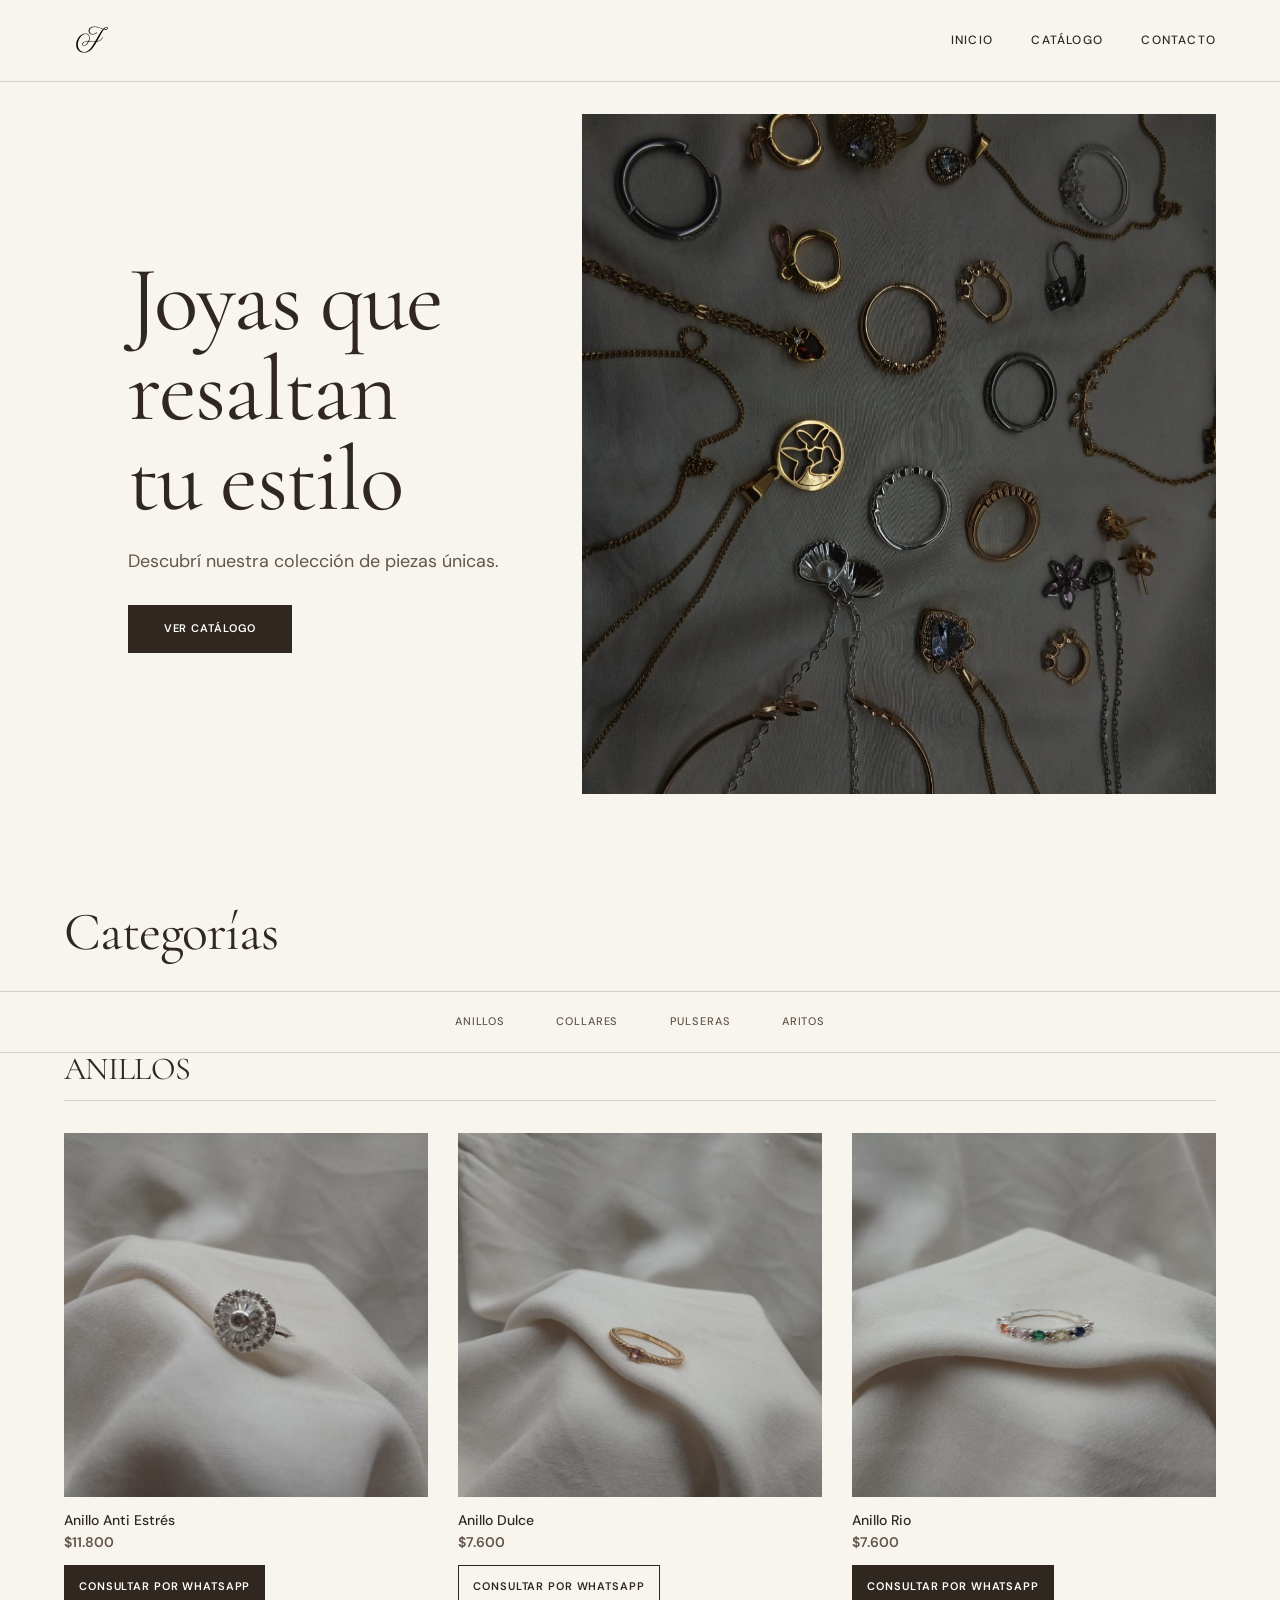
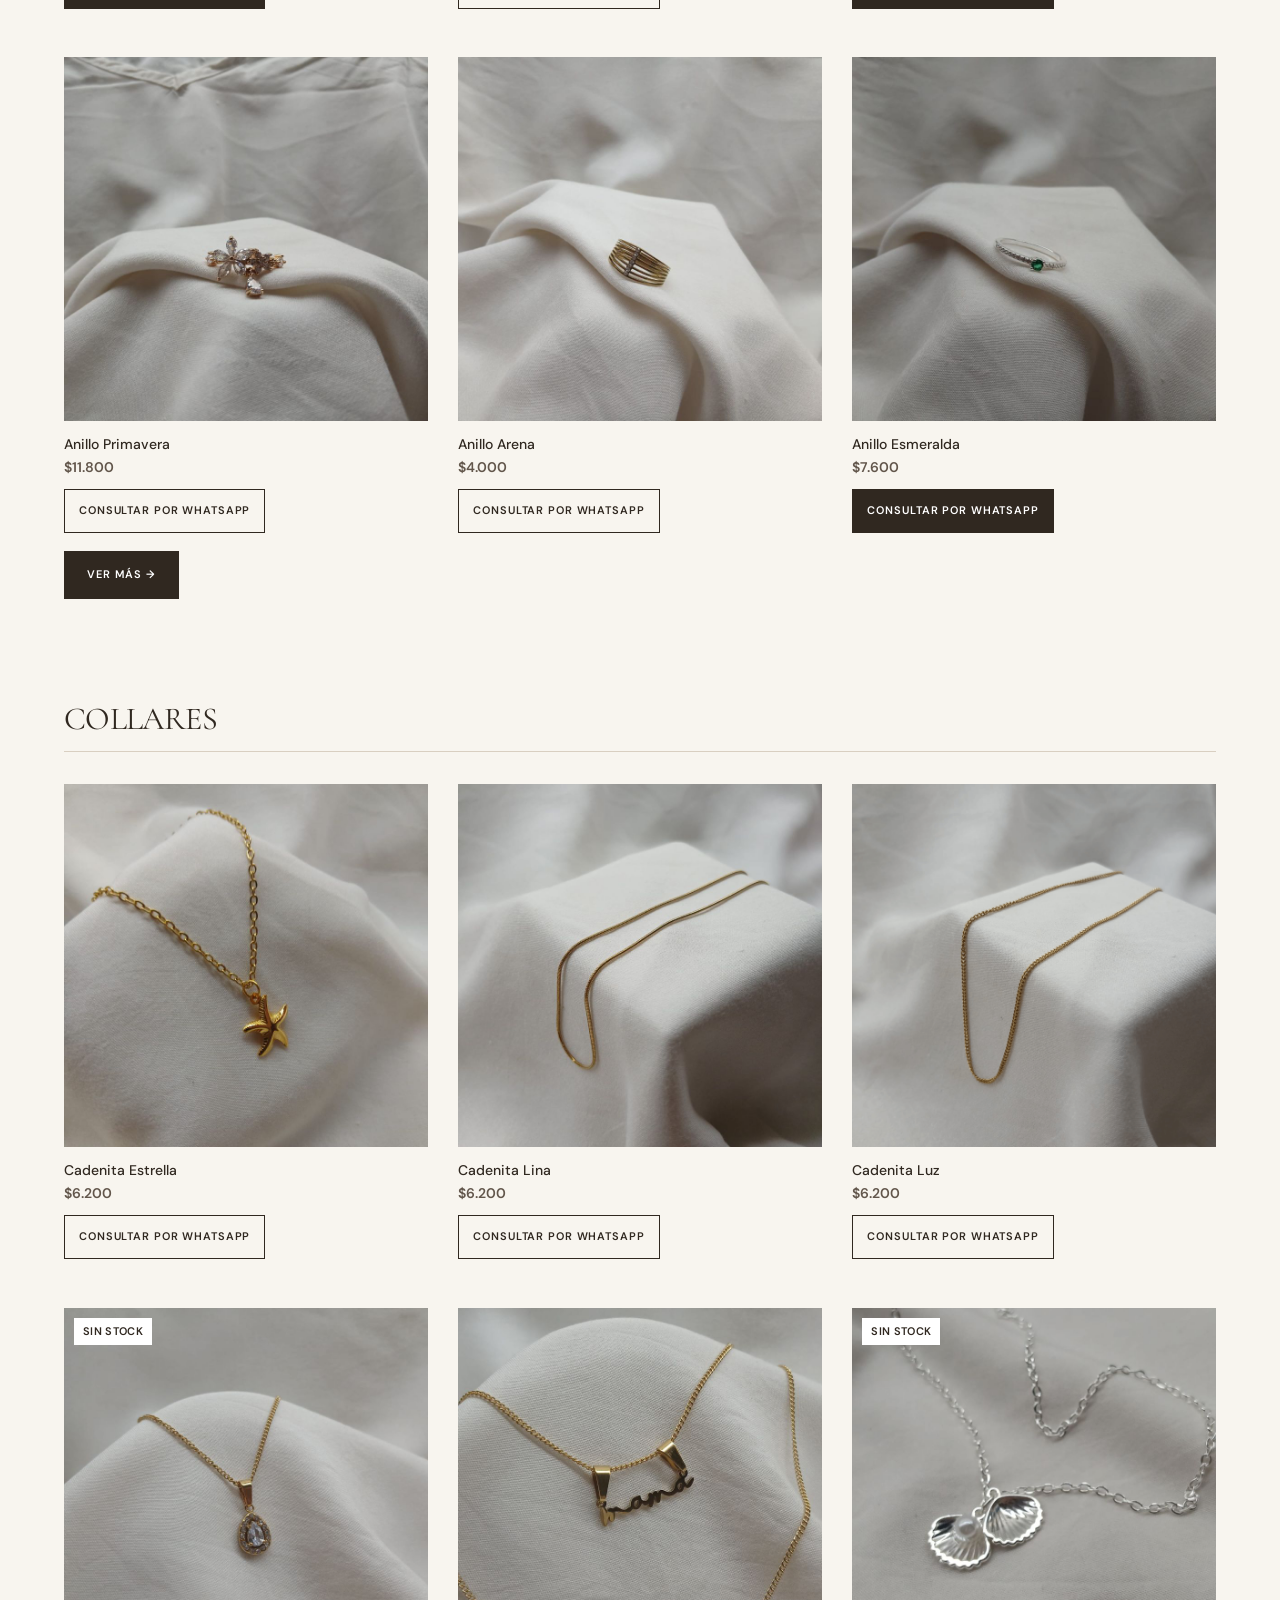
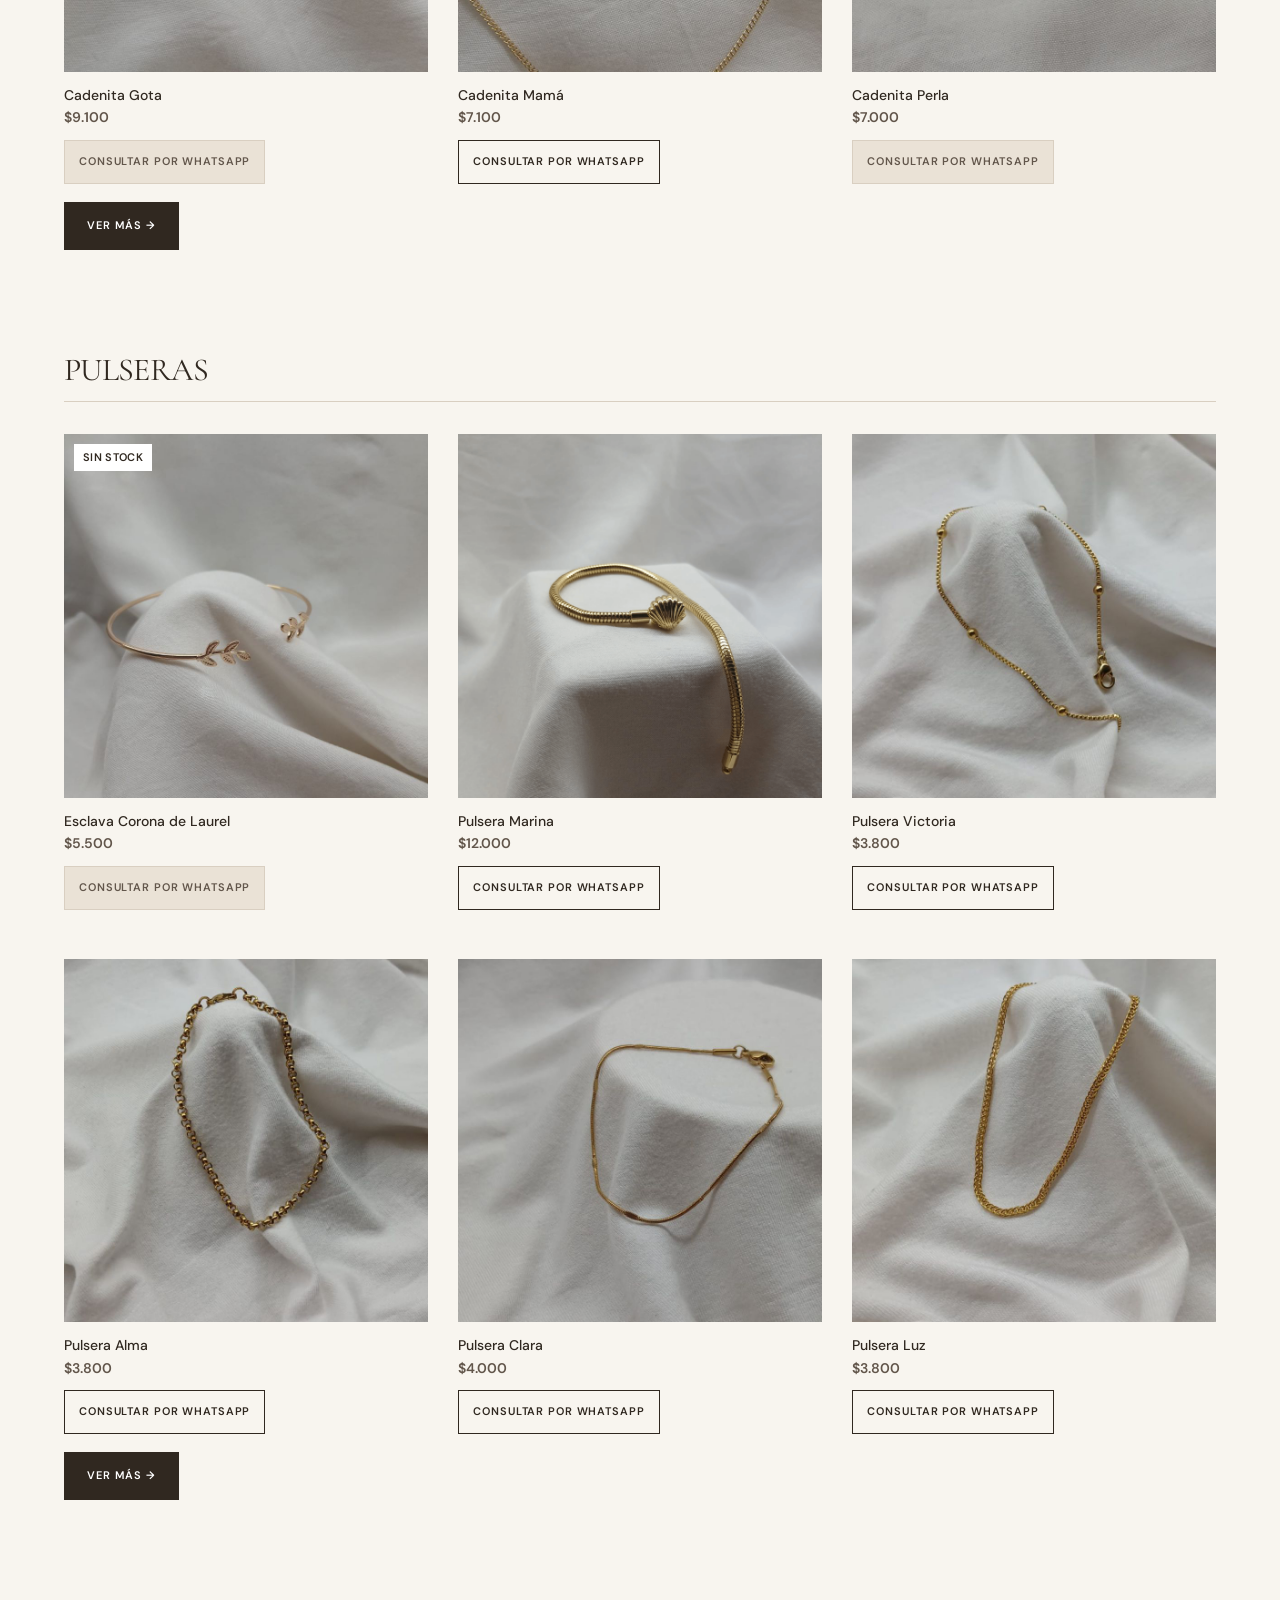
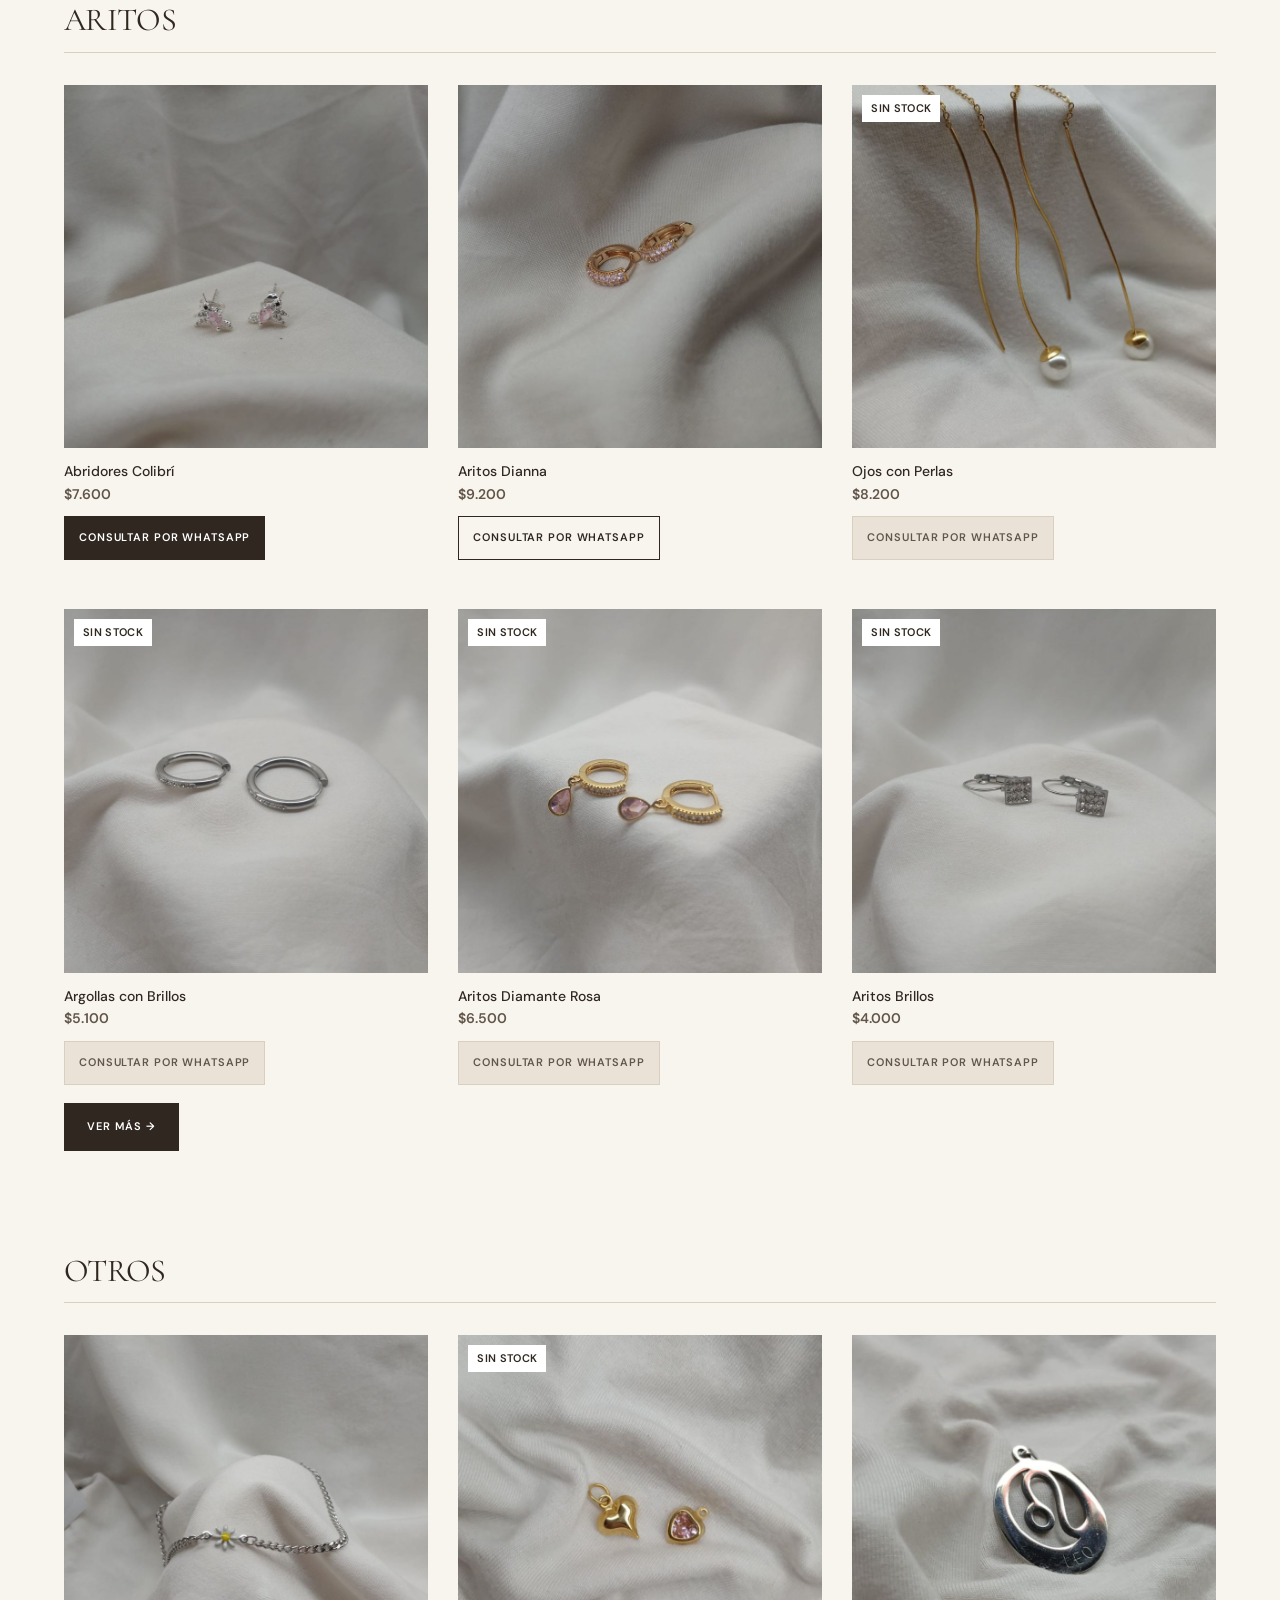
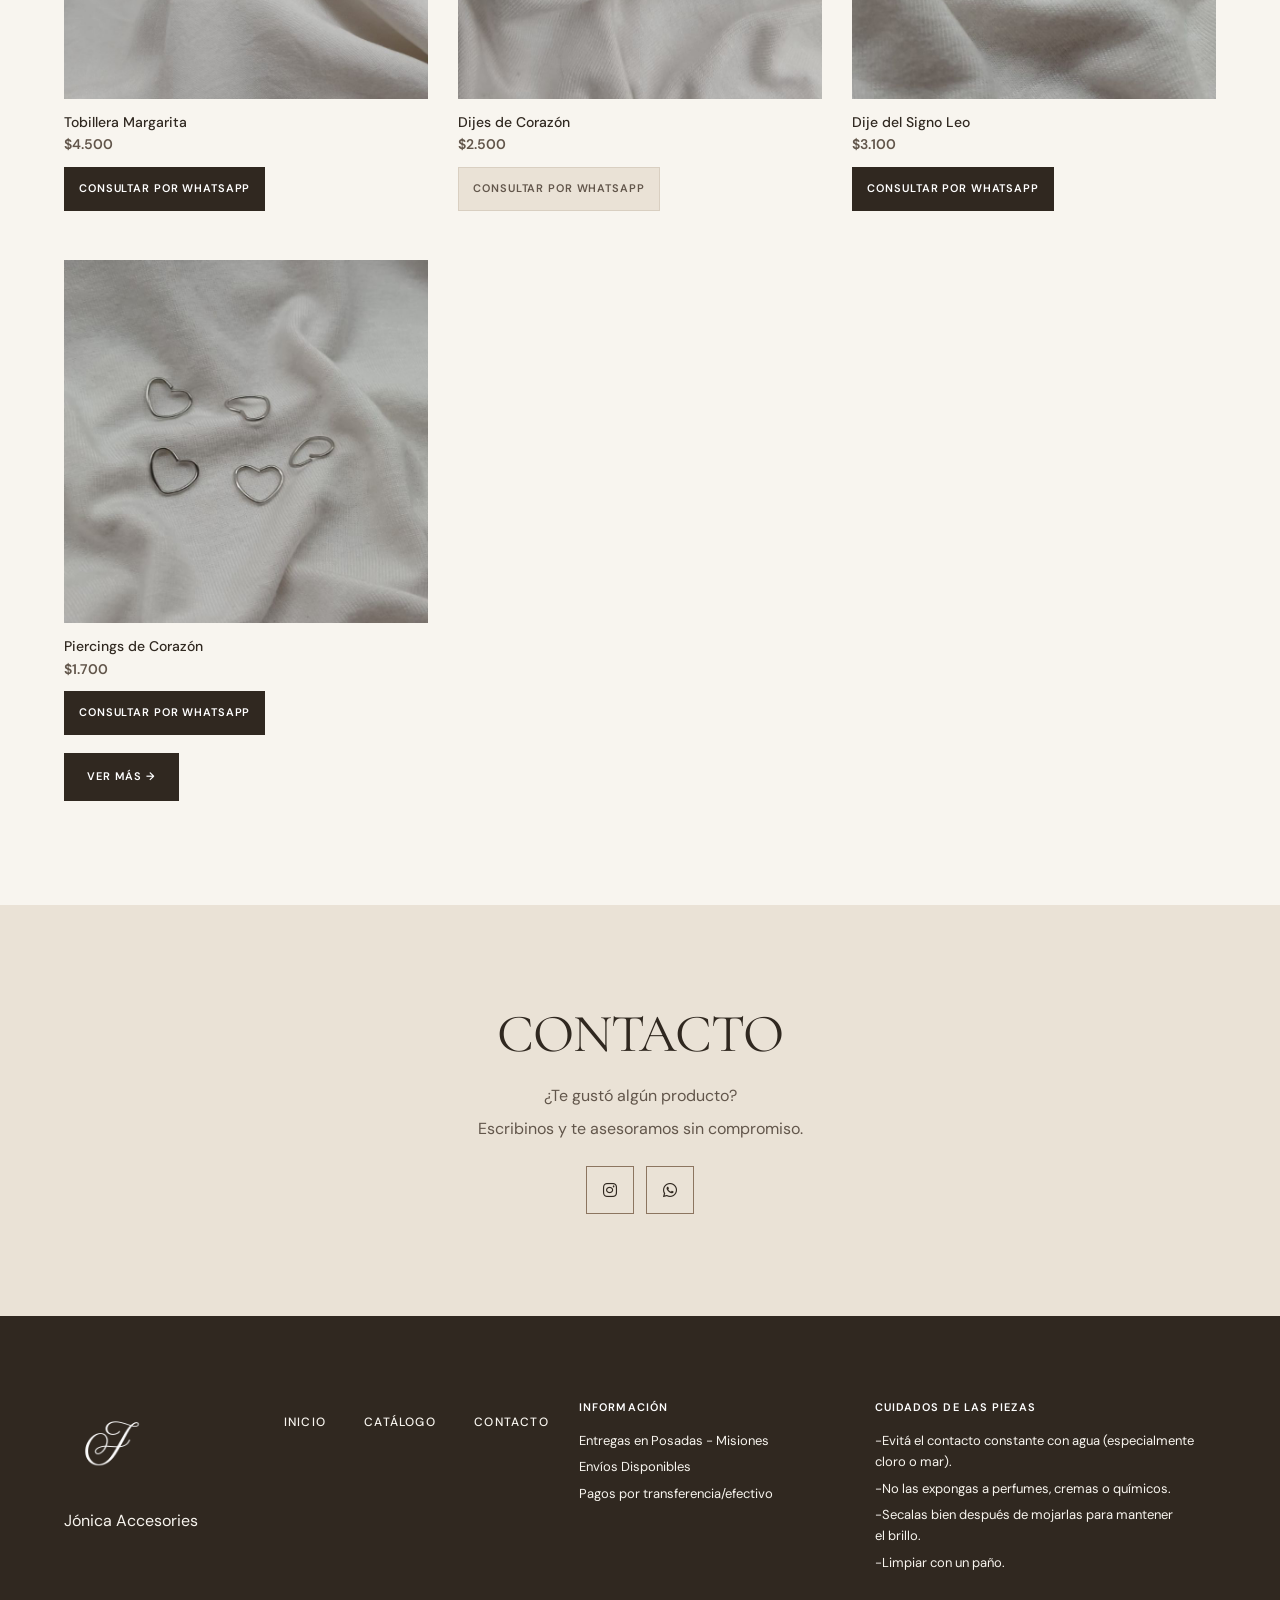
<file: index.html>
<!DOCTYPE html>
<html lang="es" data-type="product">

<head>
    <meta charset="UTF-8">
    <meta name="viewport" content="width=device-width, initial-scale=1.0, viewport-fit=cover">
    <meta name="description" content="Jónica Accesories: joyas y accesorios únicos para resaltar tu estilo. Anillos, collares, pulseras y aritos. Consultá precios y disponibilidad por WhatsApp.">
    <meta name="page-type" content="product">
    <meta name="site-kind" content="other">
    <meta property="og:type" content="website">
    <meta property="og:site_name" content="Jónica Accesories">
    <meta property="og:title" content="Jónica Accesories | Joyas que resaltan tu estilo">
    <meta property="og:description" content="Jónica Accesories: joyas y accesorios únicos para resaltar tu estilo. Anillos, collares, pulseras y aritos. Consultá precios y disponibilidad por WhatsApp.">
    <meta property="og:locale" content="es_AR">
    <link rel="stylesheet" href="style.css">
    <script src="animaciones.js" defer></script>
    <link rel="stylesheet" href="https://cdnjs.cloudflare.com/ajax/libs/font-awesome/6.5.0/css/all.min.css">
    <link rel="shortcut icon" href="media/Letra caligráfica _J_ elegante 400.png" type="image/x-icon">
    <script src="script.js" defer></script>
    <link rel="preconnect" href="https://fonts.googleapis.com">
    <link rel="preconnect" href="https://fonts.gstatic.com" crossorigin>
    <link href="https://fonts.googleapis.com/css2?family=Cormorant+Garamond:wght@400;500;600&family=DM+Sans:wght@400;500;600;700&display=swap" rel="stylesheet">
    <title>Jónica Accesories</title>
</head>


<body>
    <a class="skip-link" href="#top">Saltar al contenido</a>
    <!-- Taste: producto físico, fotografía real, composición editorial y paleta/tipografías definidas por el brief. -->
    <header class="site-header">
        <a class="brand-mark" href="#top" aria-label="Jónica, inicio"><img src="media/Letra caligráfica _J_ elegante 400.png" alt="Jónica" width="56" height="56"></a>
        <nav id="navbar" aria-label="Navegación principal">
            <button type="button" class="menu-toggle" aria-label="Abrir menú" aria-expanded="false" aria-controls="menu-principal">
                <span></span>
                <span></span>
                <span></span>
            </button>
            <ul id="menu-principal">
                <li><a href="#top">Inicio</a></li>
                <li><a href="catalogo.html">Catálogo</a></li>
                <li><a href="#contacto">Contacto</a></li>
            </ul>
        </nav>
    </header>
    <main id="top">
        <section class="hero editorial-hero" aria-labelledby="home-title">
            <div class="hero-copy">
                <h1 id="home-title">Joyas que resaltan tu estilo</h1>
                <p>Descubrí nuestra colección de piezas únicas.</p>
                <a href="catalogo.html" class="btn">Ver catálogo</a>
            </div>
            <div class="hero-image">
                <img src="media/hero4.jpeg" alt="Collares dispuestos sobre una tela clara" width="1200" height="1600" fetchpriority="high" decoding="async">
            </div>
        </section>

    <h2 id="categorias-title" class="section-title">Categorías</h2>



    <nav class="categorias-nav" aria-label="Categorías de productos">
        <a href="#anillos-section">Anillos</a>
        <a href="#collares-section">Collares</a>
        <a href="#pulseras-section">Pulseras</a>
        <a href="#aros-section">Aritos</a>
    </nav>



    <section id="categorias" aria-labelledby="categorias-title">
        <article id="anillos-section" class="categoria">

            <h3>ANILLOS</h3>

            <div class="productos-grid">

                <div class="productos-card">
                    <img src="media/anillo anti estres.jpg" alt="Anillo Anti Estrés" loading="lazy" decoding="async">
                    <div class="producto-info">
                        <p>Anillo Anti Estrés</p>
                        <p>$11.800</p>
                    </div>
                    <a
                        href="https://wa.me/5493764586278?text=Hola%21%20Me%20encantó%20el%20anillo%20Anti%20Estrés%20¿c%C3%B3mo%20puedo%20hacer?">
                        Consultar por WhatsApp
                    </a>
                    <span class="badge">Sin stock</span>
                    <span class="badge2">Oferta</span>
                </div>

                <div class="productos-card">
                    <img src="media/anillo dulce.jpg" alt="Anillo Dulce" loading="lazy" decoding="async">
                    <div class="producto-info">
                        <p>Anillo Dulce</p>
                        <p>$7.600</p>
                    </div>
                    <a href="https://wa.me/5493764586278?text=Hola%21%20Me%20encantó%20el%20anillo%20Dulce%20¿c%C3%B3mo%20puedo%20hacer?"
                        class="gold">
                        Consultar por WhatsApp
                    </a>
                    <span class="badge">Sin stock</span>
                    <span class="badge2">Oferta</span>
                </div>

                <div class="productos-card">
                    <img src="media/anillo rio.jpg" alt="Anillo Rio" loading="lazy" decoding="async">
                    <div class="producto-info">
                        <p>Anillo Rio</p>
                        <p>$7.600</p>
                    </div>
                    <a
                        href="https://wa.me/5493764586278?text=Hola%21%20Me%20encantó%20el%20anillo%20Rio%20¿c%C3%B3mo%20puedo%20hacer?">
                        Consultar por WhatsApp
                    </a>
                    <span class="badge">Sin stock</span>
                    <span class="badge2">Oferta</span>
                </div>

                <div class="productos-card">
                    <img loading="lazy" decoding="async" src="media/anillo primavera.jpg" alt="Anillo Primavera">
                    <div class="producto-info">
                        <p>Anillo Primavera</p>
                        <p>$11.800</p>
                    </div>
                    <a href="https://wa.me/5493764586278?text=Hola%21%20Me%20encantó%20el%20anillo%20Primavera%20¿c%C3%B3mo%20puedo%20hacer?"
                        class="gold">
                        Consultar por WhatsApp
                    </a>
                    <span class="badge">Sin stock</span>
                    <span class="badge2">Oferta</span>
                </div>

                <div class="productos-card">
                    <img loading="lazy" decoding="async" src="media/anillo arena.jpg" alt="Anillo Arena">
                    <div class="producto-info">
                        <p>Anillo Arena</p>
                        <p>$4.000</p>
                    </div>
                    <a href="https://wa.me/5493764586278?text=Hola%21%20Me%20encantó%20el%20anillo%20Arena%20¿c%C3%B3mo%20puedo%20hacer?"
                        class="gold">
                        Consultar por WhatsApp
                    </a>
                    <span class="badge">Sin stock</span>
                    <span class="badge2">Oferta</span>
                </div>

                <div class="productos-card">
                    <img loading="lazy" decoding="async" src="media/anillo esmeralda.jpg" alt="Anillo Esmeralda">
                    <div class="producto-info">
                        <p>Anillo Esmeralda</p>
                        <p>$7.600</p>
                    </div>
                    <a
                        href="https://wa.me/5493764586278?text=Hola%21%20Me%20encantó%20el%20anillo%20Esmeralda%20¿c%C3%B3mo%20puedo%20hacer?">
                        Consultar por WhatsApp
                    </a>
                    <span class="badge">Sin stock</span>
                    <span class="badge2">Oferta</span>
                </div>
            </div>
            <a href="catalogo.html" class="btn-ver-mas">Ver más →</a>
        </article>


        <article id="collares-section" class="categoria">

            <h3>COLLARES</h3>

            <div class="productos-grid">


                <div class="productos-card">
                    <img loading="lazy" decoding="async" src="media/cadenita estrella.jpg" alt="Cadenita Estrella">
                    <div class="producto-info">
                        <p>Cadenita Estrella</p>
                        <p>$6.200</p>
                    </div>
                    <a href="https://wa.me/5493764586278?text=Hola%21%20Me%20encantó%20la%20Cadenita%20Estrella%20¿c%C3%B3mo%20puedo%20hacer?"
                        class="gold">
                        Consultar por WhatsApp
                    </a>
                    <span class="badge">Sin stock</span>
                    <span class="badge2">Oferta</span>
                </div>

                <div class="productos-card">
                    <img loading="lazy" decoding="async" src="media/cadenita lina.jpg" alt="Cadenita Lina">
                    <div class="producto-info">
                        <p>Cadenita Lina</p>
                        <p>$6.200</p>
                    </div>
                    <a href="https://wa.me/5493764586278?text=Hola%21%20Me%20encantó%20la%20Cadenita%20Lina%20¿c%C3%B3mo%20puedo%20hacer?"
                        class="gold">
                        Consultar por WhatsApp
                    </a>
                    <span class="badge">Sin stock</span>
                    <span class="badge2">Oferta</span>
                </div>

                <div class="productos-card">
                    <img loading="lazy" decoding="async" src="media/cadenita luz.png" alt="Cadenita Luz">
                    <div class="producto-info">
                        <p>Cadenita Luz</p>
                        <p>$6.200</p>
                    </div>
                    <a href="https://wa.me/5493764586278?text=Hola%21%20Me%20encantó%20la%20Cadenita%20Luz%20¿c%C3%B3mo%20puedo%20hacer?"
                        class="gold">
                        Consultar por WhatsApp
                    </a>
                    <span class="badge">Sin stock</span>
                    <span class="badge2">Oferta</span>
                </div>

                <div class="productos-card sin-stock">
                    <img loading="lazy" decoding="async" src="media/cadenita gota.jpg" alt="Cadenita Gota">
                    <div class="producto-info">
                        <p>Cadenita Gota</p>
                        <p>$9.100</p>
                    </div>
                    <a tabindex="-1" aria-disabled="true" href="https://wa.me/5493764586278?text=Hola%21%20Me%20encantó%20la%20Cadenita%20Gota%20¿c%C3%B3mo%20puedo%20hacer?"
                        class="gold">
                        Consultar por WhatsApp
                    </a>
                    <span class="badge">Sin stock</span>
                    <span class="badge2">Oferta</span>
                </div>

                <div class="productos-card">
                    <img loading="lazy" decoding="async" src="media/cadenita mama.jpg" alt="Cadenita Mamá">
                    <div class="producto-info">
                        <p>Cadenita Mamá</p>
                        <p>$7.100</p>
                    </div>
                    <a href="https://wa.me/5493764586278?text=Hola%21%20Me%20encantó%20la%20Cadenita%20Mamá%20¿c%C3%B3mo%20puedo%20hacer?"
                        class="gold">
                        Consultar por WhatsApp
                    </a>
                    <span class="badge">Sin stock</span>
                    <span class="badge2">Oferta</span>
                </div>

                <div class="productos-card sin-stock">
                    <img loading="lazy" decoding="async" src="media/cadenita perla.jpg" alt="Cadenita Perla">
                    <div class="producto-info">
                        <p>Cadenita Perla</p>
                        <p>$7.000</p>
                    </div>
                    <a tabindex="-1" aria-disabled="true"
                        href="https://wa.me/5493764586278?text=Hola%21%20Me%20encantó%20la%20Cadenita%20Perla%20¿c%C3%B3mo%20puedo%20hacer?">
                        Consultar por WhatsApp
                    </a>
                    <span class="badge">Sin stock</span>
                    <span class="badge2">Oferta</span>
                </div>

            </div>
            <a href="catalogo.html" class="btn-ver-mas">Ver más →</a>
        </article>


        <article id="pulseras-section" class="categoria">

            <h3>PULSERAS</h3>

            <div class="productos-grid">


                <div class="productos-card sin-stock">
                    <img loading="lazy" decoding="async" src="media/Esclava Corona de Laurel.jpg" alt="Esclava Corona de Laurel">
                    <div class="producto-info">
                        <p>Esclava Corona de Laurel</p>
                        <p>$5.500</p>
                    </div>
                    <a tabindex="-1" aria-disabled="true" href="https://wa.me/5493764586278?text=Hola%21%20Me%20encantó%20la%20Esclava%20Corona%20de%20Laurel%20¿c%C3%B3mo%20puedo%20hacer?"
                        class="gold">
                        Consultar por WhatsApp
                    </a>
                    <span class="badge">Sin stock</span>
                    <span class="badge2">Oferta</span>
                </div>

                <div class="productos-card">
                    <img loading="lazy" decoding="async" src="media/pulsera marina.png" alt="Pulsera Marina">
                    <div class="producto-info">
                        <p>Pulsera Marina</p>
                        <p>$12.000</p>
                    </div>
                    <a href="https://wa.me/5493764586278?text=Hola%21%20Me%20encantó%20la%20Pulsera%20Marina%20¿c%C3%B3mo%20puedo%20hacer?"
                        class="gold">
                        Consultar por WhatsApp
                    </a>
                    <span class="badge">Sin stock</span>
                    <span class="badge2">Oferta</span>
                </div>

                <div class="productos-card">
                    <img loading="lazy" decoding="async" src="media/pulsera-victoria-dorada.jpg" alt="Pulsera Victoria">
                    <div class="producto-info">
                        <p>Pulsera Victoria</p>
                        <p>$3.800</p>
                    </div>
                    <a href="https://wa.me/5493764586278?text=Hola%21%20Me%20encantó%20la%20Pulsera%20Victoria%20¿c%C3%B3mo%20puedo%20hacer?"
                        class="gold">
                        Consultar por WhatsApp
                    </a>
                    <span class="badge">Sin stock</span>
                    <span class="badge2">Oferta</span>
                </div>

                <div class="productos-card">
                    <img loading="lazy" decoding="async" src="media/pulsera-alma-dorada.jpg" alt="Pulsera Alma">
                    <div class="producto-info">
                        <p>Pulsera Alma</p>
                        <p>$3.800</p>
                    </div>
                    <a href="https://wa.me/5493764586278?text=Hola%21%20Me%20encantó%20la%20Pulsera%20Alma%20¿c%C3%B3mo%20puedo%20hacer?"
                        class="gold">
                        Consultar por WhatsApp
                    </a>
                    <span class="badge">Sin stock</span>
                    <span class="badge2">Oferta</span>
                </div>

                <div class="productos-card">
                    <img loading="lazy" decoding="async" src="media/pulsera-clara-dorada.jpg" alt="Pulsera Clara">
                    <div class="producto-info">
                        <p>Pulsera Clara</p>
                        <p>$4.000</p>
                    </div>
                    <a href="https://wa.me/5493764586278?text=Hola%21%20Me%20encantó%20la%20Pulsera%20Clara%20¿c%C3%B3mo%20puedo%20hacer?"
                        class="gold">
                        Consultar por WhatsApp
                    </a>
                    <span class="badge">Sin stock</span>
                    <span class="badge2">Oferta</span>
                </div>

                <div class="productos-card">
                    <img loading="lazy" decoding="async" src="media/pulsera-luz-dorada.jpg" alt="Pulsera Luz">
                    <div class="producto-info">
                        <p>Pulsera Luz</p>
                        <p>$3.800</p>
                    </div>
                    <a href="https://wa.me/5493764586278?text=Hola%21%20Me%20encantó%20la%20Pulsera%20Luz%20¿c%C3%B3mo%20puedo%20hacer?"
                        class="gold">
                        Consultar por WhatsApp
                    </a>
                    <span class="badge">Sin stock</span>
                    <span class="badge2">Oferta</span>
                </div>


            </div>
            <a href="catalogo.html" class="btn-ver-mas">Ver más →</a>
        </article>

        <article id="aros-section" class="categoria">

            <h3>ARITOS</h3>

            <div class="productos-grid">

                <div class="productos-card">
                    <img loading="lazy" decoding="async" src="media/abridores colibri.jpg" alt="Abridores Colibrí">
                    <div class="producto-info">
                        <p>Abridores Colibrí</p>
                        <p>$7.600</p>
                    </div>
                    <a
                        href="https://wa.me/5493764586278?text=Hola%21%20Me%20encantaron%20los%20Abridores%20Colibrí%20¿c%C3%B3mo%20puedo%20hacer?">
                        Consultar por WhatsApp
                    </a>
                    <span class="badge">Sin stock</span>
                    <span class="badge2">Oferta</span>
                </div>



                <div class="productos-card">
                    <img loading="lazy" decoding="async" src="media/aros dianna.jpg" alt="Aritos Dianna">
                    <div class="producto-info">
                        <p>Aritos Dianna</p>
                        <p>$9.200</p>
                    </div>
                    <a href="https://wa.me/5493764586278?text=Hola%21%20Me%20encantaron%20los%20Aritos%20Dianna%20¿c%C3%B3mo%20puedo%20hacer?"
                        class="gold">
                        Consultar por WhatsApp
                    </a>
                    <span class="badge">Sin stock</span>
                    <span class="badge2">Oferta</span>
                </div>

                <div class="productos-card sin-stock">
                    <img loading="lazy" decoding="async" src="media/aros-perlas-dorados.jpg" alt="Aros con Perlas Dorados">
                    <div class="producto-info">
                        <p>Ojos con Perlas</p>
                        <p>$8.200</p>
                    </div>
                    <a tabindex="-1" aria-disabled="true" href="https://wa.me/5493764586278?text=Hola%21%20Me%20encantaron%20los%20Ojos%20con%20Perlas%20¿c%C3%B3mo%20puedo%20hacer?"
                        class="gold">
                        Consultar por WhatsApp
                    </a>
                    <span class="badge">Sin stock</span>
                    <span class="badge2">Oferta</span>
                </div>

                <div class="productos-card sin-stock">
                    <img loading="lazy" decoding="async" src="media/argolla con brillos.jpg" alt="Argollas con Brillos">
                    <div class="producto-info">
                        <p>Argollas con Brillos</p>
                        <p>$5.100</p>
                    </div>
                    <a tabindex="-1" aria-disabled="true"
                        href="https://wa.me/5493764586278?text=Hola%21%20Me%20encantaron%20las%20Argollas%20con%20Brillos%20¿c%C3%B3mo%20puedo%20hacer?">
                        Consultar por WhatsApp
                    </a>
                    <span class="badge">Sin stock</span>
                    <span class="badge2">Oferta</span>
                </div>

                <div class="productos-card sin-stock">
                    <img loading="lazy" decoding="async" src="media/Aritos Diamante Rosa.jpg" alt="Aritos Diamante Rosa">
                    <div class="producto-info">
                        <p>Aritos Diamante Rosa</p>
                        <p>$6.500</p>
                    </div>
                    <a tabindex="-1" aria-disabled="true" href="https://wa.me/5493764586278?text=Hola%21%20Me%20encantaron%20los%20Aritos%20Diamante%20Rosa%20¿c%C3%B3mo%20puedo%20hacer?"
                        class="gold">
                        Consultar por WhatsApp
                    </a>
                    <span class="badge">Sin stock</span>
                    <span class="badge2">Oferta</span>
                </div>

                <div class="productos-card sin-stock">
                    <img loading="lazy" decoding="async" src="media/aros cuadrados con brillos.jpg" alt="Aritos Brillos">
                    <div class="producto-info">
                        <p>Aritos Brillos</p>
                        <p>$4.000</p>
                    </div>
                    <a tabindex="-1" aria-disabled="true"
                        href="https://wa.me/5493764586278?text=Hola%21%20Me%20encantaron%20los%20Aritos%20Brillos%20¿c%C3%B3mo%20puedo%20hacer?">
                        Consultar por WhatsApp
                    </a>
                    <span class="badge">Sin stock</span>
                    <span class="badge2">Oferta</span>
                </div>
            </div>
            <a href="catalogo.html" class="btn-ver-mas">Ver más →</a>
        </article>



        <article class="categoria">

            <h3>OTROS</h3>

            <div class="productos-grid">

                <div class="productos-card">
                    <img loading="lazy" decoding="async" src="media/Tobillera Margarita.jpg" alt="Tobillera Margarita">
                    <div class="producto-info">
                        <p>Tobillera Margarita</p>
                        <p>$4.500</p>
                    </div>
                    <a
                        href="https://wa.me/5493764586278?text=Hola%21%20Me%20encantó%20la%20Tobillera%20Margarita%20Dorados%20¿c%C3%B3mo%20puedo%20hacer?">
                        Consultar por WhatsApp
                    </a>
                    <span class="badge">Sin stock</span>
                    <span class="badge2">Oferta</span>
                </div>


                <div class="productos-card sin-stock">
                    <img loading="lazy" decoding="async" src="media/dijes corazon.jpg" alt="Dijes de Corazón">
                    <div class="producto-info">
                        <p>Dijes de Corazón</p>
                        <p>$2.500</p>
                    </div>
                    <a tabindex="-1" aria-disabled="true" href="https://wa.me/5493764586278?text=Hola%21%20Me%20encantaron%20los%20Dijes%20de%20Corazón%20Dorados%20¿c%C3%B3mo%20puedo%20hacer?"
                        class="gold">
                        Consultar por WhatsApp
                    </a>
                    <span class="badge">Sin stock</span>
                    <span class="badge2">Oferta</span>
                </div>



                <div class="productos-card">
                    <img loading="lazy" decoding="async" src="media/dije-signo-leo.jpg" alt="Dije del Signo Leo">
                    <div class="producto-info">
                        <p>Dije del Signo Leo</p>
                        <p>$3.100</p>
                    </div>
                    <a
                        href="https://wa.me/5493764586278?text=Hola%21%20Me%20encantó%20el%20Dije%20del%20Signo%20Leo%20¿c%C3%B3mo%20puedo%20hacer?">
                        Consultar por WhatsApp
                    </a>
                    <span class="badge">Sin stock</span>
                    <span class="badge2">Oferta</span>
                </div>

                <div class="productos-card">
                    <img loading="lazy" decoding="async" src="media/piercings-corazon.jpg" alt="Piercings de Corazón">
                    <div class="producto-info">
                        <p>Piercings de Corazón</p>
                        <p>$1.700</p>
                    </div>
                    <a
                        href="https://wa.me/5493764586278?text=Hola%21%20Me%20encantaron%20los%20Piercings%20de%20Corazón%20¿c%C3%B3mo%20puedo%20hacer?">
                        Consultar por WhatsApp
                    </a>
                    <span class="badge">Sin stock</span>
                    <span class="badge2">Oferta</span>
                </div>

            </div>
            <a href="catalogo.html" class="btn-ver-mas">Ver más →</a>
        </article>

    </section>

    <section id="contacto" class="contact-section" aria-labelledby="contact-title">
        <div class="contact-inner">
        <h2 id="contact-title">CONTACTO</h2>
        <p>
            ¿Te gustó algún producto?
        </p>
        <p>
            Escribinos y te asesoramos sin compromiso.
        </p>
        <div class="botones-contacto">
            <a href="https://www.instagram.com/_jonica.accesories?utm_source=ig_web_button_share_sheet&igsh=ZDNlZDc0MzIxNw=="
                aria-label="Instagram" class="social-btn">
                <i class="fa-brands fa-instagram"></i>
            </a>

            <a href="https://wa.me/5493764586278" class="social-btn" aria-label="WhatsApp">
                <i class="fa-brands fa-whatsapp"></i>
            </a>


        </div>



        </div>
    </section>
    </main>

<footer id="site-footer">
    <div id="footer-container">

        <div id="footer-marca">
            <img loading="lazy" decoding="async" src="media/Letra _F_ caligráfica elegante 400.png" alt="" role="presentation" width="120px">
            <p><span class="footer-brand-name--desktop">Jónica Accesories</span><span class="footer-brand-name--mobile" hidden>Jónica Accesorios</span></p>
        </div>

        <nav id="footer-navbar" aria-label="Navegación del pie">
            <ul>
                <li><a href="#top">Inicio</a></li>
                <li><a href="catalogo.html">Catálogo</a></li>
                <li><a href="#contacto">Contacto</a></li>
            </ul>
        </nav>

        <div class="footer-info">
            <h3>INFORMACIÓN</h3>
            <div>
                <p>Entregas en Posadas - Misiones</p>
                <p>Envíos Disponibles</p>
                <p>Pagos por transferencia/efectivo</p>
            </div>
        </div>

        <div class="footer-info">
            <h3>CUIDADOS DE LAS PIEZAS</h3>
            <div>
                <p><span class="care-marker" aria-hidden="true">-</span>Evitá el contacto constante con agua (especialmente cloro o mar).</p>
                <p><span class="care-marker" aria-hidden="true">-</span>No las expongas a perfumes, cremas o químicos.</p>
                <p><span class="care-marker" aria-hidden="true">-</span>Secalas bien después de mojarlas para mantener el brillo.</p>
                <p><span class="care-marker" aria-hidden="true">-</span>Limpiar con un paño.</p>
            </div>

        </div>
    </div>


    <div class="footer-bottom">
        <P>
            © 2026 Jónica Accesories - Todos los derechos reservados
        </P>
        <P>
            Diseñado y Desarrollado por <a class="footer-credit-link" href="https://santiagogimenezweb.vercel.app" target="_blank" rel="noopener noreferrer"><strong>Santiago Gimenez</strong></a>.
        </P>
    </div>




</footer>
</body>
</html>
</file>
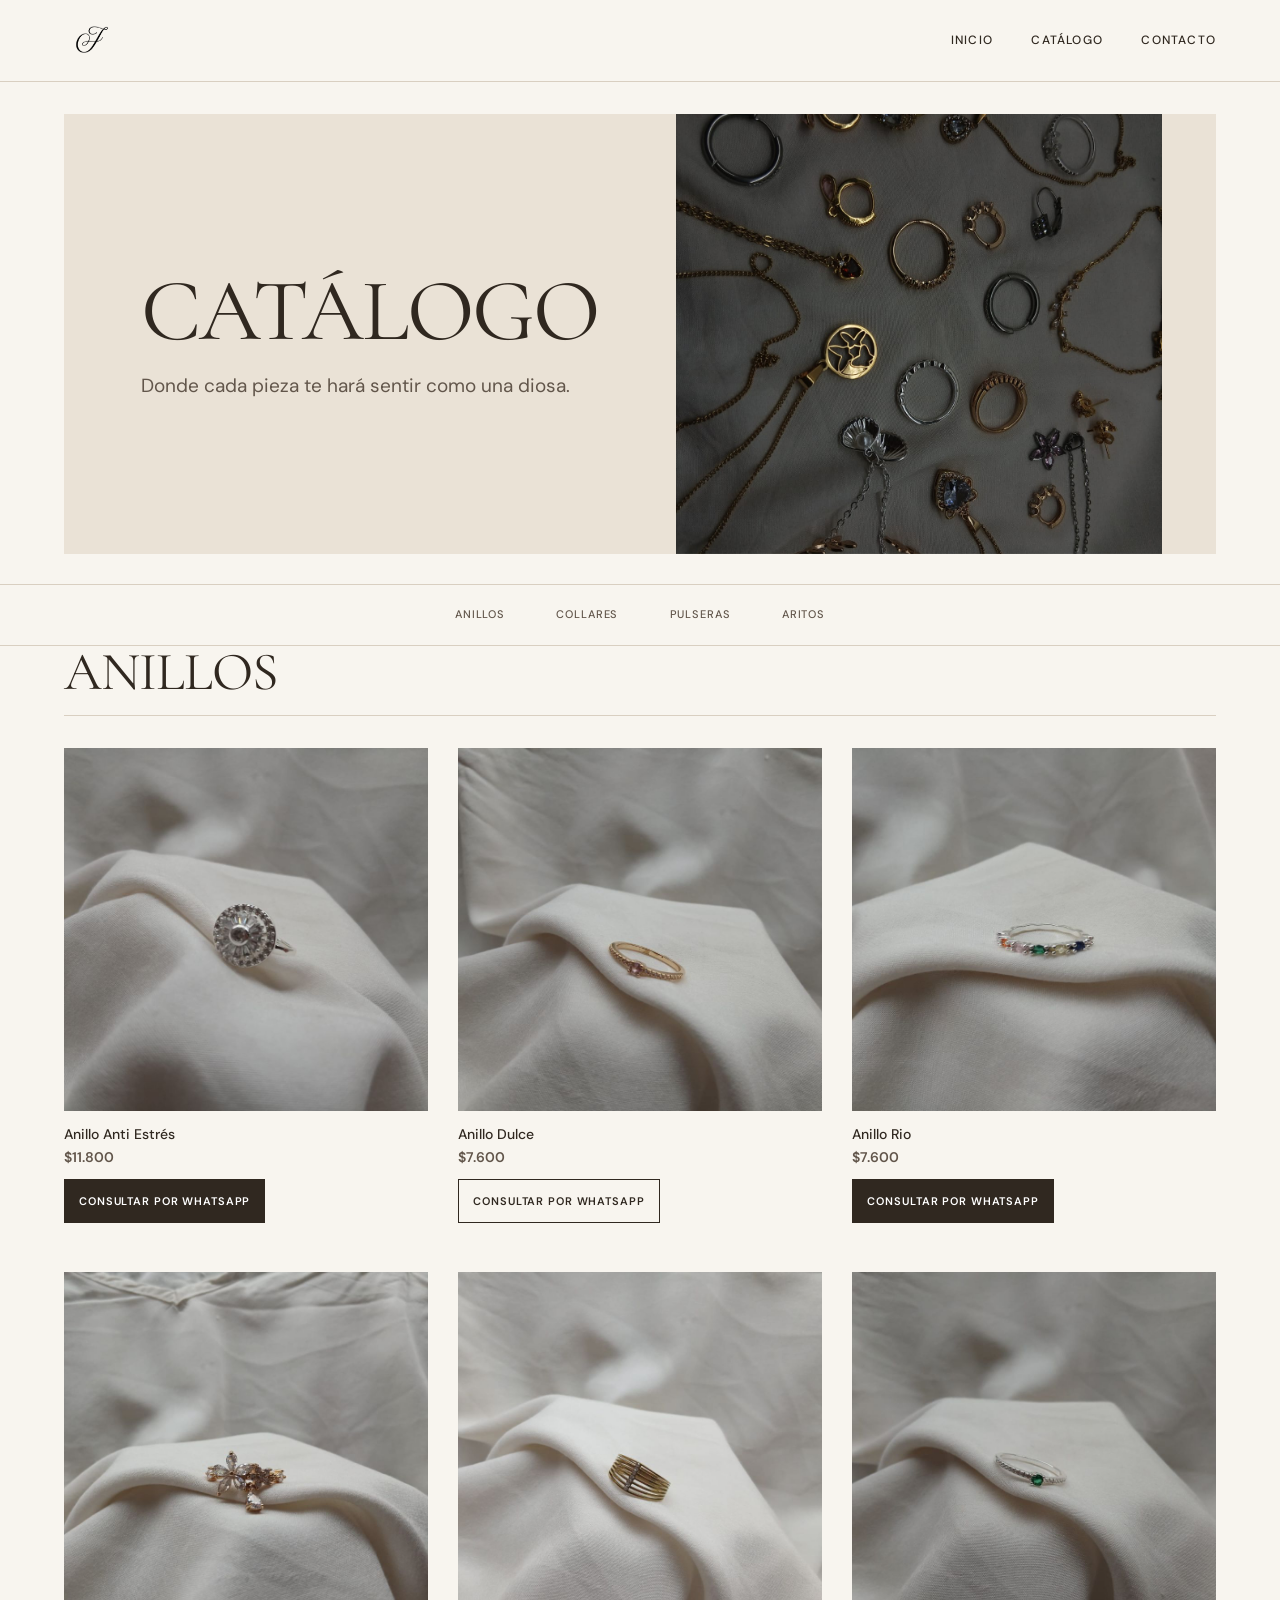
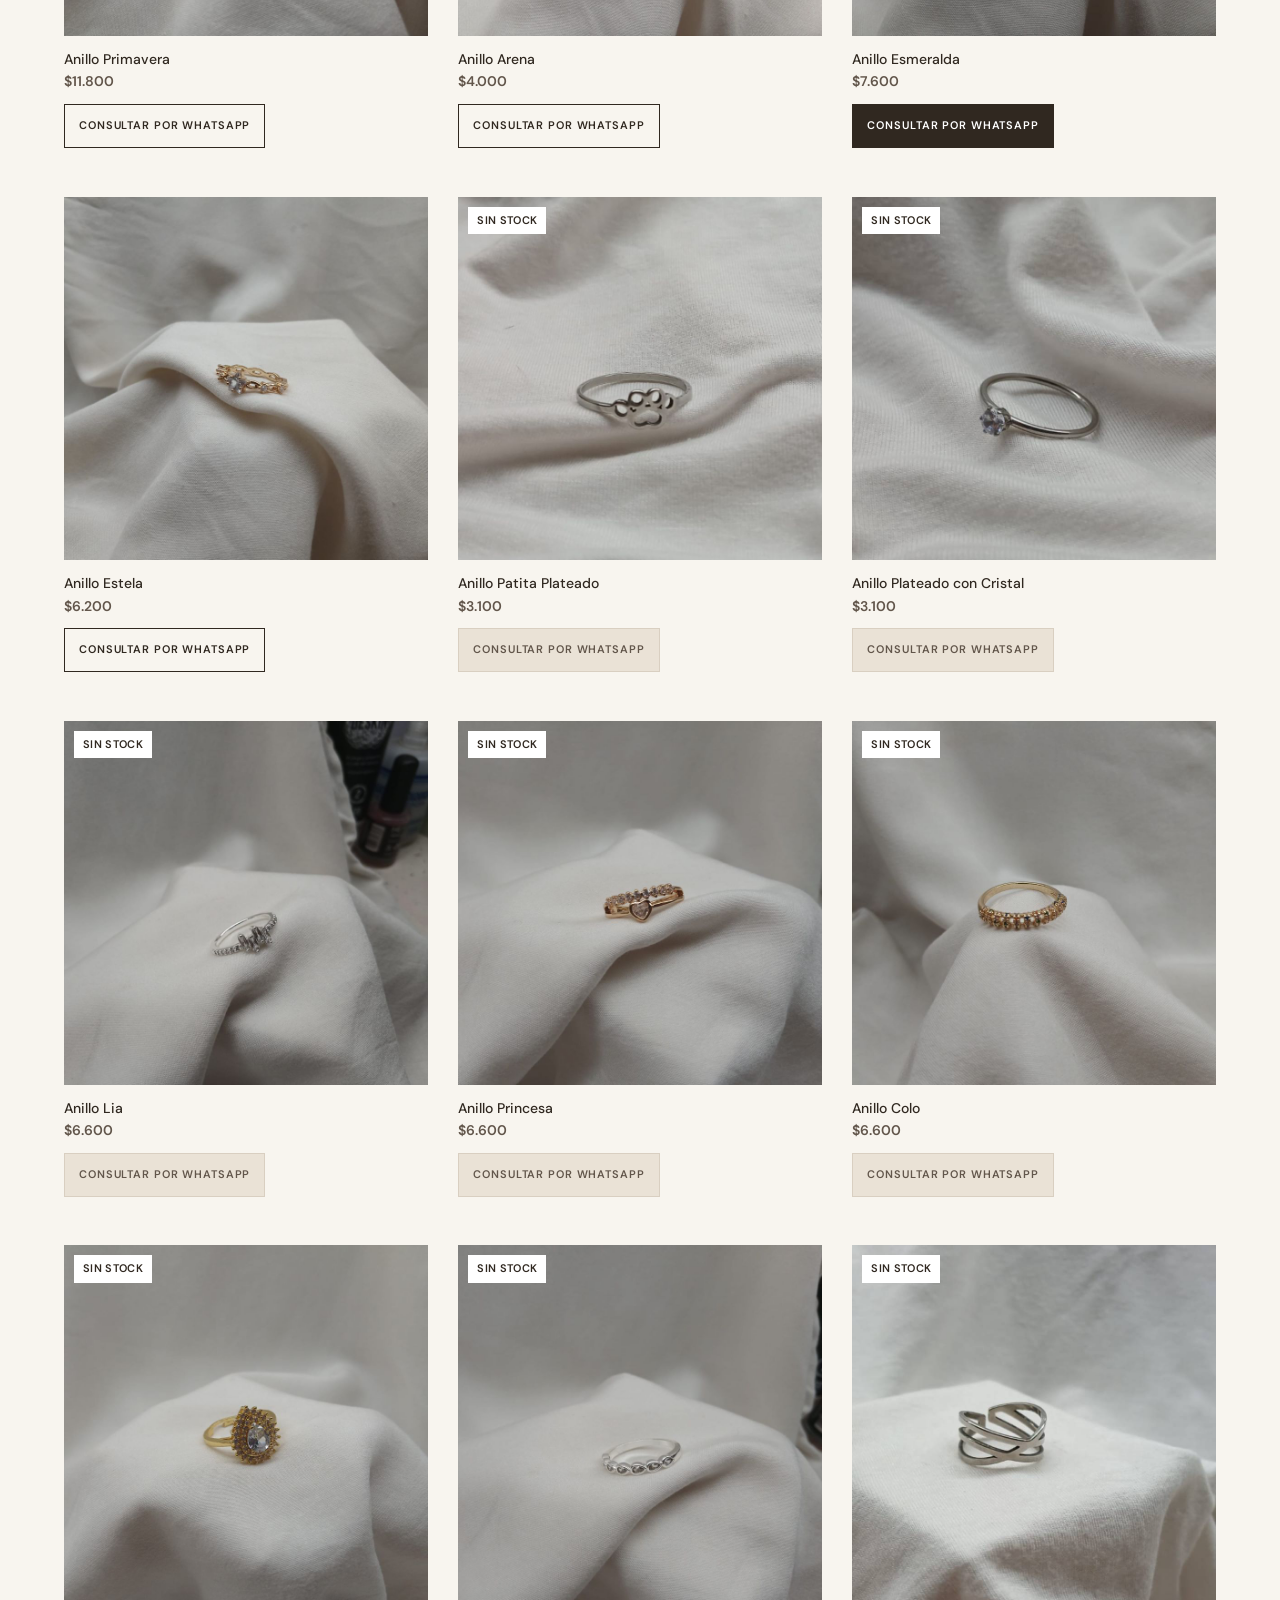
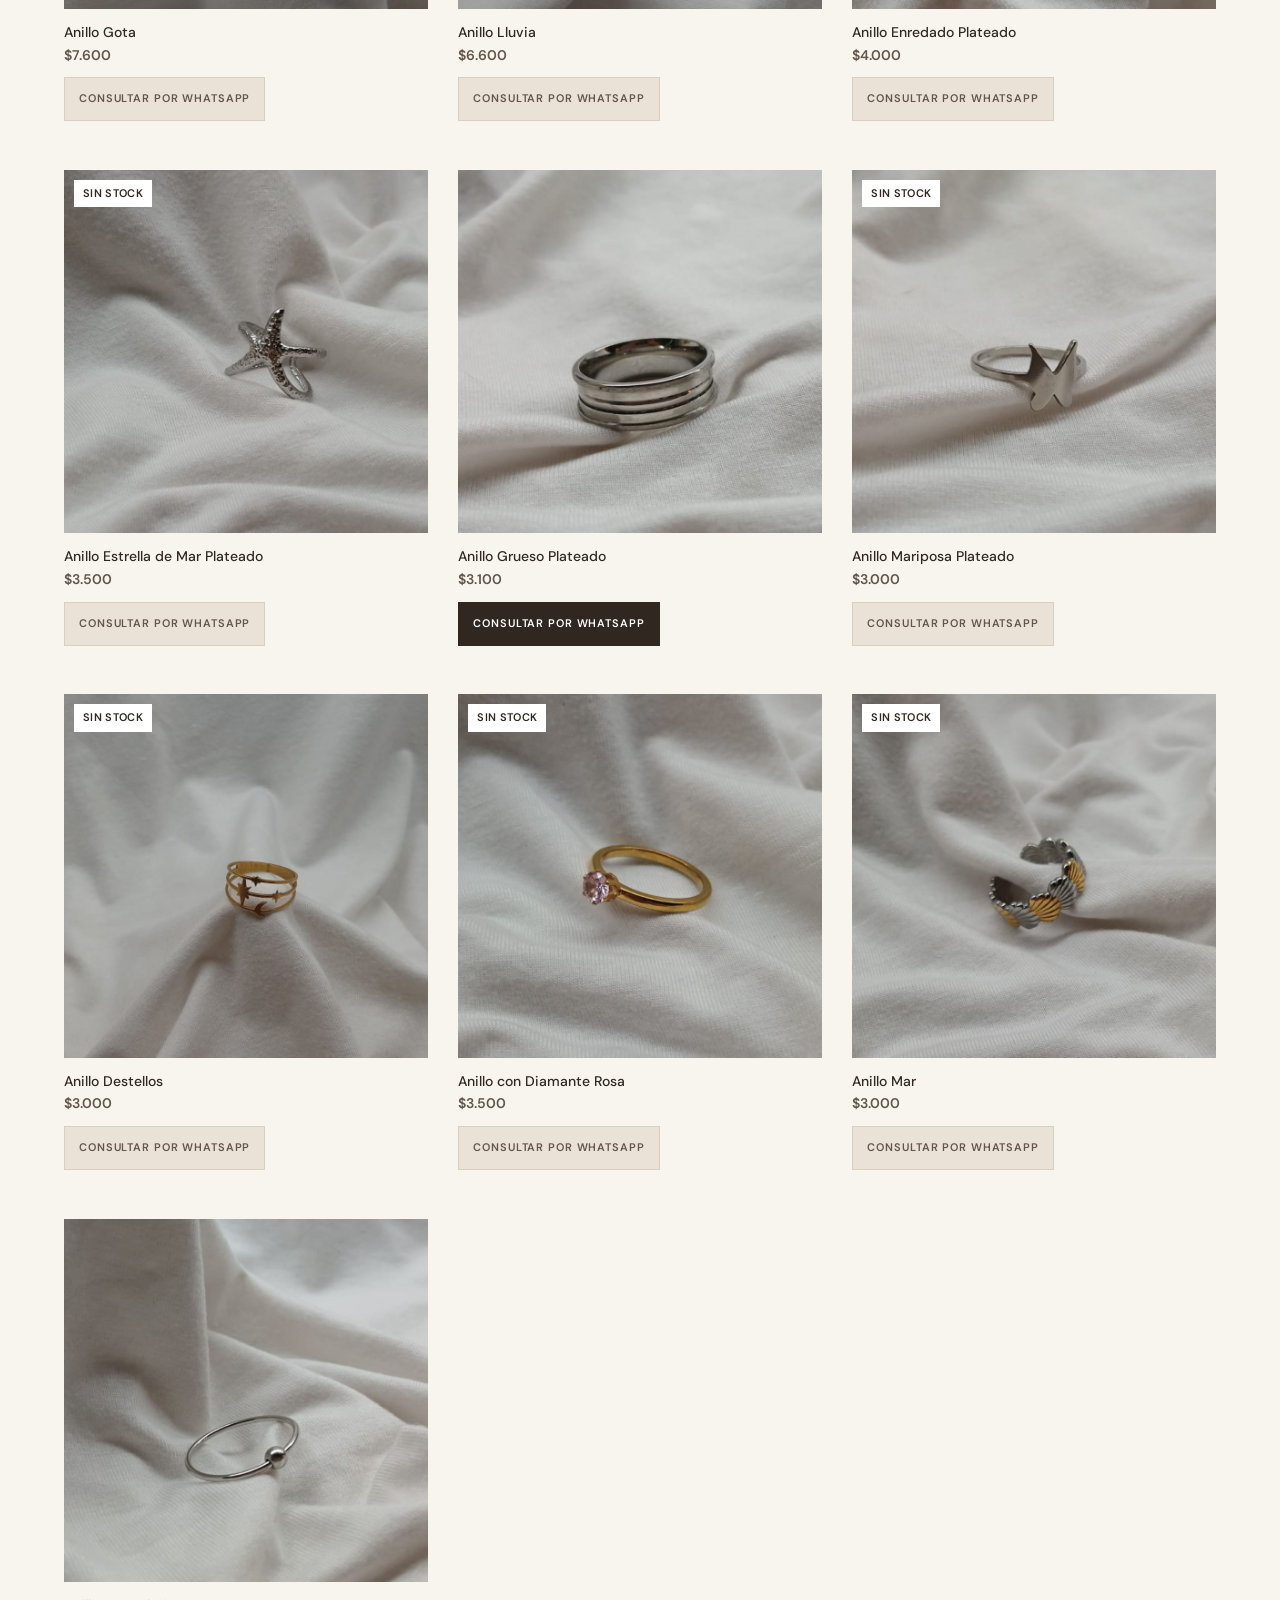
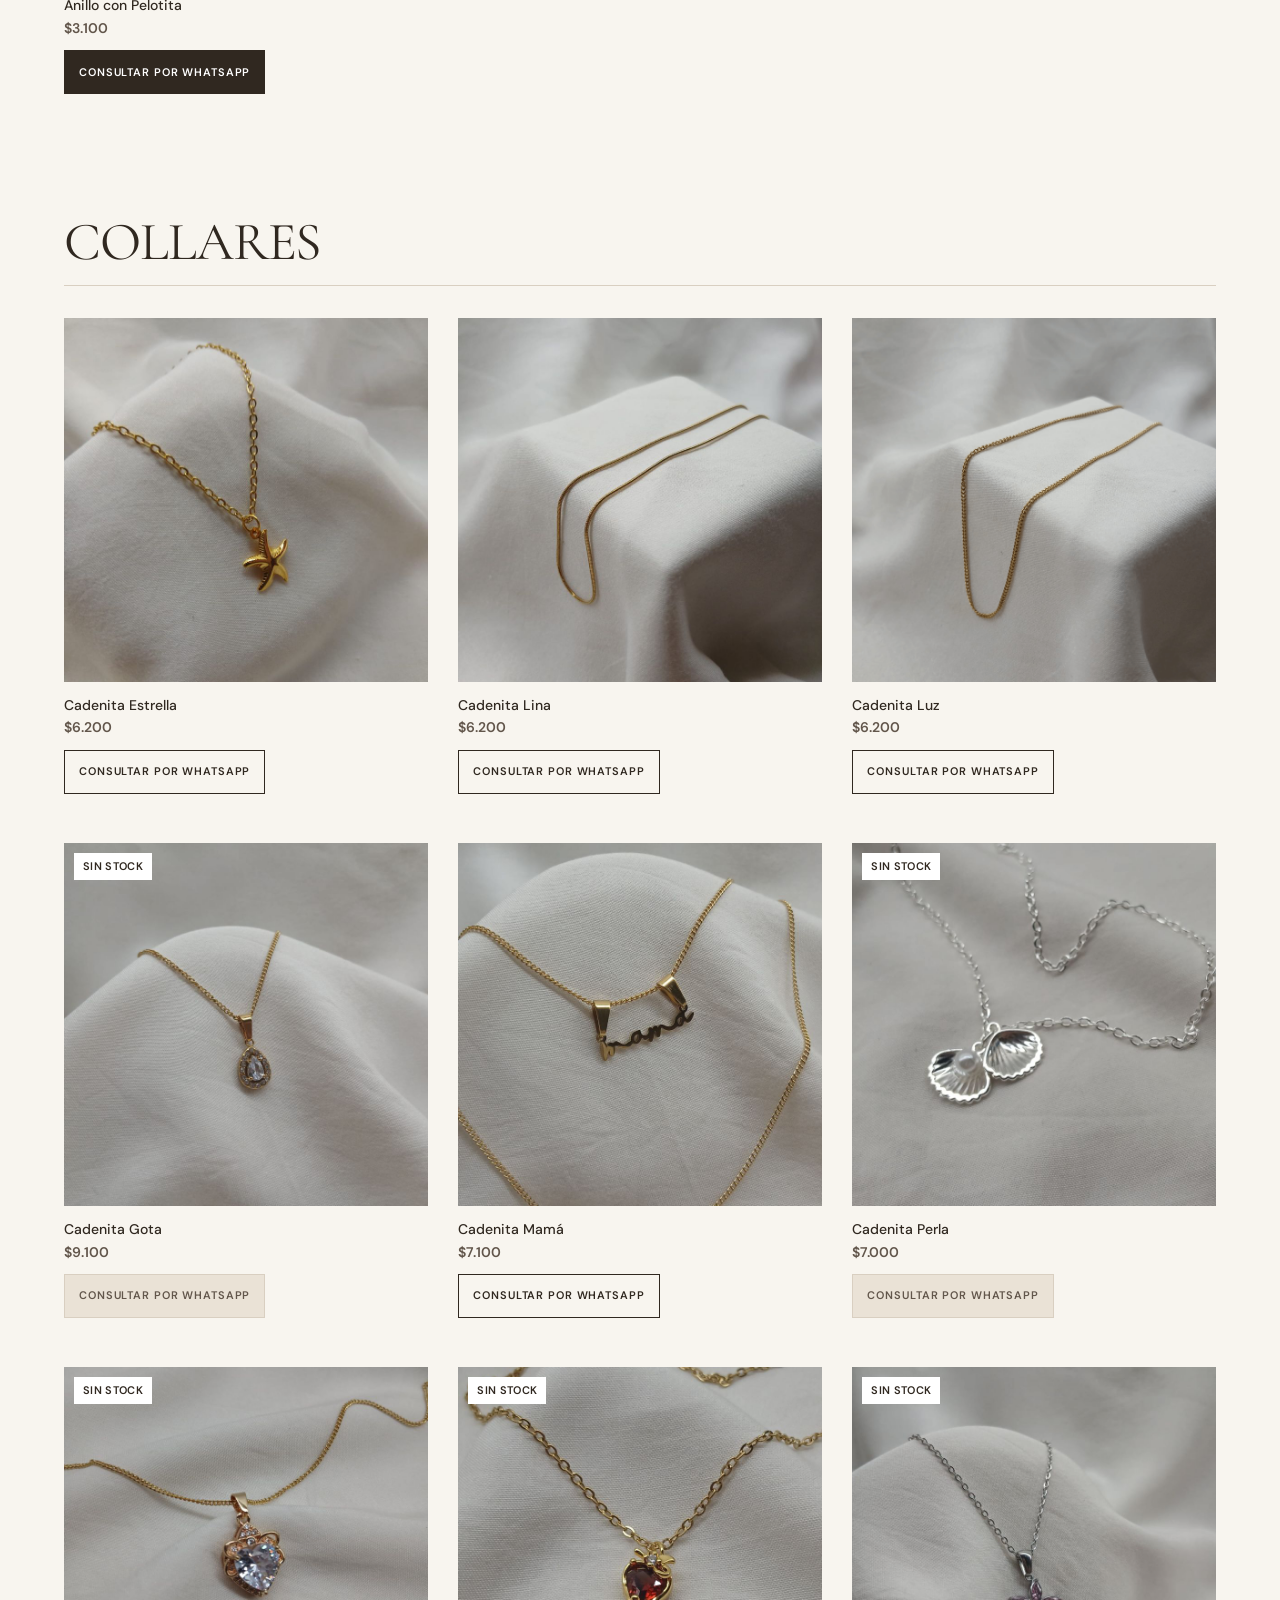
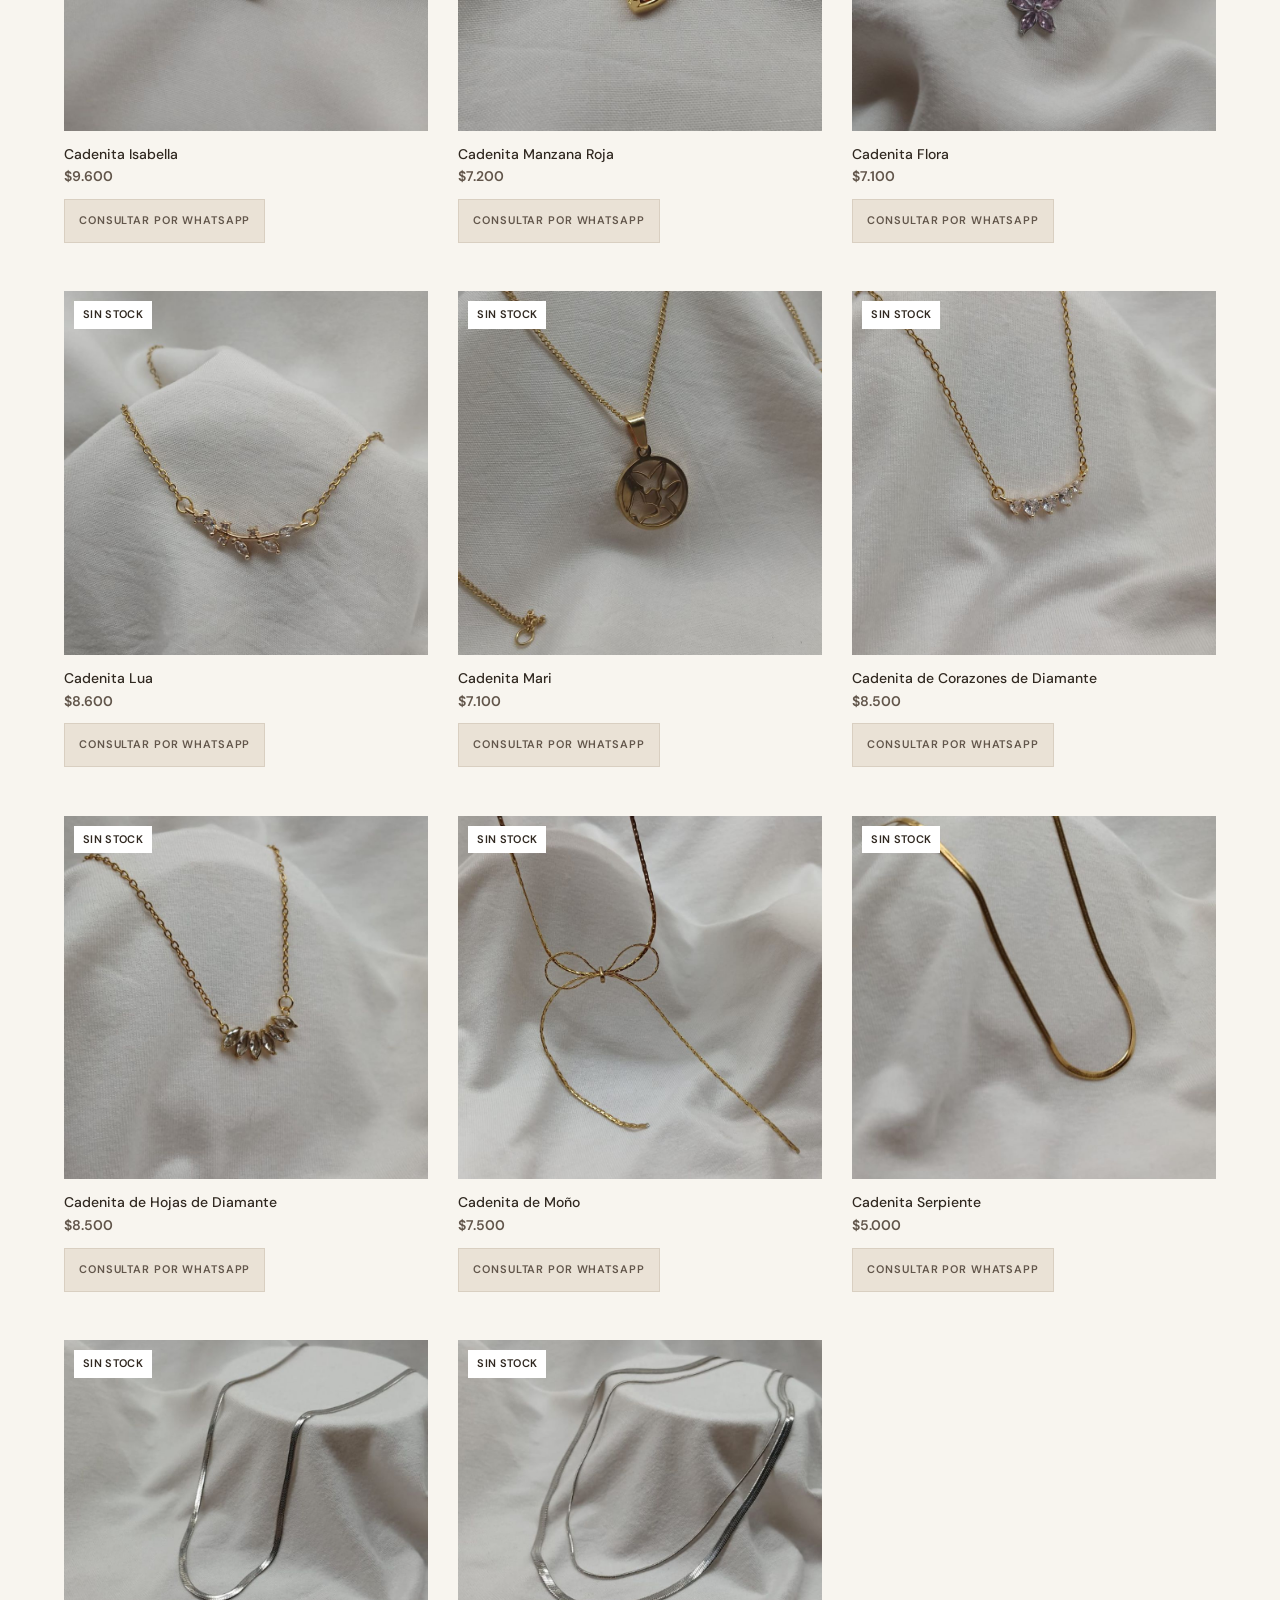
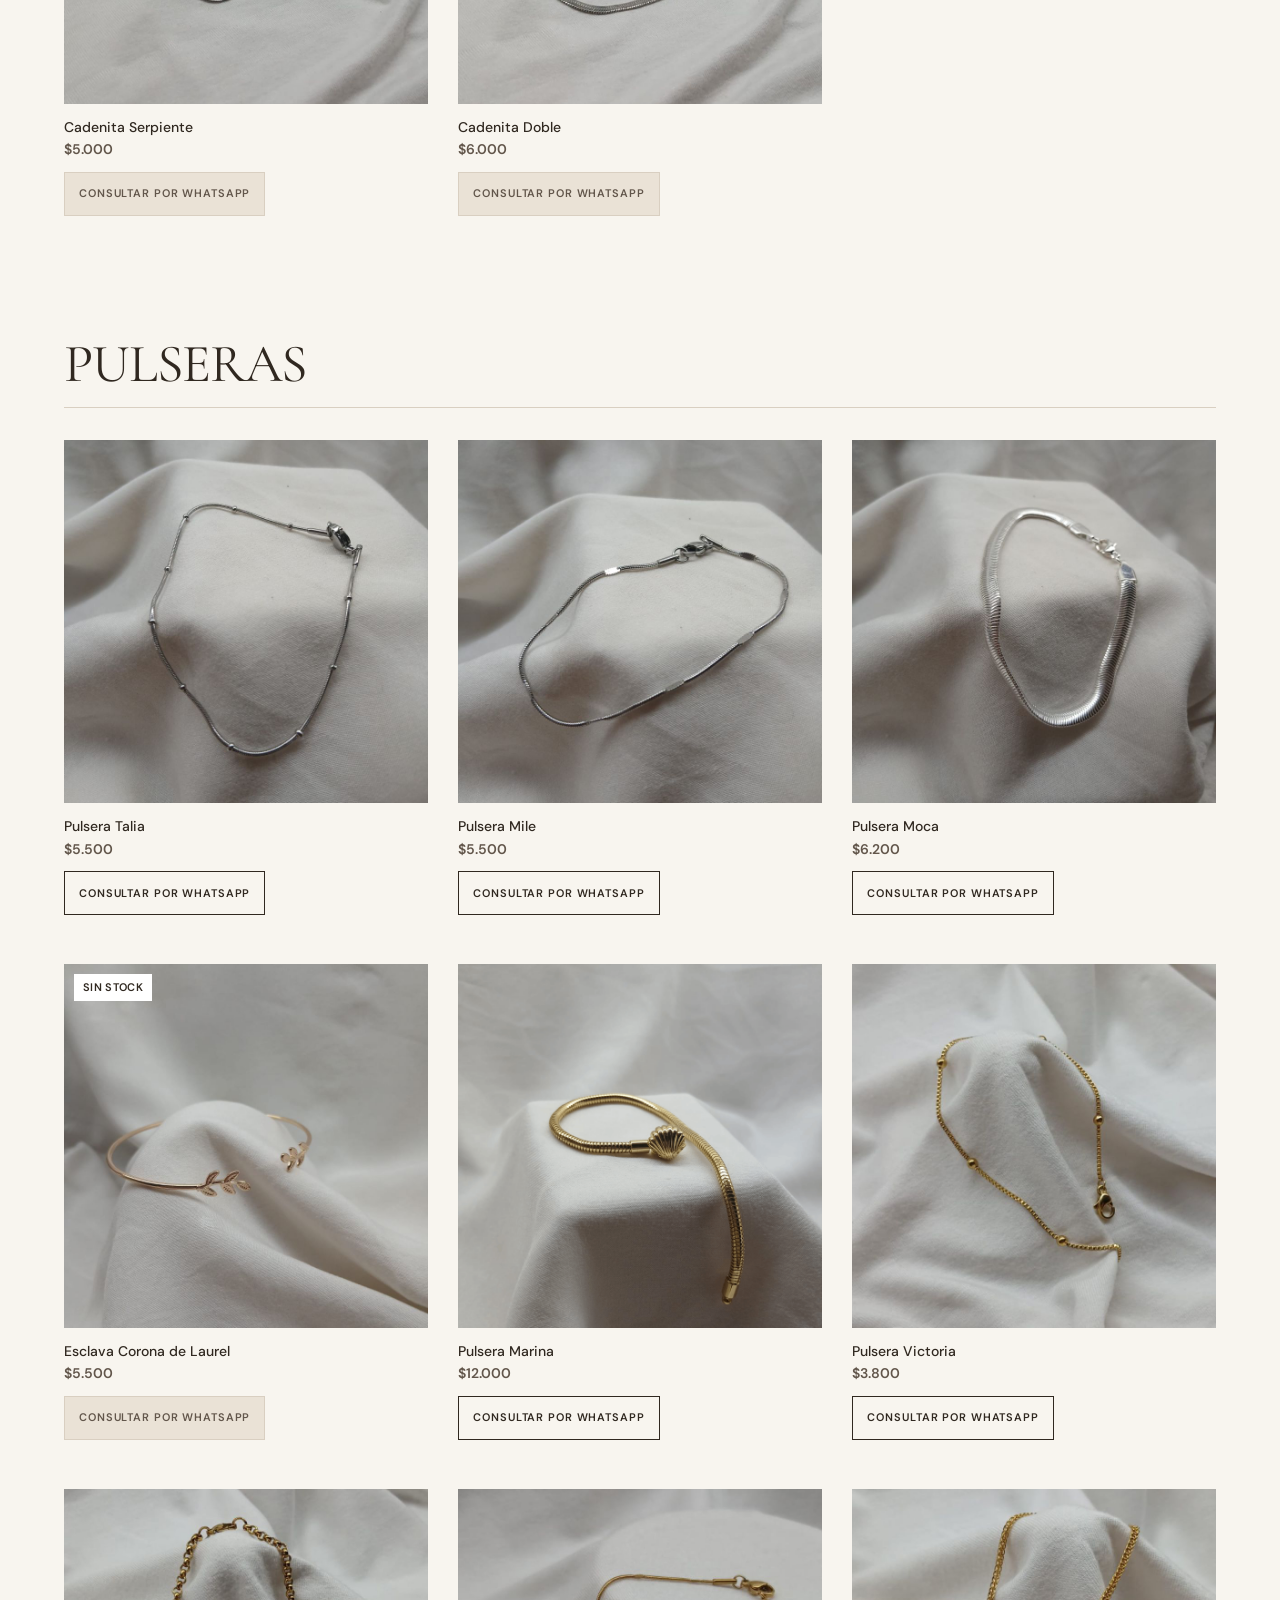
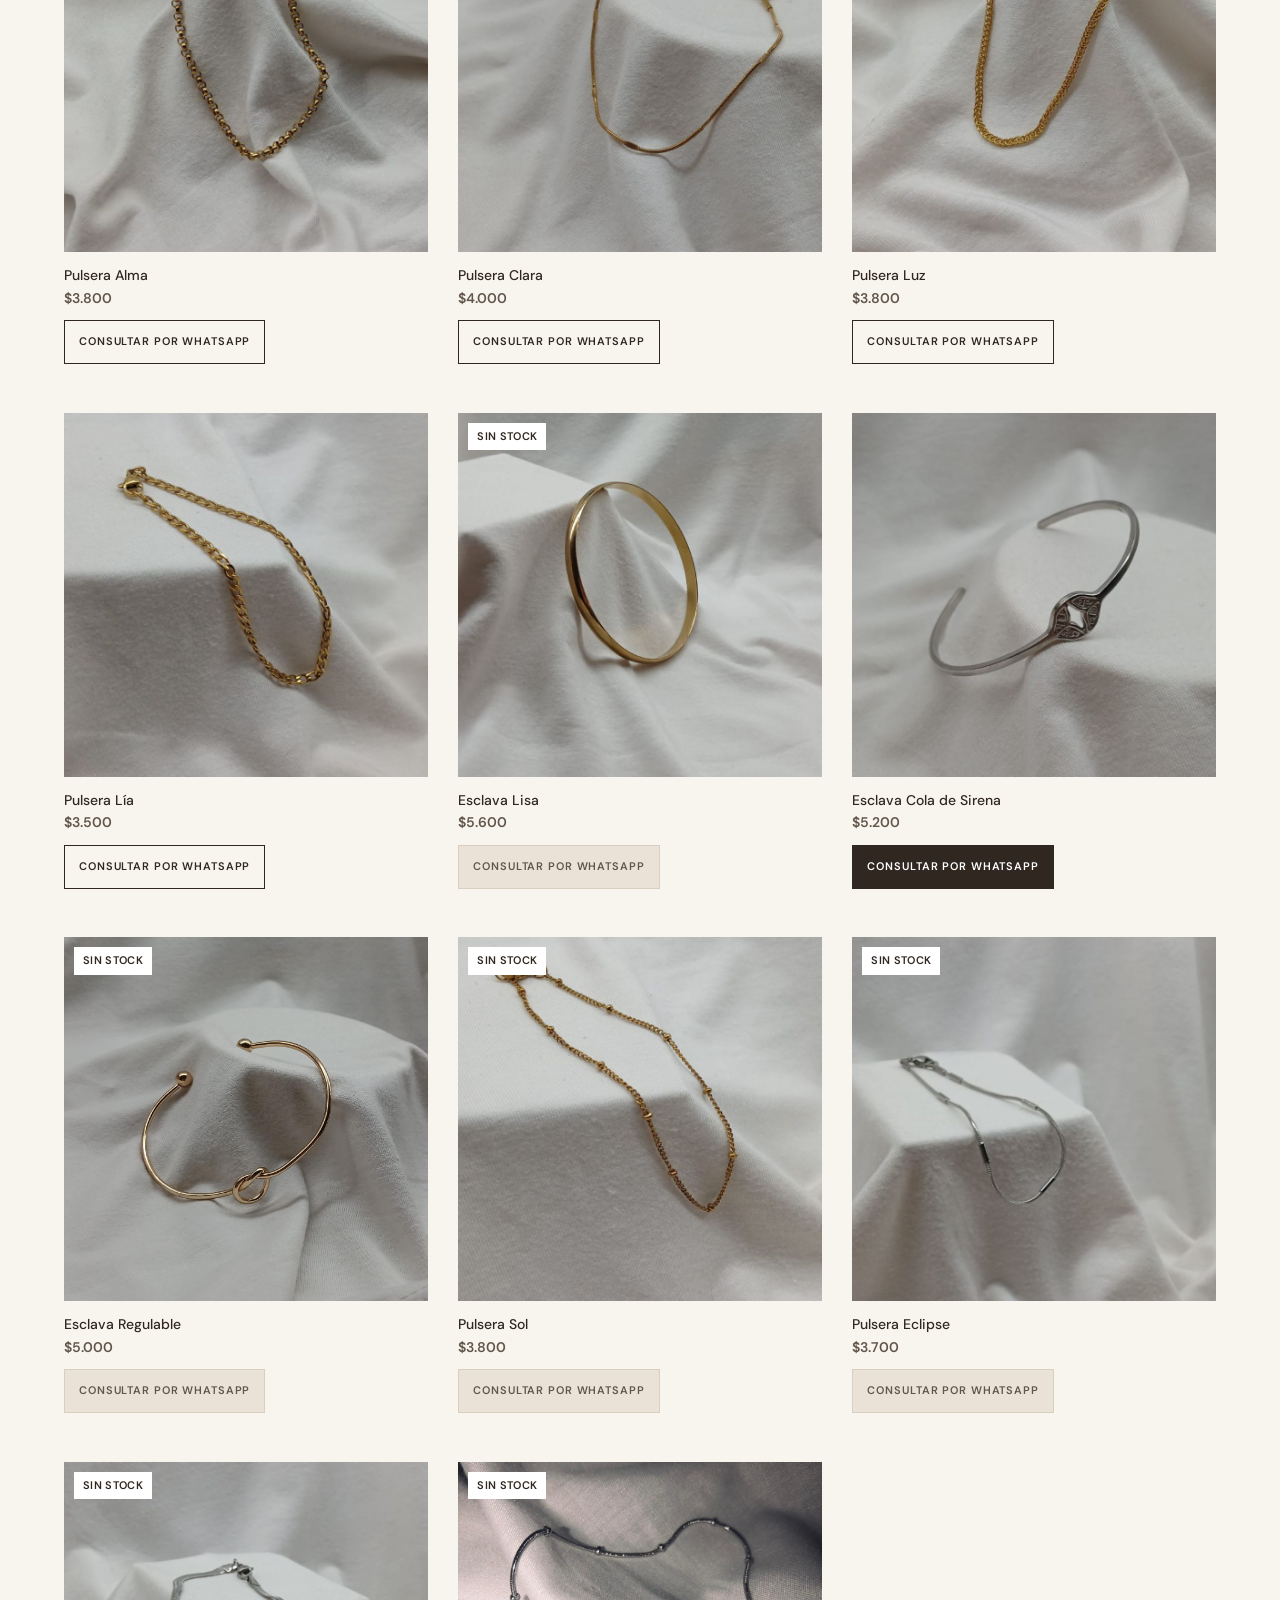
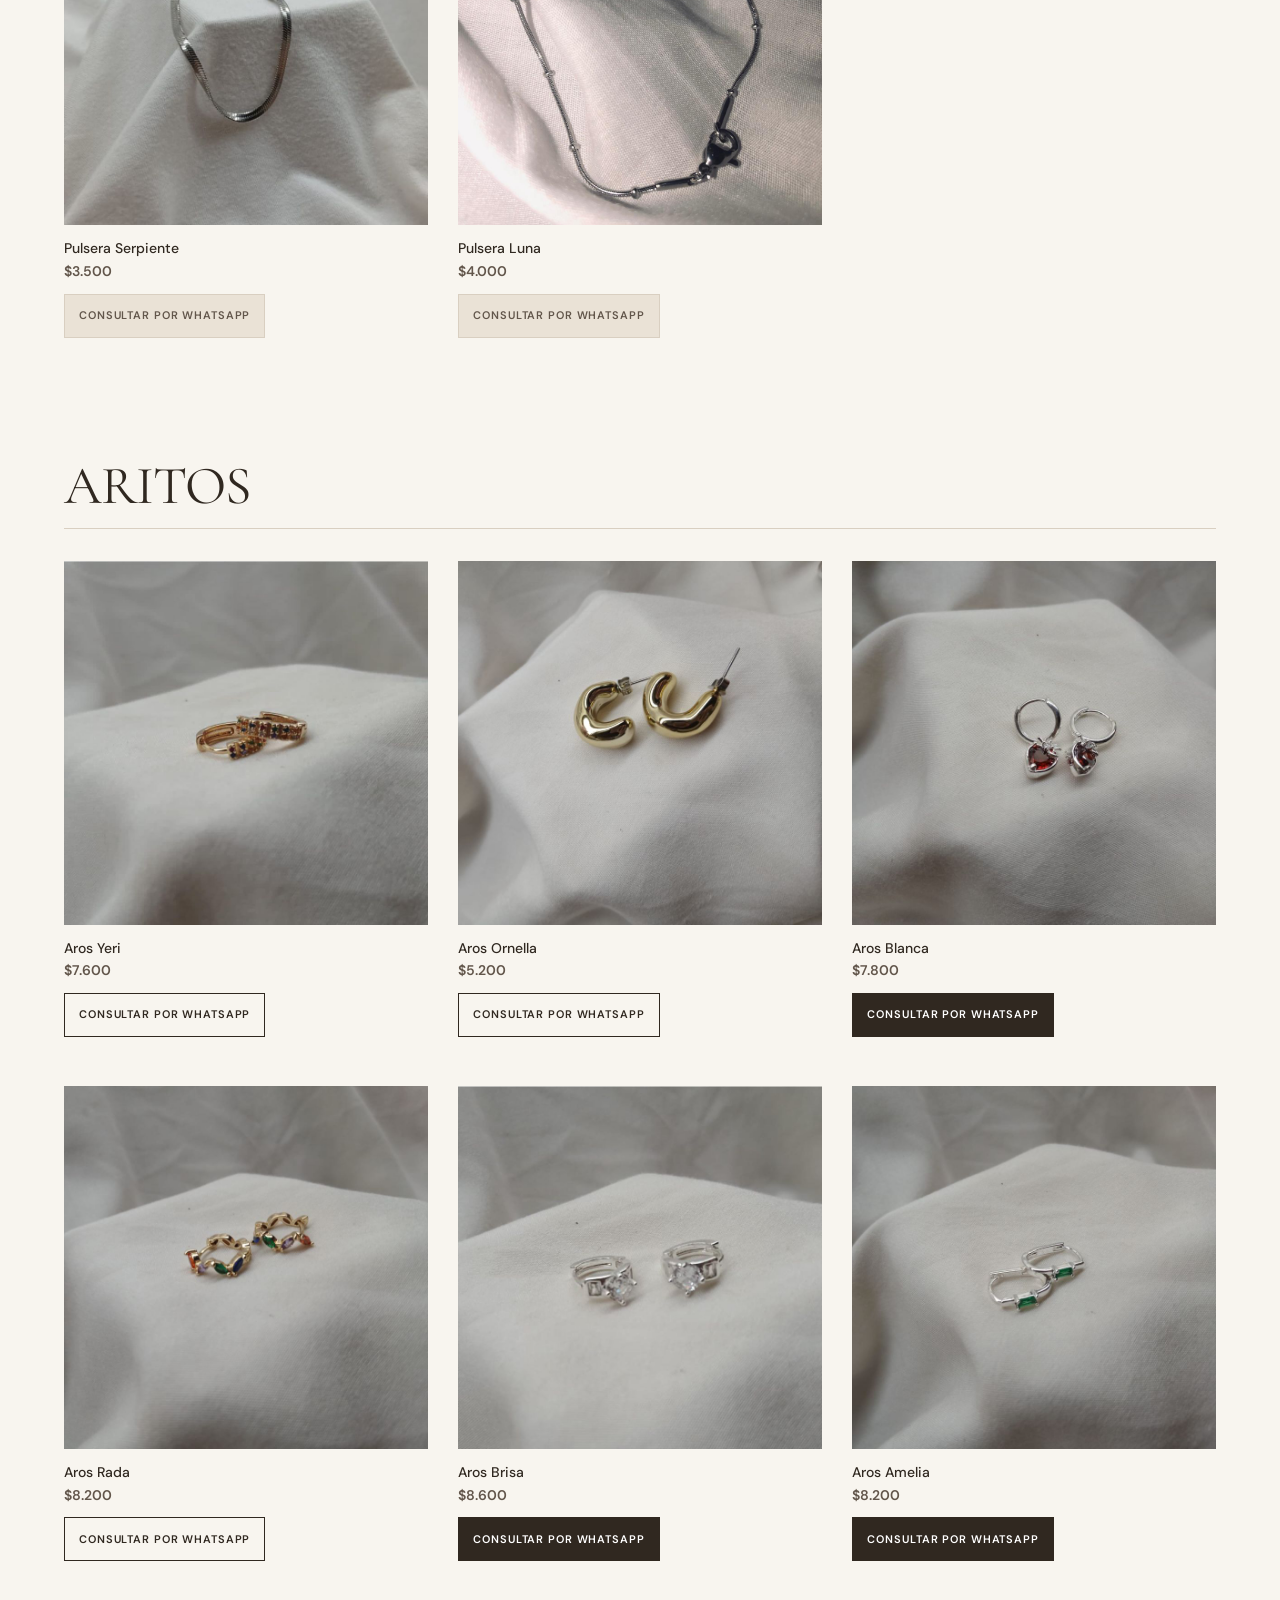
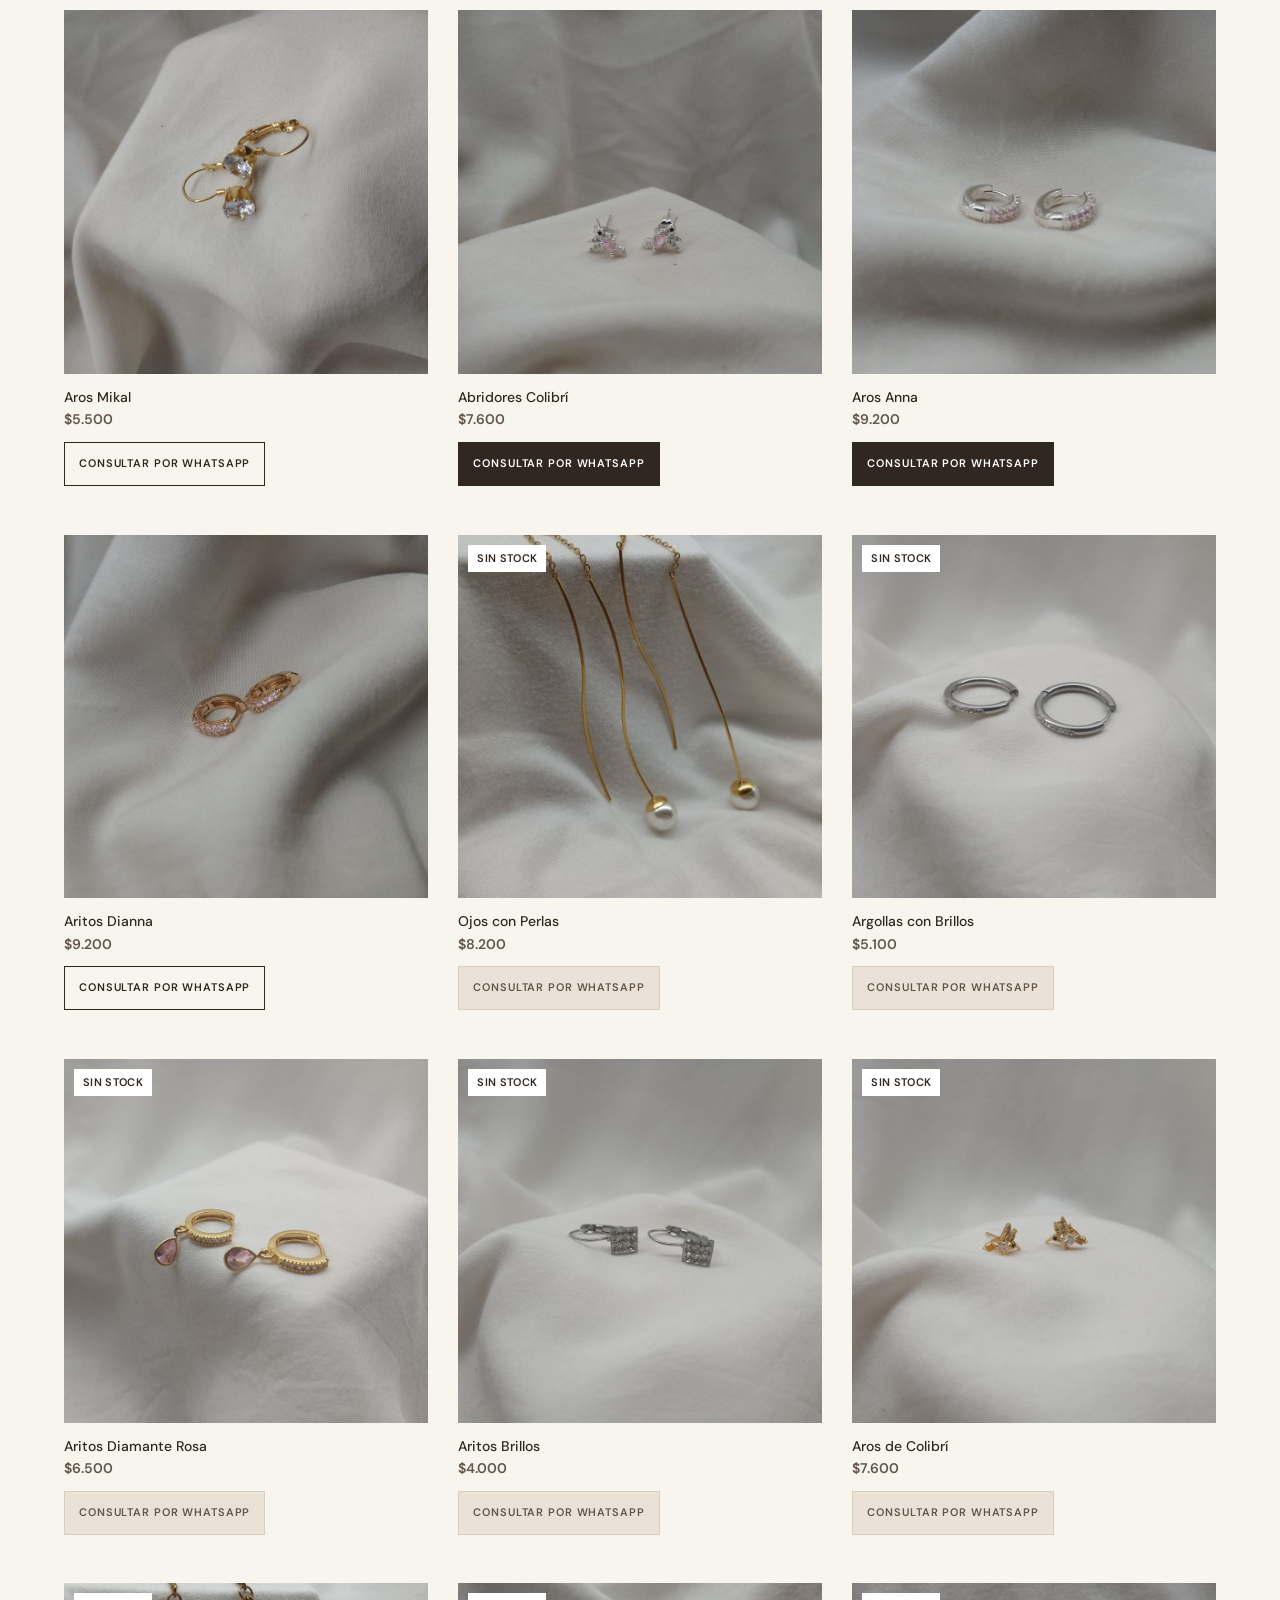
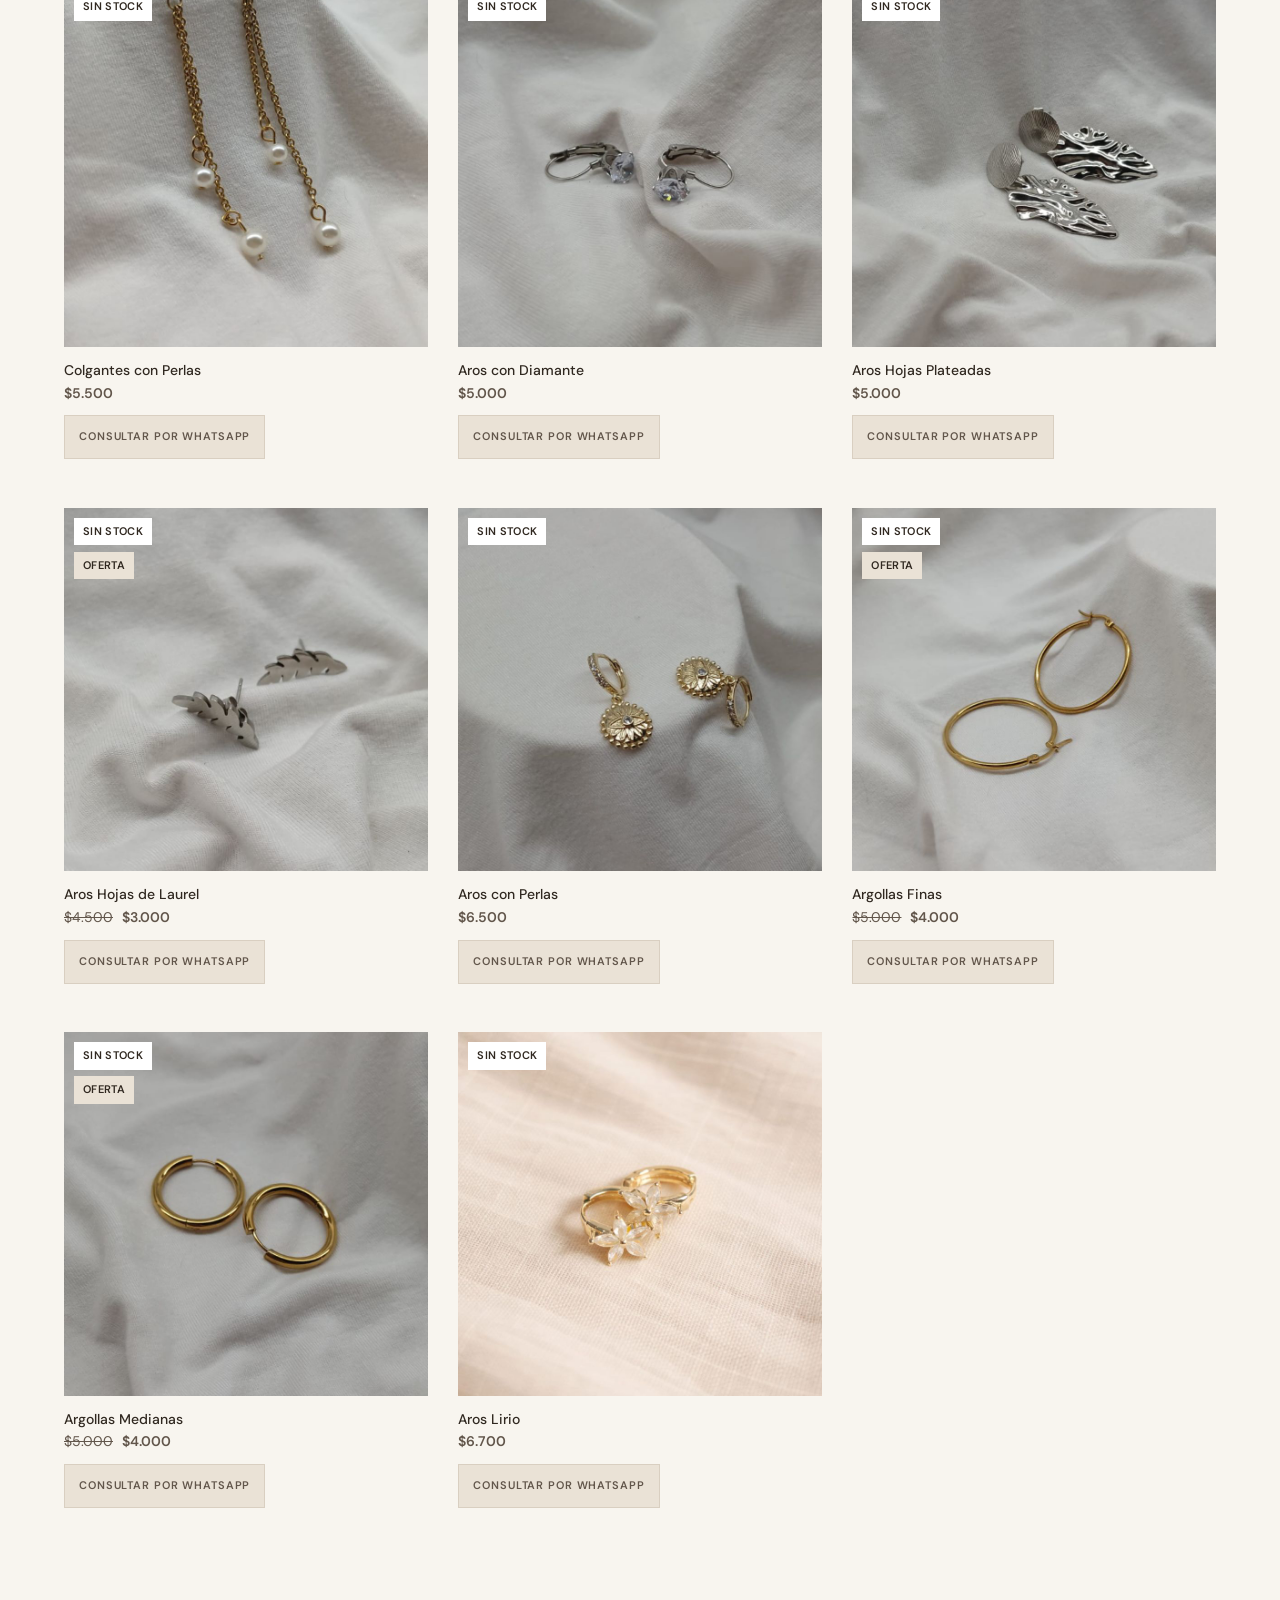
<file: catalogo.html>
<!DOCTYPE html>
<html lang="es" data-type="product">

<head>
    <meta charset="UTF-8">
    <meta name="viewport" content="width=device-width, initial-scale=1.0, viewport-fit=cover">
    <meta name="description" content="Catálogo completo de Jónica Accesories: anillos, collares, pulseras y aritos. Consultá precios y disponibilidad por WhatsApp.">
    <meta name="page-type" content="product">
    <meta name="site-kind" content="other">
    <meta property="og:type" content="website">
    <meta property="og:site_name" content="Jónica Accesories">
    <meta property="og:title" content="Catálogo | Jónica Accesories">
    <meta property="og:description" content="Catálogo completo de Jónica Accesories: anillos, collares, pulseras y aritos. Consultá precios y disponibilidad por WhatsApp.">
    <meta property="og:locale" content="es_AR">
    <link rel="stylesheet" href="styles.css">
    <script src="animaciones.js" defer></script>
    <link rel="stylesheet" href="https://cdnjs.cloudflare.com/ajax/libs/font-awesome/6.5.0/css/all.min.css">
    <link rel="shortcut icon" href="media/Letra caligráfica _J_ elegante 400.png" type="image/x-icon">
    <script src="script.js" defer></script>
    <link rel="preconnect" href="https://fonts.googleapis.com">
    <link rel="preconnect" href="https://fonts.gstatic.com" crossorigin>
    <link href="https://fonts.googleapis.com/css2?family=Cormorant+Garamond:wght@400;500;600&family=DM+Sans:wght@400;500;600;700&display=swap" rel="stylesheet">
    <title>Jónica Accesories</title>
</head>

<body>
    <a class="skip-link" href="#top">Saltar al contenido</a>
    <!-- Taste: producto físico, fotografía real, composición editorial y paleta/tipografías definidas por el brief. -->
    <header class="site-header">
        <a class="brand-mark" href="index.html#top" aria-label="Jónica, inicio"><img src="media/Letra caligráfica _J_ elegante 400.png" alt="Jónica" width="56" height="56"></a>
        <nav id="navbar" aria-label="Navegación principal">
            <button type="button" class="menu-toggle" aria-label="Abrir menú" aria-expanded="false" aria-controls="menu-principal">
                <span></span>
                <span></span>
                <span></span>
            </button>
            <ul id="menu-principal">
                <li><a href="index.html">Inicio</a></li>
                <li><a href="catalogo.html">Catálogo</a></li>
                <li><a href="#contacto">Contacto</a></li>
            </ul>
        </nav>
    </header>
    <main id="top">
        <section id="hero" class="catalog-hero" aria-labelledby="catalog-title">
            <div class="catalog-copy">
                <h1 id="catalog-title">CATÁLOGO</h1>
                <p>Donde cada pieza te hará sentir como una diosa.</p>
            </div>
            <div class="catalog-image"><img src="media/hero4.jpeg" alt="Selección de joyas dispuestas sobre una tela oscura" width="1200" height="1600" fetchpriority="high" loading="lazy" decoding="async"></div>
        </section>

        <nav class="categorias-nav catalog-categories" aria-label="Categorías del catálogo">
            <a href="#anillos">Anillos</a>
            <a href="#collares">Collares</a>
            <a href="#pulseras">Pulseras</a>
            <a href="#aritos">Aritos</a>
        </nav>

        <section>
            <article id="anillos" class="categoria">
                <h2>ANILLOS</h2>
                <div class="productos-grid">

                    <div class="productos-card">
                        <img src="media/anillo anti estres.jpg" alt="Anillo Anti Estrés" loading="lazy" decoding="async">
                        <div class="producto-info">
                            <p>Anillo Anti Estrés</p>
                            <p>$11.800</p>
                        </div>
                        <a
                            href="https://wa.me/5493764586278?text=Hola%21%20Me%20encantó%20el%20anillo%20Anti%20Estrés%20¿c%C3%B3mo%20puedo%20hacer?">
                            Consultar por WhatsApp
                        </a>
                        <span class="badge">Sin stock</span>
                        <span class="badge2">Oferta</span>
                    </div>

                    <div class="productos-card">
                        <img src="media/anillo dulce.jpg" alt="Anillo Dulce" loading="lazy" decoding="async">
                        <div class="producto-info">
                            <p>Anillo Dulce</p>
                            <p>$7.600</p>
                        </div>
                        <a href="https://wa.me/5493764586278?text=Hola%21%20Me%20encantó%20el%20anillo%20Dulce%20¿c%C3%B3mo%20puedo%20hacer?"
                            class="gold">
                            Consultar por WhatsApp
                        </a>
                        <span class="badge">Sin stock</span>
                        <span class="badge2">Oferta</span>
                    </div>

                    <div class="productos-card">
                        <img src="media/anillo rio.jpg" alt="Anillo Rio" loading="lazy" decoding="async">
                        <div class="producto-info">
                            <p>Anillo Rio</p>
                            <p>$7.600</p>
                        </div>
                        <a
                            href="https://wa.me/5493764586278?text=Hola%21%20Me%20encantó%20el%20anillo%20Rio%20¿c%C3%B3mo%20puedo%20hacer?">
                            Consultar por WhatsApp
                        </a>
                        <span class="badge">Sin stock</span>
                        <span class="badge2">Oferta</span>
                    </div>

                    <div class="productos-card">
                        <img loading="lazy" decoding="async" src="media/anillo primavera.jpg" alt="Anillo Primavera">
                        <div class="producto-info">
                            <p>Anillo Primavera</p>
                            <p>$11.800</p>
                        </div>
                        <a href="https://wa.me/5493764586278?text=Hola%21%20Me%20encantó%20el%20anillo%20Primavera%20¿c%C3%B3mo%20puedo%20hacer?"
                            class="gold">
                            Consultar por WhatsApp
                        </a>
                        <span class="badge">Sin stock</span>
                        <span class="badge2">Oferta</span>
                    </div>

                    <div class="productos-card">
                        <img loading="lazy" decoding="async" src="media/anillo arena.jpg" alt="Anillo Arena">
                        <div class="producto-info">
                            <p>Anillo Arena</p>
                            <p>$4.000</p>
                        </div>
                        <a href="https://wa.me/5493764586278?text=Hola%21%20Me%20encantó%20el%20anillo%20Arena%20¿c%C3%B3mo%20puedo%20hacer?"
                            class="gold">
                            Consultar por WhatsApp
                        </a>
                        <span class="badge">Sin stock</span>
                        <span class="badge2">Oferta</span>
                    </div>

                    <div class="productos-card">
                        <img loading="lazy" decoding="async" src="media/anillo esmeralda.jpg" alt="Anillo Esmeralda">
                        <div class="producto-info">
                            <p>Anillo Esmeralda</p>
                            <p>$7.600</p>
                        </div>
                        <a
                            href="https://wa.me/5493764586278?text=Hola%21%20Me%20encantó%20el%20anillo%20Esmeralda%20¿c%C3%B3mo%20puedo%20hacer?">
                            Consultar por WhatsApp
                        </a>
                        <span class="badge">Sin stock</span>
                        <span class="badge2">Oferta</span>
                    </div>

                    <div class="productos-card">
                        <img loading="lazy" decoding="async" src="media/anillo estela.jpg" alt="Anillo Estela">
                        <div class="producto-info">
                            <p>Anillo Estela</p>
                            <p>$6.200</p>
                        </div>
                        <a href="https://wa.me/5493764586278?text=Hola%21%20Me%20encantó%20el%20Anillo%20Estela%20¿c%C3%B3mo%20puedo%20hacer?"
                            class="gold">
                            Consultar por WhatsApp
                        </a>
                        <span class="badge">Sin stock</span>
                        <span class="badge2">Oferta</span>
                    </div>

                    <div class="productos-card sin-stock">
                        <img loading="lazy" decoding="async" src="media/anillo-patita-plateada.jpg" alt="Anillo Patita Plateado">
                        <div class="producto-info">
                            <p>Anillo Patita Plateado</p>
                            <p>$3.100</p>
                        </div>
                        <a tabindex="-1" aria-disabled="true"
                            href="https://wa.me/5493764586278?text=Hola%21%20Me%20encantó%20el%20Anillo%20Patita%20Plateado%20¿c%C3%B3mo%20puedo%20hacer?">
                            Consultar por WhatsApp
                        </a>
                        <span class="badge">Sin stock</span>
                        <span class="badge2">Oferta</span>
                    </div>



                    <div class="productos-card sin-stock">
                        <img loading="lazy" decoding="async" src="media/anillo-diamante-plateado.jpg" alt="Anillo Plateado con Cristal">
                        <div class="producto-info">
                            <p>Anillo Plateado con Cristal</p>
                            <p>$3.100</p>
                        </div>
                        <a tabindex="-1" aria-disabled="true"
                            href="https://wa.me/5493764586278?text=Hola%21%20Me%20encantó%20el%20Anillo%20Plateado%20con%20Cristal%20¿c%C3%B3mo%20puedo%20hacer?">
                            Consultar por WhatsApp
                        </a>
                        <span class="badge">Sin stock</span>
                        <span class="badge2">Oferta</span>
                    </div>

                    <div class="productos-card sin-stock">
                        <img loading="lazy" decoding="async" src="media/Anillo Lia.jpg" alt="Anillo Lia">
                        <div class="producto-info">
                            <p>Anillo Lia</p>
                            <p>$6.600</p>
                        </div>
                        <a tabindex="-1" aria-disabled="true"
                            href="https://wa.me/5493764586278?text=Hola%21%20Me%20encantó%20el%20anillo%20Lia%20¿c%C3%B3mo%20puedo%20hacer?">
                            Consultar por WhatsApp
                        </a>
                        <span class="badge">Sin stock</span>
                        <span class="badge2">Oferta</span>
                    </div>

                    <div class="productos-card sin-stock">
                        <img loading="lazy" decoding="async" src="media/Anillo Princesa.jpg" alt="Anillo Princesa">
                        <div class="producto-info">
                            <p>Anillo Princesa</p>
                            <p>$6.600</p>
                        </div>
                        <a tabindex="-1" aria-disabled="true" href="https://wa.me/5493764586278?text=Hola%21%20Me%20encantó%20el%20anillo%20Princesa%20¿c%C3%B3mo%20puedo%20hacer?"
                            class="gold">
                            Consultar por WhatsApp
                        </a>
                        <span class="badge">Sin stock</span>
                        <span class="badge2">Oferta</span>
                    </div>

                    <div class="productos-card sin-stock">
                        <img loading="lazy" decoding="async" src="media/Anillo Colo.jpg" alt="Anillo Colo">
                        <div class="producto-info">
                            <p>Anillo Colo</p>
                            <p>$6.600</p>
                        </div>
                        <a tabindex="-1" aria-disabled="true" href="https://wa.me/5493764586278?text=Hola%21%20Me%20encantó%20el%20anillo%20Colo%20¿c%C3%B3mo%20puedo%20hacer?"
                            class="gold">
                            Consultar por WhatsApp
                        </a>
                        <span class="badge">Sin stock</span>
                        <span class="badge2">Oferta</span>
                    </div>

                    <div class="productos-card sin-stock">
                        <img loading="lazy" decoding="async" src="media/Anillo Gota.jpg" alt="Anillo Gota">
                        <div class="producto-info">
                            <p>Anillo Gota</p>
                            <p>$7.600</p>
                        </div>
                        <a tabindex="-1" aria-disabled="true" href="https://wa.me/5493764586278?text=Hola%21%20Me%20encantó%20el%20anillo%20Gota%20¿c%C3%B3mo%20puedo%20hacer?"
                            class="gold">
                            Consultar por WhatsApp
                        </a>
                        <span class="badge">Sin stock</span>
                        <span class="badge2">Oferta</span>
                    </div>


                    <div class="productos-card sin-stock">
                        <img loading="lazy" decoding="async" src="media/Anillo Lluvia.jpg" alt="Anillo Lluvia">
                        <div class="producto-info">
                            <p>Anillo Lluvia</p>
                            <p>$6.600</p>
                        </div>
                        <a tabindex="-1" aria-disabled="true"
                            href="https://wa.me/5493764586278?text=Hola%21%20Me%20encantó%20el%20anillo%20Lluvia%20¿c%C3%B3mo%20puedo%20hacer?">
                            Consultar por WhatsApp
                        </a>
                        <span class="badge">Sin stock</span>
                        <span class="badge2">Oferta</span>
                    </div>



                    <div class="productos-card sin-stock">
                        <img loading="lazy" decoding="async" src="media/anillo-enredado-plateado.jpg" alt="Anillo Enredado Plateado">
                        <div class="producto-info">
                            <p>Anillo Enredado Plateado</p>
                            <p>$4.000</p>
                        </div>
                        <a tabindex="-1" aria-disabled="true"
                            href="https://wa.me/5493764586278?text=Hola%21%20Me%20encantó%20el%20anillo%20Enredado%20Plateado%20¿c%C3%B3mo%20puedo%20hacer?">
                            Consultar por WhatsApp
                        </a>
                        <span class="badge">Sin stock</span>
                        <span class="badge2">Oferta</span>
                    </div>

                    <div class="productos-card sin-stock">
                        <img loading="lazy" decoding="async" src="media/anillo-estrella-mar.jpg" alt="Anillo Estrella de Mar Plateado">
                        <div class="producto-info">
                            <p>Anillo Estrella de Mar Plateado</p>
                            <p>$3.500</p>
                        </div>
                        <a tabindex="-1" aria-disabled="true"
                            href="https://wa.me/5493764586278?text=Hola%21%20Me%20encantó%20el%20Anillo%20Estrella%20de%20Mar%20Plateado%20¿c%C3%B3mo%20puedo%20hacer?">
                            Consultar por WhatsApp
                        </a>
                        <span class="badge">Sin stock</span>
                        <span class="badge2">Oferta</span>
                    </div>

                    <div class="productos-card">
                        <img loading="lazy" decoding="async" src="media/anillo-grueso-plateado.jpg" alt="Anillo Grueso Plateado">
                        <div class="producto-info">
                            <p>Anillo Grueso Plateado</p>
                            <p>$3.100</p>
                        </div>
                        <a
                            href="https://wa.me/5493764586278?text=Hola%21%20Me%20encantó%20el%20Anillo%20Grueso%20plateado%20¿c%C3%B3mo%20puedo%20hacer?">
                            Consultar por WhatsApp
                        </a>
                        <span class="badge">Sin stock</span>
                        <span class="badge2">Oferta</span>
                    </div>

                    <div class="productos-card sin-stock">
                        <img loading="lazy" decoding="async" src="media/anillo-mariposa-plateada.jpg" alt="Anillo Mariposa Plateado">
                        <div class="producto-info">
                            <p>Anillo Mariposa Plateado</p>
                            <p>$3.000</p>
                        </div>
                        <a tabindex="-1" aria-disabled="true"
                            href="https://wa.me/5493764586278?text=Hola%21%20Me%20encantó%20el%20Anillo%20Mariposa%20Plateado%20¿c%C3%B3mo%20puedo%20hacer?">
                            Consultar por WhatsApp
                        </a>
                        <span class="badge">Sin stock</span>
                        <span class="badge2">Oferta</span>
                    </div> 

                    <div class="productos-card sin-stock">
                        <img loading="lazy" decoding="async" src="media/anillo-destellos.jpg" alt="Anillo Destellos">
                        <div class="producto-info">
                            <p>Anillo Destellos</p>
                            <p>$3.000</p>
                        </div>
                        <a tabindex="-1" aria-disabled="true" href="https://wa.me/5493764586278?text=Hola%21%20Me%20encantó%20el%20Anillo%20Destellos%20¿c%C3%B3mo%20puedo%20hacer?"
                            class="gold">
                            Consultar por WhatsApp
                        </a>
                        <span class="badge">Sin stock</span>
                        <span class="badge2">Oferta</span>
                    </div>

                    <div class="productos-card sin-stock">
                        <img loading="lazy" decoding="async" src="media/anillo-diamante-rosa.jpg" alt="Anillo con Diamante Rosa">
                        <div class="producto-info">
                            <p>Anillo con Diamante Rosa</p>
                            <p>$3.500</p>
                        </div>
                        <a tabindex="-1" aria-disabled="true" href="https://wa.me/5493764586278?text=Hola%21%20Me%20encantó%20el%20Anillo%20con%20Diamante%20Rosa%20¿c%C3%B3mo%20puedo%20hacer?"
                            class="gold">
                            Consultar por WhatsApp
                        </a>
                        <span class="badge">Sin stock</span>
                        <span class="badge2">Oferta</span>
                    </div>

                    <div class="productos-card sin-stock">
                        <img loading="lazy" decoding="async" src="media/anillo-mar.jpg" alt="Anillo Mar">
                        <div class="producto-info">
                            <p>Anillo Mar</p>
                            <p>$3.000</p>
                        </div>
                        <a tabindex="-1" aria-disabled="true"
                            href="https://wa.me/5493764586278?text=Hola%21%20Me%20encantó%20el%20Anillo%20Mar%20¿c%C3%B3mo%20puedo%20hacer?">
                            Consultar por WhatsApp
                        </a>
                        <span class="badge">Sin stock</span>
                        <span class="badge2">Oferta</span>
                    </div>

                    <div class="productos-card">
                        <img loading="lazy" decoding="async" src="media/anillo-pelotita-plateada.jpg" alt="Anillo con Pelotita Plateada">
                        <div class="producto-info">
                            <p>Anillo con Pelotita</p>
                            <p>$3.100</p>
                        </div>
                        <a
                            href="https://wa.me/5493764586278?text=Hola%21%20Me%20encantó%20el%20Anillo%20con%20Pelotita%20¿c%C3%B3mo%20puedo%20hacer?">
                            Consultar por WhatsApp
                        </a>
                        <span class="badge">Sin stock</span>
                        <span class="badge2">Oferta</span>
                    </div>
                </div>
            </article>

            <article id="collares" class="categoria">

                <h2>COLLARES</h2>

                <div class="productos-grid">

                    <div class="productos-card">
                        <img loading="lazy" decoding="async" src="media/cadenita estrella.jpg" alt="Cadenita Estrella">
                        <div class="producto-info">
                            <p>Cadenita Estrella</p>
                            <p>$6.200</p>
                        </div>
                        <a href="https://wa.me/5493764586278?text=Hola%21%20Me%20encantó%20la%20Cadenita%20Estrella%20¿c%C3%B3mo%20puedo%20hacer?"
                            class="gold">
                            Consultar por WhatsApp
                        </a>
                        <span class="badge">Sin stock</span>
                        <span class="badge2">Oferta</span>
                    </div>

                    <div class="productos-card">
                        <img loading="lazy" decoding="async" src="media/cadenita lina.jpg" alt="Cadenita Lina">
                        <div class="producto-info">
                            <p>Cadenita Lina</p>
                            <p>$6.200</p>
                        </div>
                        <a href="https://wa.me/5493764586278?text=Hola%21%20Me%20encantó%20la%20Cadenita%20Lina%20¿c%C3%B3mo%20puedo%20hacer?"
                            class="gold">
                            Consultar por WhatsApp
                        </a>
                        <span class="badge">Sin stock</span>
                        <span class="badge2">Oferta</span>
                    </div>

                    <div class="productos-card">
                        <img loading="lazy" decoding="async" src="media/cadenita luz.png" alt="Cadenita Luz">
                        <div class="producto-info">
                            <p>Cadenita Luz</p>
                            <p>$6.200</p>
                        </div>
                        <a href="https://wa.me/5493764586278?text=Hola%21%20Me%20encantó%20la%20Cadenita%20Luz%20¿c%C3%B3mo%20puedo%20hacer?"
                            class="gold">
                            Consultar por WhatsApp
                        </a>
                        <span class="badge">Sin stock</span>
                        <span class="badge2">Oferta</span>
                    </div>

                    <div class="productos-card sin-stock">
                        <img loading="lazy" decoding="async" src="media/cadenita gota.jpg" alt="Cadenita Gota">
                        <div class="producto-info">
                            <p>Cadenita Gota</p>
                            <p>$9.100</p>
                        </div>
                        <a tabindex="-1" aria-disabled="true" href="https://wa.me/5493764586278?text=Hola%21%20Me%20encantó%20la%20Cadenita%20Gota%20¿c%C3%B3mo%20puedo%20hacer?"
                            class="gold">
                            Consultar por WhatsApp
                        </a>
                        <span class="badge">Sin stock</span>
                        <span class="badge2">Oferta</span>
                    </div>

                    <div class="productos-card">
                        <img loading="lazy" decoding="async" src="media/cadenita mama.jpg" alt="Cadenita Mamá">
                        <div class="producto-info">
                            <p>Cadenita Mamá</p>
                            <p>$7.100</p>
                        </div>
                        <a href="https://wa.me/5493764586278?text=Hola%21%20Me%20encantó%20la%20Cadenita%20Mamá%20¿c%C3%B3mo%20puedo%20hacer?"
                            class="gold">
                            Consultar por WhatsApp
                        </a>
                        <span class="badge">Sin stock</span>
                        <span class="badge2">Oferta</span>
                    </div>

                    <div class="productos-card sin-stock">
                        <img loading="lazy" decoding="async" src="media/cadenita perla.jpg" alt="Cadenita Perla">
                        <div class="producto-info">
                            <p>Cadenita Perla</p>
                            <p>$7.000</p>
                        </div>
                        <a tabindex="-1" aria-disabled="true"
                            href="https://wa.me/5493764586278?text=Hola%21%20Me%20encantó%20la%20Cadenita%20Perla%20¿c%C3%B3mo%20puedo%20hacer?">
                            Consultar por WhatsApp
                        </a>
                        <span class="badge">Sin stock</span>
                        <span class="badge2">Oferta</span>
                    </div>

                    <div class="productos-card sin-stock">
                        <img loading="lazy" decoding="async" src="media/cadenita isabella.jpg" alt="Cadenita Isabella">
                        <div class="producto-info">
                            <p>Cadenita Isabella</p>
                            <p>$9.600</p>
                        </div>
                        <a tabindex="-1" aria-disabled="true" href="https://wa.me/5493764586278?text=Hola%21%20Me%20encantó%20la%20Cadenita%20Isabella%20¿c%C3%B3mo%20puedo%20hacer?"
                            class="gold">
                            Consultar por WhatsApp
                        </a>
                        <span class="badge">Sin stock</span>
                        <span class="badge2">Oferta</span>
                    </div>

                    

                    <div class="productos-card sin-stock">
                        <img loading="lazy" decoding="async" src="media/cadenita manzana roja.jpg" alt="Cadenita Manzana Roja">
                        <div class="producto-info">
                            <p>Cadenita Manzana Roja</p>
                            <p>$7.200</p>
                        </div>
                        <a tabindex="-1" aria-disabled="true" href="https://wa.me/5493764586278?text=Hola%21%20Me%20encantó%20la%20Cadenita%20Manzana%20Roja%20¿c%C3%B3mo%20puedo%20hacer?"
                            class="gold">
                            Consultar por WhatsApp
                        </a>
                        <span class="badge">Sin stock</span>
                        <span class="badge2">Oferta</span>
                    </div>

                    <div class="productos-card sin-stock">
                        <img loading="lazy" decoding="async" src="media/cadenita flora.jpg" alt="Cadenita Flora">
                        <div class="producto-info">
                            <p>Cadenita Flora</p>
                            <p>$7.100</p>
                        </div>
                        <a tabindex="-1" aria-disabled="true"
                            href="https://wa.me/5493764586278?text=Hola%21%20Me%20encantó%20la%20Cadenita%20Flora%20¿c%C3%B3mo%20puedo%20hacer?">
                            Consultar por WhatsApp
                        </a>
                        <span class="badge">Sin stock</span>
                        <span class="badge2">Oferta</span>
                    </div>



                    <div class="productos-card sin-stock">
                        <img loading="lazy" decoding="async" src="media/cadenita lua.jpg" alt="Cadenita Lua">
                        <div class="producto-info">
                            <p>Cadenita Lua</p>
                            <p>$8.600</p>
                        </div>
                        <a tabindex="-1" aria-disabled="true" href="https://wa.me/5493764586278?text=Hola%21%20Me%20encantó%20la%20Cadenita%20Lua%20¿c%C3%B3mo%20puedo%20hacer?"
                            class="gold">
                            Consultar por WhatsApp
                        </a>
                        <span class="badge">Sin stock</span>
                        <span class="badge2">Oferta</span>
                    </div>

                    <div class="productos-card sin-stock">
                        <img loading="lazy" decoding="async" src="media/cadenita mari.jpg" alt="Cadenita Mari">
                        <div class="producto-info">
                            <p>Cadenita Mari</p>
                            <p>$7.100</p>
                        </div>
                        <a tabindex="-1" aria-disabled="true" href="https://wa.me/5493764586278?text=Hola%21%20Me%20encantó%20la%20Cadenita%20Mari%20¿c%C3%B3mo%20puedo%20hacer?"
                            class="gold">
                            Consultar por WhatsApp
                        </a>
                        <span class="badge">Sin stock</span>
                        <span class="badge2">Oferta</span>
                    </div>




                    <div class="productos-card sin-stock">
                        <img loading="lazy" decoding="async" src="media/cadenita-corazones-diamante.jpg" alt="Cadenita de Corazones de Diamante">
                        <div class="producto-info">
                            <p>Cadenita de Corazones de Diamante</p>
                            <p>$8.500</p>
                        </div>
                        <a tabindex="-1" aria-disabled="true" href="https://wa.me/5493764586278?text=Hola%21%20Me%20encantó%20la%20Cadenita%20de%20Corazones%20de%20Diamante%20¿c%C3%B3mo%20puedo%20hacer?"
                            class="gold">
                            Consultar por WhatsApp
                        </a>
                        <span class="badge">Sin stock</span>
                        <span class="badge2">Oferta</span>
                    </div>

                    <div class="productos-card sin-stock">
                        <img loading="lazy" decoding="async" src="media/cadenita-hojas-diamantes-dorada.jpg" alt="Cadenita de Hojas de Diamante">
                        <div class="producto-info">
                            <p>Cadenita de Hojas de Diamante</p>
                            <p>$8.500</p>
                        </div>
                        <a tabindex="-1" aria-disabled="true" href="https://wa.me/5493764586278?text=Hola%21%20Me%20encantó%20la%20Cadenita%20de%20Hojas%20de%20Diamante%20¿c%C3%B3mo%20puedo%20hacer?"
                            class="gold">
                            Consultar por WhatsApp
                        </a>
                        <span class="badge">Sin stock</span>
                        <span class="badge2">Oferta</span>
                    </div>

                    <div class="productos-card sin-stock">
                        <img loading="lazy" decoding="async" src="media/cadenita-moño-dorada.jpg" alt="Cadenita de Moño">
                        <div class="producto-info">
                            <p>Cadenita de Moño</p>
                            <p>$7.500</p>
                        </div>
                        <a tabindex="-1" aria-disabled="true" href="https://wa.me/5493764586278?text=Hola%21%20Me%20encantó%20la%20Cadenita%20de%20Moño%20¿c%C3%B3mo%20puedo%20hacer?"
                            class="gold">
                            Consultar por WhatsApp
                        </a>
                        <span class="badge">Sin stock</span>
                        <span class="badge2">Oferta</span>
                    </div>

                    <div class="productos-card sin-stock">
                        <img loading="lazy" decoding="async" src="media/cadenita-serpiente-dorada.jpg" alt="Cadenita Serpiente Dorada">
                        <div class="producto-info">
                            <p>Cadenita Serpiente</p>
                            <p>$5.000</p>
                        </div>
                        <a tabindex="-1" aria-disabled="true" href="https://wa.me/5493764586278?text=Hola%21%20Me%20encantó%20la%20Cadenita%20Serpiente%20Dorada%20¿c%C3%B3mo%20puedo%20hacer?"
                            class="gold">
                            Consultar por WhatsApp
                        </a>
                        <span class="badge">Sin stock</span>
                        <span class="badge2">Oferta</span>
                    </div>

                    <div class="productos-card sin-stock">
                        <img loading="lazy" decoding="async" src="media/cadenita-serpiente-plateada.jpg" alt="Cadenita Serpiente Plateada">
                        <div class="producto-info">
                            <p>Cadenita Serpiente</p>
                            <p>$5.000</p>
                        </div>
                        <a tabindex="-1" aria-disabled="true"
                            href="https://wa.me/5493764586278?text=Hola%21%20Me%20encantó%20la%20Cadenita%20Serpiente%20Plateada%20¿c%C3%B3mo%20puedo%20hacer?">
                            Consultar por WhatsApp
                        </a>
                        <span class="badge">Sin stock</span>
                        <span class="badge2">Oferta</span>
                    </div>

                    <div class="productos-card sin-stock">
                        <img loading="lazy" decoding="async" src="media/cadenita-doble-plateada.jpg" alt="Cadenita Doble">
                        <div class="producto-info">
                            <p>Cadenita Doble</p>
                            <p>$6.000</p>
                        </div>
                        <a tabindex="-1" aria-disabled="true"
                            href="https://wa.me/5493764586278?text=Hola%21%20Me%20encantó%20la%20Cadenita%20Doble%20Plateada%20¿c%C3%B3mo%20puedo%20hacer?">
                            Consultar por WhatsApp
                        </a>
                        <span class="badge">Sin stock</span>
                        <span class="badge2">Oferta</span>
                    </div>
                </div>

            </article>


            <article id="pulseras" class="categoria">

                <h2>PULSERAS</h2>

                

                <div class="productos-grid">

                    <div class="productos-card ">
                        <img loading="lazy" decoding="async" src="media/pulsera talia.jpg" alt="Pulsera Talia">
                        <div class="producto-info">
                            <p>Pulsera Talia</p>
                            <p>$5.500</p>
                        </div>
                        <a href="https://wa.me/5493764586278?text=Hola%21%20Me%20encantó%20la%20Pulsera%20Talia%20¿c%C3%B3mo%20puedo%20hacer?"
                            class="gold">
                            Consultar por WhatsApp
                        </a>
                        <span class="badge">Sin stock</span>
                        <span class="badge2">Oferta</span>
                    </div>

                    <div class="productos-card ">
                        <img loading="lazy" decoding="async" src="media/pulsera mile.jpg" alt="Pulsera Mile">
                        <div class="producto-info">
                            <p>Pulsera Mile</p>
                            <p>$5.500</p>
                        </div>
                        <a href="https://wa.me/5493764586278?text=Hola%21%20Me%20encantó%20la%20Pulsera%20Mile%20¿c%C3%B3mo%20puedo%20hacer?"
                            class="gold">
                            Consultar por WhatsApp
                        </a>
                        <span class="badge">Sin stock</span>
                        <span class="badge2">Oferta</span>
                    </div>

                    <div class="productos-card ">
                        <img loading="lazy" decoding="async" src="media/pulsera moca.jpg" alt="Pulsera Moca">
                        <div class="producto-info">
                            <p>Pulsera Moca</p>
                            <p>$6.200</p>
                        </div>
                        <a href="https://wa.me/5493764586278?text=Hola%21%20Me%20encantó%20la%20Pulsera%20Moca%20¿c%C3%B3mo%20puedo%20hacer?"
                            class="gold">
                            Consultar por WhatsApp
                        </a>
                        <span class="badge">Sin stock</span>
                        <span class="badge2">Oferta</span>
                    </div>

                    <div class="productos-card sin-stock">
                        <img loading="lazy" decoding="async" src="media/Esclava Corona de Laurel.jpg" alt="Esclava Corona de Laurel">
                        <div class="producto-info">
                            <p>Esclava Corona de Laurel</p>
                            <p>$5.500</p>
                        </div>
                        <a tabindex="-1" aria-disabled="true" href="https://wa.me/5493764586278?text=Hola%21%20Me%20encantó%20la%20Esclava%20Corona%20de%20Laurel%20¿c%C3%B3mo%20puedo%20hacer?"
                            class="gold">
                            Consultar por WhatsApp
                        </a>
                        <span class="badge">Sin stock</span>
                        <span class="badge2">Oferta</span>
                    </div>

                    <div class="productos-card">
                        <img loading="lazy" decoding="async" src="media/pulsera marina.png" alt="Pulsera Marina">
                        <div class="producto-info">
                            <p>Pulsera Marina</p>
                            <p>$12.000</p>
                        </div>
                        <a href="https://wa.me/5493764586278?text=Hola%21%20Me%20encantó%20la%20Pulsera%20Marina%20¿c%C3%B3mo%20puedo%20hacer?"
                            class="gold">
                            Consultar por WhatsApp
                        </a>
                        <span class="badge">Sin stock</span>
                        <span class="badge2">Oferta</span>
                    </div>

                    <div class="productos-card">
                        <img loading="lazy" decoding="async" src="media/pulsera-victoria-dorada.jpg" alt="Pulsera Victoria">
                        <div class="producto-info">
                            <p>Pulsera Victoria</p>
                            <p>$3.800</p>
                        </div>
                        <a href="https://wa.me/5493764586278?text=Hola%21%20Me%20encantó%20la%20Pulsera%20Victoria%20¿c%C3%B3mo%20puedo%20hacer?"
                            class="gold">
                            Consultar por WhatsApp
                        </a>
                        <span class="badge">Sin stock</span>
                        <span class="badge2">Oferta</span>
                    </div>

                    <div class="productos-card">
                        <img loading="lazy" decoding="async" src="media/pulsera-alma-dorada.jpg" alt="Pulsera Alma">
                        <div class="producto-info">
                            <p>Pulsera Alma</p>
                            <p>$3.800</p>
                        </div>
                        <a href="https://wa.me/5493764586278?text=Hola%21%20Me%20encantó%20la%20Pulsera%20Alma%20¿c%C3%B3mo%20puedo%20hacer?"
                            class="gold">
                            Consultar por WhatsApp
                        </a>
                        <span class="badge">Sin stock</span>
                        <span class="badge2">Oferta</span>
                    </div>

                    <div class="productos-card">
                        <img loading="lazy" decoding="async" src="media/pulsera-clara-dorada.jpg" alt="Pulsera Clara">
                        <div class="producto-info">
                            <p>Pulsera Clara</p>
                            <p>$4.000</p>
                        </div>
                        <a href="https://wa.me/5493764586278?text=Hola%21%20Me%20encantó%20la%20Pulsera%20Clara%20¿c%C3%B3mo%20puedo%20hacer?"
                            class="gold">
                            Consultar por WhatsApp
                        </a>
                        <span class="badge">Sin stock</span>
                        <span class="badge2">Oferta</span>
                    </div>

                    <div class="productos-card">
                        <img loading="lazy" decoding="async" src="media/pulsera-luz-dorada.jpg" alt="Pulsera Luz">
                        <div class="producto-info">
                            <p>Pulsera Luz</p>
                            <p>$3.800</p>
                        </div>
                        <a href="https://wa.me/5493764586278?text=Hola%21%20Me%20encantó%20la%20Pulsera%20Luz%20¿c%C3%B3mo%20puedo%20hacer?"
                            class="gold">
                            Consultar por WhatsApp
                        </a>
                        <span class="badge">Sin stock</span>
                        <span class="badge2">Oferta</span>
                    </div>

                    <div class="productos-card">
                        <img loading="lazy" decoding="async" src="media/pulsera-Lía-dorada.jpg" alt="Pulsera Lía">
                        <div class="producto-info">
                            <p>Pulsera Lía</p>
                            <p>$3.500</p>
                        </div>
                        <a href="https://wa.me/5493764586278?text=Hola%21%20Me%20encantó%20la%20Pulsera%20Lía%20¿c%C3%B3mo%20puedo%20hacer?"
                            class="gold">
                            Consultar por WhatsApp
                        </a>
                        <span class="badge">Sin stock</span>
                        <span class="badge2">Oferta</span>
                    </div>

                    

                    <div class="productos-card sin-stock">
                        <img loading="lazy" decoding="async" src="media/esclava-lisa-dorada.jpg" alt="Esclava Lisa Dorada">
                        <div class="producto-info">
                            <p>Esclava Lisa</p>
                            <p>$5.600</p>
                        </div>
                        <a tabindex="-1" aria-disabled="true" href="https://wa.me/5493764586278?text=Hola%21%20Me%20encantó%20la%20Esclava%20lisa%20Dorada%20¿c%C3%B3mo%20puedo%20hacer?"
                            class="gold">
                            Consultar por WhatsApp
                        </a>
                        <span class="badge">Sin stock</span>
                        <span class="badge2">Oferta</span>
                    </div>

                    <div class="productos-card ">
                        <img loading="lazy" decoding="async" src="media/esclava-cola-sirena.jpg" alt="Esclava Cola de Sirena">
                        <div class="producto-info">
                            <p>Esclava Cola de Sirena</p>
                            <p>$5.200</p>
                        </div>
                        <a
                            href="https://wa.me/5493764586278?text=Hola%21%20Me%20encantó%20la%20Esclava%20Cola%20de%20Sirena%20¿c%C3%B3mo%20puedo%20hacer?">
                            Consultar por WhatsApp
                        </a>
                        <span class="badge">Sin stock</span>
                        <span class="badge2">Oferta</span>
                    </div>

                    <div class="productos-card sin-stock">
                        <img loading="lazy" decoding="async" src="media/esclava-regulable-dorada.jpeg" alt="Esclava Regulable Dorada">
                        <div class="producto-info">
                            <p>Esclava Regulable</p>
                            <p>$5.000</p>
                        </div>
                        <a tabindex="-1" aria-disabled="true" href="https://wa.me/5493764586278?text=Hola%21%20Me%20encantó%20la%20Esclava%20Regulable%20Dorada%20¿c%C3%B3mo%20puedo%20hacer?"
                            class="gold">
                            Consultar por WhatsApp
                        </a>
                        <span class="badge">Sin stock</span>
                        <span class="badge2">Oferta</span>
                    </div>


                    <div class="productos-card sin-stock">
                        <img loading="lazy" decoding="async" src="media/pulsera-sol.jpg" alt="Pulsera Sol">
                        <div class="producto-info">
                            <p>Pulsera Sol</p>
                            <p>$3.800</p>
                        </div>
                        <a tabindex="-1" aria-disabled="true" href="https://wa.me/5493764586278?text=Hola%21%20Me%20encantó%20la%20Pulsera%20Sol%20¿c%C3%B3mo%20puedo%20hacer?"
                            class="gold">
                            Consultar por WhatsApp
                        </a>
                        <span class="badge">Sin stock</span>
                        <span class="badge2">Oferta</span>
                    </div>





                    <div class="productos-card sin-stock">
                        <img loading="lazy" decoding="async" src="media/pulsera-eclipse.jpg" alt="Pulsera Eclipse">
                        <div class="producto-info">
                            <p>Pulsera Eclipse</p>
                            <p>$3.700</p>
                        </div>
                        <a tabindex="-1" aria-disabled="true"
                            href="https://wa.me/5493764586278?text=Hola%21%20Me%20encantó%20la%20Pulsera%20Eclipse%20¿c%C3%B3mo%20puedo%20hacer?">
                            Consultar por WhatsApp
                        </a>
                        <span class="badge">Sin stock</span>
                        <span class="badge2">Oferta</span>
                    </div>



                    <div class="productos-card sin-stock">
                        <img loading="lazy" decoding="async" src="media/pulsera-serpiente.jpg" alt="Pulsera Serpiente">
                        <div class="producto-info">
                            <p>Pulsera Serpiente</p>
                            <p>$3.500</p>
                        </div>
                        <a tabindex="-1" aria-disabled="true"
                            href="https://wa.me/5493764586278?text=Hola%21%20Me%20encantó%20la%20Pulsera%20Serpiente%20¿c%C3%B3mo%20puedo%20hacer?">
                            Consultar por WhatsApp
                        </a>
                        <span class="badge">Sin stock</span>
                        <span class="badge2">Oferta</span>
                    </div>



                    <div class="productos-card sin-stock">
                        <img loading="lazy" decoding="async" src="media/pulsera-luna.jpeg" alt="Pulsera Luna">
                        <div class="producto-info">
                            <p>Pulsera Luna</p>
                            <p>$4.000</p>
                        </div>
                        <a tabindex="-1" aria-disabled="true" href="https://wa.me/5493764586278?text=Hola%21%20Me%20encantó%20la%20Pulsera%20Luna%20¿c%C3%B3mo%20puedo%20hacer?"
                            class="gold">
                            Consultar por WhatsApp
                        </a>
                        <span class="badge">Sin stock</span>
                        <span class="badge2">Oferta</span>
                    </div>


                </div>
            </article>

            <article id="aritos" class="categoria">

                <h2>ARITOS</h2>

                



                <div class="productos-grid">

                    <div class="productos-card">
                        <img loading="lazy" decoding="async" src="media/aritos yeri.jpg" alt="Aros Yeri">
                        <div class="producto-info">
                            <p>Aros Yeri</p>
                            <p>$7.600</p>
                        </div>
                        <a
                            href="https://wa.me/5493764586278?text=Hola%21%20Me%20encantaron%20los%20Aros%20Yeri%20¿c%C3%B3mo%20puedo%20hacer?"
                            class="gold">
                            Consultar por WhatsApp
                        </a>
                        <span class="badge">Sin stock</span>
                        <span class="badge2">Oferta</span>
                    </div>

                    <div class="productos-card">
                        <img loading="lazy" decoding="async" src="media/aros ornella.jpg" alt="Aros Ornella">
                        <div class="producto-info">
                            <p>Aros Ornella</p>
                            <p>$5.200</p>
                        </div>
                        <a
                            href="https://wa.me/5493764586278?text=Hola%21%20Me%20encantaron%20los%20Aros%20Ornella%20¿c%C3%B3mo%20puedo%20hacer?"
                            class="gold">
                            Consultar por WhatsApp
                        </a>
                        <span class="badge">Sin stock</span>
                        <span class="badge2">Oferta</span>
                    </div>

                    <div class="productos-card">
                        <img loading="lazy" decoding="async" src="media/aros blanca.jpg" alt="Aros Blanca">
                        <div class="producto-info">
                            <p>Aros Blanca</p>
                            <p>$7.800</p>
                        </div>
                        <a
                            href="https://wa.me/5493764586278?text=Hola%21%20Me%20encantaron%20los%20Aros%20Blanca%20¿c%C3%B3mo%20puedo%20hacer?"
                            >
                            Consultar por WhatsApp
                        </a>
                        <span class="badge">Sin stock</span>
                        <span class="badge2">Oferta</span>
                    </div>

                    <div class="productos-card">
                        <img loading="lazy" decoding="async" src="media/aros rada.jpg" alt="Aros Rada">
                        <div class="producto-info">
                            <p>Aros Rada</p>
                            <p>$8.200</p>
                        </div>
                        <a
                            href="https://wa.me/5493764586278?text=Hola%21%20Me%20encantaron%20los%20Aros%20Rada%20¿c%C3%B3mo%20puedo%20hacer?"
                            class="gold">
                            Consultar por WhatsApp
                        </a>
                        <span class="badge">Sin stock</span>
                        <span class="badge2">Oferta</span>
                    </div>

                    <div class="productos-card">
                        <img loading="lazy" decoding="async" src="media/aros bris.jpg" alt="Aros Brisa">
                        <div class="producto-info">
                            <p>Aros Brisa</p>
                            <p>$8.600</p>
                        </div>
                        <a
                            href="https://wa.me/5493764586278?text=Hola%21%20Me%20encantaron%20los%20Aros%20Brisa%20¿c%C3%B3mo%20puedo%20hacer?"
                            >
                            Consultar por WhatsApp
                        </a>
                        <span class="badge">Sin stock</span>
                        <span class="badge2">Oferta</span>
                    </div>

                    <div class="productos-card">
                        <img loading="lazy" decoding="async" src="media/aros amelia.jpg" alt="Aros Amelia">
                        <div class="producto-info">
                            <p>Aros Amelia</p>
                            <p>$8.200</p>
                        </div>
                        <a
                            href="https://wa.me/5493764586278?text=Hola%21%20Me%20encantaron%20los%20Aros%20Amelia%20¿c%C3%B3mo%20puedo%20hacer?"
                            >
                            Consultar por WhatsApp
                        </a>
                        <span class="badge">Sin stock</span>
                        <span class="badge2">Oferta</span>
                    </div>

                    <div class="productos-card">
                        <img loading="lazy" decoding="async" src="media/aros mikal.jpg" alt="Aros Mikal">
                        <div class="producto-info">
                            <p>Aros Mikal</p>
                            <p>$5.500</p>
                        </div>
                        <a
                            href="https://wa.me/5493764586278?text=Hola%21%20Me%20encantaron%20los%20Aros%20Mikal%20¿c%C3%B3mo%20puedo%20hacer?"
                            class="gold">
                            Consultar por WhatsApp
                        </a>
                        <span class="badge">Sin stock</span>
                        <span class="badge2">Oferta</span>
                    </div>

                    <div class="productos-card">
                        <img loading="lazy" decoding="async" src="media/abridores colibri.jpg" alt="Abridores Colibrí">
                        <div class="producto-info">
                            <p>Abridores Colibrí</p>
                            <p>$7.600</p>
                        </div>
                        <a
                            href="https://wa.me/5493764586278?text=Hola%21%20Me%20encantaron%20los%20Abridores%20Colibrí%20¿c%C3%B3mo%20puedo%20hacer?">
                            Consultar por WhatsApp
                        </a>
                        <span class="badge">Sin stock</span>
                        <span class="badge2">Oferta</span>
                    </div>

                    <div class="productos-card">
                        <img loading="lazy" decoding="async" src="media/aros anna.jpg" alt="Aros Anna">
                        <div class="producto-info">
                            <p>Aros Anna</p>
                            <p>$9.200</p>
                        </div>
                        <a
                            href="https://wa.me/5493764586278?text=Hola%21%20Me%20encantaron%20los%20Aros%20Anna%20¿c%C3%B3mo%20puedo%20hacer?"
                            >
                            Consultar por WhatsApp
                        </a>
                        <span class="badge">Sin stock</span>
                        <span class="badge2">Oferta</span>
                    </div>

                    <div class="productos-card">
                        <img loading="lazy" decoding="async" src="media/aros dianna.jpg" alt="Aritos Dianna">
                        <div class="producto-info">
                            <p>Aritos Dianna</p>
                            <p>$9.200</p>
                        </div>
                        <a href="https://wa.me/5493764586278?text=Hola%21%20Me%20encantaron%20los%20Aritos%20Dianna%20¿c%C3%B3mo%20puedo%20hacer?"
                            class="gold">
                            Consultar por WhatsApp
                        </a>
                        <span class="badge">Sin stock</span>
                        <span class="badge2">Oferta</span>
                    </div>

                    <div class="productos-card sin-stock">
                        <img loading="lazy" decoding="async" src="media/aros-perlas-dorados.jpg" alt="Aros con Perlas Dorados">
                        <div class="producto-info">
                            <p>Ojos con Perlas</p>
                            <p>$8.200</p>
                        </div>
                        <a tabindex="-1" aria-disabled="true" href="https://wa.me/5493764586278?text=Hola%21%20Me%20encantaron%20los%20Ojos%20con%20Perlas%20¿c%C3%B3mo%20puedo%20hacer?"
                            class="gold">
                            Consultar por WhatsApp
                        </a>
                        <span class="badge">Sin stock</span>
                        <span class="badge2">Oferta</span>
                    </div>

                    <div class="productos-card sin-stock">
                        <img loading="lazy" decoding="async" src="media/argolla con brillos.jpg" alt="Argollas con Brillos">
                        <div class="producto-info">
                            <p>Argollas con Brillos</p>
                            <p>$5.100</p>
                        </div>
                        <a tabindex="-1" aria-disabled="true"
                            href="https://wa.me/5493764586278?text=Hola%21%20Me%20encantaron%20las%20Argollas%20con%20Brillos%20¿c%C3%B3mo%20puedo%20hacer?">
                            Consultar por WhatsApp
                        </a>
                        <span class="badge">Sin stock</span>
                        <span class="badge2">Oferta</span>
                    </div>

                    <div class="productos-card sin-stock">
                        <img loading="lazy" decoding="async" src="media/Aritos Diamante Rosa.jpg" alt="Aritos Diamante Rosa">
                        <div class="producto-info">
                            <p>Aritos Diamante Rosa</p>
                            <p>$6.500</p>
                        </div>
                        <a tabindex="-1" aria-disabled="true" href="https://wa.me/5493764586278?text=Hola%21%20Me%20encantaron%20los%20Aritos%20Diamante%20Rosa%20¿c%C3%B3mo%20puedo%20hacer?"
                            class="gold">
                            Consultar por WhatsApp
                        </a>
                        <span class="badge">Sin stock</span>
                        <span class="badge2">Oferta</span>
                    </div>

                    <div class="productos-card sin-stock">
                        <img loading="lazy" decoding="async" src="media/aros cuadrados con brillos.jpg" alt="Aritos Brillos">
                        <div class="producto-info">
                            <p>Aritos Brillos</p>
                            <p>$4.000</p>
                        </div>
                        <a tabindex="-1" aria-disabled="true"
                            href="https://wa.me/5493764586278?text=Hola%21%20Me%20encantaron%20los%20Aritos%20Brillos%20¿c%C3%B3mo%20puedo%20hacer?">
                            Consultar por WhatsApp
                        </a>
                        <span class="badge">Sin stock</span>
                        <span class="badge2">Oferta</span>
                    </div>

                    <div class="productos-card sin-stock">
                        <img loading="lazy" decoding="async" src="media/aros colibri blancos.jpg" alt="Aros de Colibrí">
                        <div class="producto-info">
                            <p>Aros de Colibrí</p>
                            <p>$7.600</p>
                        </div>
                        <a tabindex="-1" aria-disabled="true" href="https://wa.me/5493764586278?text=Hola%21%20Me%20encantaron%20los%20Aros%20de%20Colibrí%20¿c%C3%B3mo%20puedo%20hacer?"
                            class="gold">
                            Consultar por WhatsApp
                        </a>
                        <span class="badge">Sin stock</span>
                        <span class="badge2">Oferta</span>
                    </div>


                    <div class="productos-card sin-stock">
                        <img loading="lazy" decoding="async" src="media/colgantes-perlas-dorados.jpg" alt="Colgantes con Perlas Dorados">
                        <div class="producto-info">
                            <p>Colgantes con Perlas</p>
                            <p>$5.500</p>
                        </div>
                        <a tabindex="-1" aria-disabled="true" href="https://wa.me/5493764586278?text=Hola%21%20Me%20encantaron%20los%20Colgantes%20con%20Perlas%20¿c%C3%B3mo%20puedo%20hacer?"
                            class="gold">
                            Consultar por WhatsApp
                        </a>
                        <span class="badge">Sin stock</span>
                        <span class="badge2">Oferta</span>
                    </div>

                    <div class="productos-card sin-stock">
                        <img loading="lazy" decoding="async" src="media/aros-diamante.jpg" alt="Aros con Diamante">
                        <div class="producto-info">
                            <p>Aros con Diamante</p>
                            <p>$5.000</p>
                        </div>
                        <a tabindex="-1" aria-disabled="true"
                            href="https://wa.me/5493764586278?text=Hola%21%20Me%20encantaron%20los%20Aros%20con%20Diamante%20Plateados%20¿c%C3%B3mo%20puedo%20hacer?">
                            Consultar por WhatsApp
                        </a>
                        <span class="badge">Sin stock</span>
                        <span class="badge2">Oferta</span>
                    </div>

                    <div class="productos-card sin-stock">
                        <img loading="lazy" decoding="async" src="media/aros-hojas-plateadas.jpg" alt="Aros Hojas Plateadas">
                        <div class="producto-info">
                            <p>Aros Hojas Plateadas</p>
                            <p>$5.000</p>
                        </div>
                        <a tabindex="-1" aria-disabled="true"
                            href="https://wa.me/5493764586278?text=Hola%21%20Me%20encantaron%20los%20Aros%20Hojas%20Plateadas%20¿c%C3%B3mo%20puedo%20hacer?">
                            Consultar por WhatsApp
                        </a>
                        <span class="badge">Sin stock</span>
                        <span class="badge2">Oferta</span>
                    </div>

                    <div class="productos-card oferta sin-stock">
                        <img loading="lazy" decoding="async" src="media/aros-hojas-laurel.jpg" alt="Aros Hojas de Laurel">
                        <div class="producto-info">
                            <p>Aros Hojas de Laurel</p>
                            <p class="precio">
                                <span class="precio-viejo">$4.500</span>
                                $3.000
                            </p>
                        </div>
                        <a tabindex="-1" aria-disabled="true"
                            href="https://wa.me/5493764586278?text=Hola%21%20Me%20encantaron%20los%20Aros%20Hojas%20de%20Laurel%20¿c%C3%B3mo%20puedo%20hacer?">
                            Consultar por WhatsApp
                        </a>
                        <span class="badge">Sin stock</span>
                        <span class="badge2">Oferta</span>
                    </div>

                    <div class="productos-card sin-stock">
                        <img loading="lazy" decoding="async" src="media/aros-ojos-brillantes.jpg" alt="Aros Ojos Brillantes">
                        <div class="producto-info">
                            <p>Aros con Perlas</p>
                            <p>$6.500</p>
                        </div>
                        <a tabindex="-1" aria-disabled="true" href="https://wa.me/5493764586278?text=Hola%21%20Me%20encantaron%20los%20Aros%20con%20Perlas%20Dorados%20¿c%C3%B3mo%20puedo%20hacer?"
                            class="gold">
                            Consultar por WhatsApp
                        </a>
                        <span class="badge">Sin stock</span>
                        <span class="badge2">Oferta</span>
                    </div>

                    <div class="productos-card sin-stock oferta">
                        <img loading="lazy" decoding="async" src="media/argollas-finas-doradas.jpg" alt="Argollas Finas Doradas">
                        <div class="producto-info">
                            <p>Argollas Finas </p>
                            <p class="precio">
                                <span class="precio-viejo">$5.000</span>
                                $4.000
                            </p>
                        </div>
                        <a tabindex="-1" aria-disabled="true" href="https://wa.me/5493764586278?text=Hola%21%20Me%20encantaron%20las%20Argollas%20Finas%20Doradas%20¿c%C3%B3mo%20puedo%20hacer?"
                            class="gold">
                            Consultar por WhatsApp
                        </a>
                        <span class="badge">Sin stock</span>
                        <span class="badge2">Oferta</span>
                    </div>

                    <div class="productos-card sin-stock oferta">
                        <img loading="lazy" decoding="async" src="media/argollas-medianas-doradas.jpg" alt="Argollas Medianas Doradas">
                        <div class="producto-info">
                            <p>Argollas Medianas </p>

                            <p class="precio">
                                <span class="precio-viejo">$5.000</span>
                                $4.000
                            </p>
                        </div>
                        <a tabindex="-1" aria-disabled="true" href="https://wa.me/5493764586278?text=Hola%21%20Me%20encantaron%20las%20Argollas%20Medianas%20Doradas%20¿c%C3%B3mo%20puedo%20hacer?"
                            class="gold">
                            Consultar por WhatsApp
                        </a>
                        <span class="badge">Sin stock</span>
                        <span class="badge2">Oferta</span>
                    </div>

                    <div class="productos-card sin-stock">
                        <img loading="lazy" decoding="async" src="media/aros-flor-lirio.jpg" alt="Aros Flor de Lirio">
                        <div class="producto-info">
                            <p>Aros Lirio</p>

                            <p class="precio">
                                $6.700
                            </p>
                        </div>
                        <a tabindex="-1" aria-disabled="true" href="https://wa.me/5493764586278?text=Hola%21%20Me%20encantaron%20los%20Aros%20Lirio%20¿c%C3%B3mo%20puedo%20hacer?"
                            class="gold">
                            Consultar por WhatsApp
                        </a>
                        <span class="badge">Sin stock</span>
                        <span class="badge2">Oferta</span>
                    </div>
                </div>
            </article>


            <article class="categoria">

                <h2>OTROS</h2>

                <div class="productos-grid">

                    <div class="productos-card">
                        <img loading="lazy" decoding="async" src="media/Tobillera Margarita.jpg" alt="Tobillera Margarita">
                        <div class="producto-info">
                            <p>Tobillera Margarita</p>
                            <p>$4.500</p>
                        </div>
                        <a
                            href="https://wa.me/5493764586278?text=Hola%21%20Me%20encantó%20la%20Tobillera%20Margarita%20Dorados%20¿c%C3%B3mo%20puedo%20hacer?">
                            Consultar por WhatsApp
                        </a>
                        <span class="badge">Sin stock</span>
                        <span class="badge2">Oferta</span>
                    </div>


                    <div class="productos-card sin-stock">
                        <img loading="lazy" decoding="async" src="media/dijes corazon.jpg" alt="Dijes de Corazón">
                        <div class="producto-info">
                            <p>Dijes de Corazón</p>
                            <p>$2.500</p>
                        </div>
                        <a tabindex="-1" aria-disabled="true" href="https://wa.me/5493764586278?text=Hola%21%20Me%20encantaron%20los%20Dijes%20de%20Corazón%20Dorados%20¿c%C3%B3mo%20puedo%20hacer?"
                            class="gold">
                            Consultar por WhatsApp
                        </a>
                        <span class="badge">Sin stock</span>
                        <span class="badge2">Oferta</span>
                    </div>


                    <div class="productos-card">
                        <img loading="lazy" decoding="async" src="media/dije-signo-leo.jpg" alt="Dije del Signo Leo">
                        <div class="producto-info">
                            <p>Dije del Signo Leo</p>
                            <p>$3.100</p>
                        </div>
                        <a
                            href="https://wa.me/5493764586278?text=Hola%21%20Me%20encantó%20el%20Dije%20del%20Signo%20Leo%20¿c%C3%B3mo%20puedo%20hacer?">
                            Consultar por WhatsApp
                        </a>
                        <span class="badge">Sin stock</span>
                        <span class="badge2">Oferta</span>
                    </div>

                    <div class="productos-card">
                        <img loading="lazy" decoding="async" src="media/piercings-corazon.jpg" alt="Piercings de Corazón">
                        <div class="producto-info">
                            <p>Piercings de Corazón</p>
                            <p>$1.700</p>
                        </div>
                        <a
                            href="https://wa.me/5493764586278?text=Hola%21%20Me%20encantaron%20los%20Piercings%20de%20Corazón%20¿c%C3%B3mo%20puedo%20hacer?">
                            Consultar por WhatsApp
                        </a>
                        <span class="badge">Sin stock</span>
                        <span class="badge2">Oferta</span>
                    </div>

                </div>
            </article>
        </section>

        <section id="contacto" aria-labelledby="contacto-titulo">
            <h2 id="contacto-titulo">CONTACTO</h2>
            <p>
                ¿Te gustó algún producto?
            </p>
            <p>
                Escribinos y te asesoramos sin compromiso.
            </p>
            <div class="botones-contacto">
                <a href="https://www.instagram.com/_jonica.accesories?utm_source=ig_web_button_share_sheet&igsh=ZDNlZDc0MzIxNw=="
                    aria-label="Instagram" class="social-btn">
                    <i class="fa-brands fa-instagram"></i>
                </a>

                <a href="https://wa.me/5493764586278" class="social-btn" aria-label="WhatsApp">
                    <i class="fa-brands fa-whatsapp"></i>
                </a>


            </div>

        </section>

    </main>

<footer>
    <div id="footer-container">

        <div id="footer-marca">
            <img loading="lazy" decoding="async" src="media/Letra _F_ caligráfica elegante 400.png" alt="" role="presentation" width="120px">
            <p><span class="footer-brand-name--desktop">Jónica Accesories</span><span class="footer-brand-name--mobile" hidden>Jónica Accesorios</span></p>
        </div>

        <nav id="footer-navbar" aria-label="Navegación del pie">
            <ul>
                <li><a href="#top">Inicio</a></li>
                <li><a href="catalogo.html">Catálogo</a></li>
                <li><a href="#contacto">Contacto</a></li>
            </ul>
        </nav>

        <div class="footer-info">
            <h3>INFORMACIÓN</h3>
            <div>
                <p>Entregas en Posadas - Misiones</p>
                <p>Envíos Disponibles</p>
                <p>Pagos por transferencia/efectivo</p>
            </div>
        </div>

        <div class="footer-info">
            <h3>CUIDADOS DE LAS PIEZAS</h3>
            <div>
                <p><span class="care-marker" aria-hidden="true">-</span>Evitá el contacto constante con agua (especialmente cloro o mar).</p>
                <p><span class="care-marker" aria-hidden="true">-</span>No las expongas a perfumes, cremas o químicos.</p>
                <p><span class="care-marker" aria-hidden="true">-</span>Secalas bien después de mojarlas para mantener el brillo.</p>
                <p><span class="care-marker" aria-hidden="true">-</span>Limpiar con un paño.</p>
            </div>

        </div>
    </div>


    <div class="footer-bottom">
        <P>
            © 2026 Jónica Accesories - Todos los derechos reservados
        </P>
        <P>
            Diseñado y Desarrollado por <a class="footer-credit-link" href="https://santiagogimenezweb.vercel.app" target="_blank" rel="noopener noreferrer"><strong>Santiago Gimenez</strong></a>.
        </P>
    </div>




</footer>
</body>
</html>
</file>
<file: style.css>
/* Jónica — sistema Editorial / Quiet Luxury */
:root {
  color-scheme: light;
  --ivory: #F8F5EF;
  --sand: #EAE2D6;
  --champagne: #C9B69E;
  --taupe: #8C7560;
  --ink: #302820;
  --white: #FFFFFF;
  --text: var(--ink);
  --text-muted: #62564B;
  --line: #D9CFC1;
  --font-display: "Cormorant Garamond", Georgia, serif;
  --font-body: "DM Sans", Arial, sans-serif;
  --content: 1280px;
  --gutter: clamp(20px, 5vw, 76px);
  --space-1: 8px;
  --space-2: 12px;
  --space-3: 16px;
  --space-4: 24px;
  --space-5: 32px;
  --space-6: 48px;
  --space-7: 72px;
  --space-8: 104px;
  --focus: #6D4C2F;
  --motion-ease: cubic-bezier(0.22, 1, 0.36, 1);
  --motion-fast: 220ms;
  --motion-mid: 440ms;
  --motion-entry: 720ms;
  --motion-distance: 10px;
  --desktop-header-height: 82px;
}
* { box-sizing: border-box; }
html { scroll-behavior: smooth; scroll-padding-top: var(--desktop-header-height); }
body {
  margin: 0;
  background: var(--ivory);
  color: var(--text);
  font: 400 16px/1.55 var(--font-body);
  -webkit-font-smoothing: antialiased;
  text-rendering: optimizeLegibility;
}
::selection { color: var(--white); background: var(--ink); }
:focus-visible { outline: 2px solid var(--focus); outline-offset: 4px; }
a { color: inherit; text-underline-offset: 4px; }
img { display: block; max-width: 100%; }
.skip-link {
  position: fixed; top: 8px; left: 8px; z-index: 100;
  padding: 12px 16px; color: var(--white); background: var(--ink);
  transform: translateY(-160%); text-decoration: none;
}
.skip-link:focus { transform: translateY(0); }
.site-header {
  position: sticky; top: 0; z-index: 50; min-height: var(--desktop-header-height); padding: 12px var(--gutter);
  display: flex; align-items: center; justify-content: space-between; gap: 32px;
  background: var(--ivory); border-bottom: 1px solid var(--line);
}
.brand-mark { min-width: 48px; min-height: 48px; display: inline-flex; align-items: center; }
.brand-mark img { width: 54px; height: 54px; object-fit: contain; }
#navbar { margin-left: auto; }
#menu-principal, #footer-navbar ul {
  display: flex; align-items: center; gap: clamp(20px, 3vw, 44px);
  margin: 0; padding: 0; list-style: none;
}
#menu-principal a, #footer-navbar a {
  min-height: 44px; display: inline-flex; align-items: center;
  color: var(--ink); font: 500 12px/1.2 var(--font-body);
  letter-spacing: .1em; text-decoration: none; text-transform: uppercase;
  transition: color 180ms ease;
}
#menu-principal a:hover, #footer-navbar a:hover { color: var(--taupe); }
.menu-toggle { display: none; }
main { width: 100%; }
h1, h2, h3 {
  color: var(--ink); font-family: var(--font-display); font-weight: 400;
  line-height: .98; letter-spacing: -.02em; text-wrap: balance;
}
h1 { font-size: clamp(48px, 6.3vw, 88px); }
h2 { font-size: clamp(36px, 4.2vw, 58px); }
h3 { font-size: clamp(28px, 2.5vw, 36px); }
p { text-wrap: pretty; }
.btn, .productos-card a, .btn-ver-mas {
  min-height: 48px; padding: 14px 22px; display: inline-flex; align-items: center; justify-content: center;
  color: var(--white); background: var(--ink); border: 1px solid var(--ink);
  border-radius: 0; box-shadow: none; font: 600 11px/1.25 var(--font-body);
  letter-spacing: .08em; text-align: center; text-decoration: none; text-transform: uppercase;
  transition: background-color 180ms ease, color 180ms ease, border-color 180ms ease;
}
.btn:hover, .productos-card a:hover:not([aria-disabled="true"]), .btn-ver-mas:hover {
  color: var(--ink); background: transparent;
}
.btn:active, .productos-card a:active:not([aria-disabled="true"]) { transform: translateY(1px); }
.categorias-nav {
  position: sticky; top: var(--desktop-header-height); z-index: 45;
  display: flex; justify-content: center; gap: clamp(18px, 4vw, 52px);
  overflow-x: auto; padding: 8px var(--gutter); background: var(--ivory);
  border-top: 1px solid var(--line); border-bottom: 1px solid var(--line); scrollbar-width: thin;
}
.categorias-nav a {
  min-height: 44px; flex: 0 0 auto; display: inline-flex; align-items: center;
  color: var(--text-muted); font: 500 11px/1.2 var(--font-body);
  letter-spacing: .08em; text-decoration: none; text-transform: uppercase;
}
.categorias-nav a:hover, .categorias-nav a:focus-visible { color: var(--ink); }
.section-title, #categorias-title {
  max-width: var(--content); margin: var(--space-8) auto var(--space-5); padding: 0 var(--gutter);
}
#categorias { max-width: var(--content); margin: 0 auto; padding: 0 var(--gutter); }
.categoria { margin: 0 0 var(--space-8); padding: 0; border: 0; }
.categoria > h2, .categoria > h3 {
  margin: 0 0 var(--space-5); padding: 0 0 16px;
  border-bottom: 1px solid var(--line); text-align: left;
}
.productos-grid { display: grid; grid-template-columns: repeat(3, minmax(0, 1fr)); gap: clamp(20px, 2.4vw, 36px); }
.productos-card {
  position: relative; min-width: 0; padding: 0 0 18px; overflow: hidden;
  display: flex; flex-direction: column; align-items: stretch; color: var(--ink); background: transparent;
  transition: transform 180ms ease;
}
.productos-card img { width: 100%; aspect-ratio: 1; object-fit: cover; background: var(--sand); }
.producto-info { display: flex; flex-direction: column; align-items: flex-start; gap: 3px; padding: 14px 0 12px; }
.producto-info p { margin: 0; color: var(--ink); font: 400 14px/1.4 var(--font-body); }
.producto-info p:first-child { font-weight: 500; }
.producto-info p:last-child { color: var(--text-muted); font-weight: 600; font-variant-numeric: tabular-nums; }
.productos-card > a { align-self: flex-start; width: auto; min-height: 44px; margin-top: auto; padding: 12px 14px; }
.productos-card > a.gold { color: var(--ink); background: transparent; }
.productos-card > a.gold:hover:not([aria-disabled="true"]) { color: var(--white); background: var(--ink); }
.productos-card > a[aria-disabled="true"] {
  color: var(--text-muted); background: var(--sand); border-color: var(--line);
  cursor: not-allowed; pointer-events: none;
}
.productos-card .badge, .productos-card .badge2 {
  display: none;
  position: absolute; z-index: 2; top: 10px; left: 10px; width: auto; min-height: 0;
  margin: 0; padding: 7px 9px; color: var(--ink); background: var(--white);
  font: 600 11px/1.2 var(--font-body); letter-spacing: .03em; text-transform: uppercase;
}
.productos-card .badge2 { top: 44px; background: var(--sand); }
.sin-stock .badge, .oferta .badge2 { display: block; }
.oferta .precio { font-weight: 600; }
.oferta .precio-viejo { margin-right: 6px; color: var(--text-muted); font-weight: 400; text-decoration: line-through; }
.sin-stock { opacity: 1; filter: none; }
.sin-stock img { filter: none; }
#contacto {
  margin: var(--space-8) auto 0; padding: clamp(56px, 8vw, 104px) var(--gutter);
  color: var(--ink); background: var(--sand); text-align: center;
}
.contact-section { padding-block: clamp(56px, 8vw, 104px); }
#contacto .contact-inner { max-width: 720px; margin: 0 auto; }
#contacto h2 { margin: 0 0 var(--space-4); }
#contacto p { max-width: 65ch; margin: 8px auto; color: var(--text-muted); }
.botones-contacto { display: flex; justify-content: center; gap: 12px; margin-top: 24px; }
.social-btn {
  width: 48px; height: 48px; display: inline-grid; place-items: center;
  color: var(--ink); background: transparent; border: 1px solid var(--taupe); text-decoration: none;
}
.social-btn:hover { color: var(--white); background: var(--ink); }
footer { padding: clamp(44px, 7vw, 84px) var(--gutter) 20px; color: var(--ivory); background: var(--ink); }
#footer-container {
  width: min(100%, var(--content)); margin: 0 auto; display: grid;
  grid-template-columns: 1fr 1fr 1.4fr 1.8fr; gap: 30px; align-items: start;
}
#footer-marca img { width: 92px; height: 92px; object-fit: contain; }
#footer-marca p, .footer-info p { color: var(--ivory); font: 400 13px/1.65 var(--font-body); }
#footer-marca p { font-size: 16px; }
.footer-info h3 { margin: 0 0 14px; color: var(--white); font: 600 11px/1.4 var(--font-body); letter-spacing: .1em; }
.footer-info p { margin: 5px 0; }
#footer-navbar a { color: var(--ivory); }
.footer-bottom {
  width: min(100%, var(--content)); margin: 48px auto 0; padding-top: 16px;
  display: flex; justify-content: space-between; gap: 20px; border-top: 1px solid rgba(248,245,239,.28);
}
.footer-bottom p { margin: 0; color: var(--ivory); font: 400 11px/1.5 var(--font-body); }
.footer-credit-link { color: inherit; text-decoration-color: var(--champagne); text-underline-offset: 3px; transition: color var(--motion-fast, 220ms) ease; }
.footer-credit-link:hover { color: var(--champagne); }
@media (hover: hover) and (pointer: fine) {
  .productos-card:hover { transform: translateY(-2px); }
  .productos-card:hover img { transform: scale(1.02); }
  .productos-card img { transition: transform 220ms ease; }
}
@media (min-width: 768px) and (max-width: 1050px) {
  .productos-grid { grid-template-columns: repeat(2, minmax(0, 1fr)); }
  #footer-container { grid-template-columns: repeat(2, minmax(0, 1fr)); }
}
@media (max-width: 767px) {
  :root { --gutter: 20px; --space-8: 72px; }
  .site-header { min-height: 68px; padding: 8px var(--gutter); }
  .brand-mark img { width: 48px; height: 48px; }
  .menu-toggle {
    width: 44px; height: 44px; display: inline-flex; flex-direction: column; justify-content: center;
    gap: 5px; padding: 10px; color: var(--ink); background: transparent; border: 1px solid var(--line);
  }
  .menu-toggle span { width: 100%; height: 1px; display: block; background: currentColor; }
  #navbar { position: relative; }
  #menu-principal {
    position: absolute; top: calc(100% + 12px); right: 0; z-index: 30;
    width: min(280px, calc(100vw - 40px)); display: none; padding: 10px 18px;
    background: var(--ivory); border: 1px solid var(--line);
  }
  #menu-principal.is-open { display: flex; flex-direction: column; align-items: stretch; gap: 0; }
  #menu-principal a { width: 100%; border-bottom: 1px solid var(--line); }
  #menu-principal li:last-child a { border-bottom: 0; }
  .categorias-nav { justify-content: flex-start; gap: 24px; padding-inline: var(--gutter); }
  .productos-grid { grid-template-columns: minmax(0, 1fr); gap: 12px; }
  .productos-card {
    min-height: 124px; padding: 0 0 0 120px; display: grid;
    grid-template-columns: minmax(0, 1fr); grid-template-rows: 1fr auto; align-content: center;
  }
  .productos-card img { position: absolute; inset: 0 auto 0 0; width: 104px; height: 100%; min-height: 124px; aspect-ratio: auto; object-fit: cover; }
  .producto-info { padding: 12px 0 8px; }
  .productos-card > a { justify-self: start; min-height: 44px; margin: 0 0 12px; padding: 10px 12px; }
  .productos-card .badge { top: 7px; left: 7px; padding: 5px 6px; }
  .productos-card .badge2 { top: 38px; left: 7px; padding: 5px 6px; }
  #footer-container { grid-template-columns: repeat(2, minmax(0, 1fr)); gap: 28px 18px; }
  #footer-navbar ul { align-items: flex-start; flex-direction: column; gap: 0; }
  .footer-bottom { margin-top: 32px; flex-direction: column; gap: 8px; }
  footer { padding: 56px var(--gutter) calc(32px + env(safe-area-inset-bottom)); }
  #footer-container { grid-template-columns: minmax(0, 1fr); gap: 40px; }
  #footer-marca { display: flex; flex-direction: column; align-items: flex-start; gap: 12px; }
  #footer-marca img { width: 52px; height: 52px; }
  #footer-marca p { margin: 0; }
  #footer-marca .footer-brand-name--desktop { display: none; }
  #footer-marca .footer-brand-name--mobile { display: inline; }
  #footer-navbar a { min-height: 44px; font-size: 14px; letter-spacing: .1em; }
  #footer-container > .footer-info h3 {
    margin-bottom: 16px;
    color: var(--champagne);
    font-size: 12px;
    letter-spacing: .18em;
    opacity: .75;
  }
  #footer-container > .footer-info p { margin: 0; font-size: 14px; line-height: 1.6; opacity: .85; }
  #footer-container > .footer-info:nth-child(3) > div { display: grid; gap: 8px; }
  #footer-container > .footer-info:nth-child(4) > div { display: flex; flex-direction: column; gap: 14px; }
  #footer-container > .footer-info:nth-child(4) p { position: relative; padding-left: 20px; }
  #footer-container > .footer-info:nth-child(4) .care-marker { display: none; }
  #footer-container > .footer-info:nth-child(4) p::before {
    position: absolute;
    left: 0;
    content: "—";
  }
  .footer-bottom { padding-top: 16px; }
  .footer-bottom p { font-size: 12px; line-height: 1.6; opacity: .65; }
}
@media (max-width: 380px) {
  :root { --gutter: 16px; }
  .productos-card { padding-left: 102px; }
  .productos-card img { width: 88px; }
  .producto-info p { font-size: 13px; }
  .productos-card > a { max-width: 100%; white-space: nowrap; }
}
@media (prefers-reduced-motion: reduce) {
  html { scroll-behavior: auto; }
  *, *::before, *::after { animation: none !important; transition: none !important; }
}

/* Motion system — progressive enhancement; without JS all content stays visible. */
.js-anim .anim-prep { opacity: 0; transform: translateY(8px); }
.js-anim .anim-prep.anim-visible {
  opacity: 1;
  transform: none;
  transition: opacity var(--motion-mid) var(--motion-ease), transform var(--motion-mid) var(--motion-ease);
}
.js-anim .site-header .brand-mark { animation: motion-fade-up var(--motion-entry) var(--motion-ease) both; }
.js-anim .site-header #navbar { animation: motion-fade-up var(--motion-entry) var(--motion-ease) 90ms both; }
.js-anim .hero-copy h1, .js-anim .catalog-copy h1 { animation: motion-fade-up var(--motion-entry) var(--motion-ease) 80ms both; }
.js-anim .hero-copy p, .js-anim .catalog-copy p { animation: motion-fade-up var(--motion-entry) var(--motion-ease) 180ms both; }
.js-anim .hero-copy .btn { animation: motion-fade-up var(--motion-entry) var(--motion-ease) 260ms both; }
.js-anim .hero-image img, .js-anim .catalog-image img { animation: motion-image-reveal 850ms var(--motion-ease) 100ms both; }
@keyframes motion-fade-up {
  from { opacity: 0; transform: translateY(8px); }
  to { opacity: 1; transform: translateY(0); }
}
@keyframes motion-image-reveal {
  from { opacity: .7; transform: scale(1.012); }
  to { opacity: 1; transform: scale(1); }
}
.btn, .productos-card a, .btn-ver-mas, .social-btn, .menu-toggle {
  transition: background-color var(--motion-fast) ease, color var(--motion-fast) ease,
    border-color var(--motion-fast) ease, transform var(--motion-fast) var(--motion-ease);
}
#menu-principal a, #footer-navbar a, .categorias-nav a { position: relative; }
#menu-principal a::after, #footer-navbar a::after, .categorias-nav a::after {
  position: absolute; right: 0; bottom: 5px; left: 0; height: 1px;
  content: ""; background: currentColor; transform: scaleX(0); transform-origin: left;
  transition: transform var(--motion-fast) var(--motion-ease);
}
#menu-principal a:hover::after, #menu-principal a:focus-visible::after,
#footer-navbar a:hover::after, #footer-navbar a:focus-visible::after,
.categorias-nav a:hover::after, .categorias-nav a:focus-visible::after { transform: scaleX(1); }
@media (hover: hover) and (pointer: fine) {
  .productos-card { transition: transform var(--motion-fast) var(--motion-ease); }
  .productos-card img { transition: transform var(--motion-mid) var(--motion-ease); }
  .productos-card:hover { transform: translateY(-1px); }
  .productos-card:hover img { transform: scale(1.015); }
}
@media (max-width: 767px) {
  .menu-toggle { position: relative; }
  .menu-toggle span {
    position: absolute; top: 50%; left: 10px; right: 10px; width: auto;
    margin-top: -0.5px; transform-origin: center; transition: transform var(--motion-fast) var(--motion-ease), opacity var(--motion-fast) ease;
  }
  .menu-toggle span:first-child { transform: translateY(-6px); }
  .menu-toggle span:nth-child(2) { transform: translateY(0); }
  .menu-toggle span:last-child { transform: translateY(6px); }
  .menu-toggle[aria-expanded="true"] span:first-child { transform: rotate(45deg); }
  .menu-toggle[aria-expanded="true"] span:nth-child(2) { opacity: 0; }
  .menu-toggle[aria-expanded="true"] span:last-child { transform: rotate(-45deg); }
  #menu-principal {
    display: flex; max-height: 0; overflow: hidden; visibility: hidden; opacity: 0;
    transition: max-height var(--motion-mid) var(--motion-ease), opacity var(--motion-fast) ease, visibility var(--motion-mid);
  }
  #menu-principal.is-open { max-height: 280px; visibility: visible; opacity: 1; }
}
@media (prefers-reduced-motion: reduce) {
  .js-anim .anim-prep { opacity: 1; transform: none; }
  .js-anim .site-header .brand-mark, .js-anim .site-header #navbar,
  .js-anim .hero-copy h1, .js-anim .catalog-copy h1, .js-anim .hero-copy p,
  .js-anim .catalog-copy p, .js-anim .hero-copy .btn, .js-anim .hero-image img,
  .js-anim .catalog-image img { animation: none; }
  #menu-principal { max-height: none; opacity: 1; visibility: visible; transition: none; }
  #menu-principal:not(.is-open) { display: none; }
}

/* Home: fotografía de colección y contenido editorial estático */
.editorial-hero {
  width: min(calc(100% - 2 * var(--gutter)), 1360px); min-height: 520px; max-height: 680px;
  margin: 32px auto 0; display: grid; grid-template-columns: .9fr 1.1fr; align-items: center; overflow: hidden;
}
.hero-copy { position: relative; z-index: 1; padding: clamp(30px, 6vw, 88px) clamp(8px, 4vw, 64px) clamp(30px, 6vw, 88px) clamp(12px, 5vw, 72px); }
.hero-copy h1 { max-width: 8ch; margin: 0 0 22px; font-size: clamp(52px, 7.2vw, 94px); }
.hero-copy p { max-width: 34ch; margin: 0 0 30px; color: var(--text-muted); font-size: clamp(16px, 1.4vw, 18px); }
.hero-copy .btn { min-width: 164px; }
.hero-image { min-width: 0; height: 100%; min-height: 520px; max-height: 680px; overflow: hidden; }
.hero-image img { width: 100%; height: 100%; object-fit: cover; object-position: center; }
#categorias-title { margin-top: clamp(64px, 9vw, 112px); }
@media (max-width: 767px) {
  .editorial-hero { width: 100%; min-height: 0; max-height: none; margin-top: 0; grid-template-columns: 1fr; }
  .hero-copy { padding: 54px var(--gutter) 34px; }
  .hero-copy h1 { max-width: 9ch; margin-bottom: 16px; font-size: clamp(50px, 13vw, 68px); }
  .hero-copy p { margin-bottom: 22px; }
  .hero-image { min-height: 0; height: min(104vw, 480px); max-height: none; }
  #categorias-title { margin-top: 64px; }
}

/* Adaptación móvil: header compacto persistente, navegación en flujo y tarjetas verticales */
@media (max-width: 767px) {
  :root { --mobile-header-height: 58px; }
  html { scroll-padding-top: var(--mobile-header-height); }
  .site-header {
    position: sticky;
    top: 0;
    z-index: 50;
    min-height: var(--mobile-header-height);
    padding: 6px var(--gutter);
    display: flex;
    flex-wrap: wrap;
    align-items: center;
    gap: 0 12px;
  }
  .brand-mark { min-width: 40px; min-height: 40px; }
  .brand-mark img { width: 40px; height: 40px; }
  #navbar {
    position: static;
    flex: 1 1 180px;
    width: auto;
    margin-left: 0;
    display: flex;
    flex-wrap: wrap;
    align-items: center;
    justify-content: flex-end;
  }
  .menu-toggle { flex: 0 0 44px; margin-left: auto; }
  #menu-principal {
    position: static;
    top: auto;
    right: auto;
    z-index: auto;
    flex: 0 0 100%;
    width: 100%;
    max-width: none;
    margin: 8px 0 0;
    padding: 4px 0 0;
    background: transparent;
    border: 0;
    border-top: 1px solid var(--line);
  }
  #menu-principal.is-open {
    display: flex;
    flex-direction: column;
    align-items: stretch;
    gap: 0;
  }
  #menu-principal a {
    width: 100%;
    min-height: 48px;
    padding: 12px 4px;
    border-bottom: 1px solid var(--line);
  }
  #menu-principal li:last-child a { border-bottom: 0; }

  /* La navegación de categorías acompaña al header móvil al desplazarse. */
  .categorias-nav {
    position: sticky;
    top: var(--mobile-header-height);
    z-index: 45;
    justify-content: center;
    flex-wrap: wrap;
    gap: 4px 16px;
    overflow-x: visible;
    padding-inline: var(--gutter);
  }

  .productos-grid {
    grid-template-columns: minmax(0, 1fr);
    gap: 36px;
  }
  .productos-card {
    min-height: 0;
    padding: 0 0 4px;
    display: flex;
    flex-direction: column;
    align-items: stretch;
    gap: 0;
  }
  .productos-card img {
    position: static;
    inset: auto;
    width: 100%;
    height: auto;
    min-height: 0;
    aspect-ratio: 1 / 1;
    object-fit: cover;
    object-position: center;
  }
  .producto-info { gap: 5px; padding: 16px 0 14px; }
  .producto-info p:first-child { font-size: 17px; line-height: 1.35; }
  .producto-info p:last-child { font-size: 16px; line-height: 1.35; }
  .producto-info .precio-viejo { font-size: 13px; }
  .productos-card > a {
    align-self: stretch;
    width: 100%;
    min-height: 48px;
    margin: 0;
    padding: 14px 16px;
    white-space: normal;
  }
  .productos-card .badge { top: 8px; left: 8px; padding: 7px 9px; }
  .productos-card .badge2 { top: 46px; left: 8px; padding: 7px 9px; }
}

@media (max-width: 380px) {
  :root { --gutter: 16px; }
  .productos-grid { gap: 32px; }
  .producto-info p:first-child { font-size: 16px; }
}

/* Home: ajuste de jerarquía y encuadre en viewport móvil */
@media (max-width: 767px) {
  .hero-copy { padding: clamp(36px, 10vw, 48px) var(--gutter) 24px; }
  .hero-copy h1 {
    max-width: 12ch;
    margin-bottom: 12px;
    font-size: clamp(42px, 12vw, 54px);
    line-height: 1.02;
  }
  .hero-copy p { max-width: 36ch; margin-bottom: 20px; }
  .hero-copy .btn { width: min(100%, 320px); min-width: 0; }
  .editorial-hero { background: var(--ivory); }
  .hero-copy { padding-bottom: 40px; }
  .editorial-hero {
    position: relative;
    display: block;
    height: clamp(520px, calc(100vh - var(--mobile-header-height)), 640px);
    height: clamp(520px, calc(100svh - var(--mobile-header-height)), 640px);
    min-height: 520px;
    max-height: 640px;
    isolation: isolate;
    background: var(--ivory);
  }
  .hero-image {
    position: absolute;
    inset: 0;
    z-index: 0;
    width: 100%;
    height: 100%;
    margin: 0;
  }
  .hero-image img {
    width: 100%;
    height: 100%;
    object-fit: cover;
    object-position: center 50%;
  }
  .editorial-hero::after {
    position: absolute;
    inset: 0;
    z-index: 1;
    content: "";
    pointer-events: none;
    background:
      linear-gradient(to bottom, transparent 0%, transparent 92%, color-mix(in srgb, var(--ivory) 96%, transparent) 100%),
      linear-gradient(
        to bottom,
        color-mix(in srgb, var(--ivory) 92%, transparent) 0%,
        color-mix(in srgb, var(--ivory) 85%, transparent) 40%,
        color-mix(in srgb, var(--ivory) 45%, transparent) 55%,
        transparent 78%
      );
  }
  .hero-copy {
    position: absolute;
    top: 0;
    left: 0;
    z-index: 2;
    width: 100%;
    padding: clamp(36px, 10vw, 48px) 16px 24px;
  }
  #categorias-title { margin-top: 48px; }
}
</file>
<file: styles.css>
/* Jónica — sistema Editorial / Quiet Luxury */
:root {
  color-scheme: light;
  --ivory: #F8F5EF;
  --sand: #EAE2D6;
  --champagne: #C9B69E;
  --taupe: #8C7560;
  --ink: #302820;
  --white: #FFFFFF;
  --text: var(--ink);
  --text-muted: #62564B;
  --line: #D9CFC1;
  --font-display: "Cormorant Garamond", Georgia, serif;
  --font-body: "DM Sans", Arial, sans-serif;
  --content: 1280px;
  --gutter: clamp(20px, 5vw, 76px);
  --space-1: 8px;
  --space-2: 12px;
  --space-3: 16px;
  --space-4: 24px;
  --space-5: 32px;
  --space-6: 48px;
  --space-7: 72px;
  --space-8: 104px;
  --focus: #6D4C2F;
  --motion-ease: cubic-bezier(0.22, 1, 0.36, 1);
  --motion-fast: 220ms;
  --motion-mid: 440ms;
  --motion-entry: 720ms;
  --motion-distance: 10px;
  --desktop-header-height: 82px;
}

* { box-sizing: border-box; }
html { scroll-behavior: smooth; scroll-padding-top: var(--desktop-header-height); }
body {
  margin: 0;
  background: var(--ivory);
  color: var(--text);
  font: 400 16px/1.55 var(--font-body);
  -webkit-font-smoothing: antialiased;
  text-rendering: optimizeLegibility;
}
::selection { color: var(--white); background: var(--ink); }
:focus-visible { outline: 2px solid var(--focus); outline-offset: 4px; }
a { color: inherit; text-underline-offset: 4px; }
img { display: block; max-width: 100%; }
.skip-link {
  position: fixed; top: 8px; left: 8px; z-index: 100;
  padding: 12px 16px; color: var(--white); background: var(--ink);
  transform: translateY(-160%); text-decoration: none;
}
.skip-link:focus { transform: translateY(0); }
.site-header {
  position: sticky; top: 0; z-index: 50; min-height: var(--desktop-header-height); padding: 12px var(--gutter);
  display: flex; align-items: center; justify-content: space-between; gap: 32px;
  background: var(--ivory); border-bottom: 1px solid var(--line);
}
.brand-mark { min-width: 48px; min-height: 48px; display: inline-flex; align-items: center; }
.brand-mark img { width: 54px; height: 54px; object-fit: contain; }
#navbar { margin-left: auto; }
#menu-principal, #footer-navbar ul {
  display: flex; align-items: center; gap: clamp(20px, 3vw, 44px);
  margin: 0; padding: 0; list-style: none;
}
#menu-principal a, #footer-navbar a {
  min-height: 44px; display: inline-flex; align-items: center;
  color: var(--ink); font: 500 12px/1.2 var(--font-body);
  letter-spacing: .1em; text-decoration: none; text-transform: uppercase;
  transition: color 180ms ease;
}
#menu-principal a:hover, #footer-navbar a:hover { color: var(--taupe); }
.menu-toggle { display: none; }
main { width: 100%; }
h1, h2, h3 {
  color: var(--ink); font-family: var(--font-display); font-weight: 400;
  line-height: .98; letter-spacing: -.02em; text-wrap: balance;
}
h1 { font-size: clamp(48px, 6.3vw, 88px); }
h2 { font-size: clamp(36px, 4.2vw, 58px); }
h3 { font-size: clamp(28px, 2.5vw, 36px); }
p { text-wrap: pretty; }
.btn, .productos-card a, .btn-ver-mas {
  min-height: 48px; padding: 14px 22px; display: inline-flex; align-items: center; justify-content: center;
  color: var(--white); background: var(--ink); border: 1px solid var(--ink);
  border-radius: 0; box-shadow: none; font: 600 11px/1.25 var(--font-body);
  letter-spacing: .08em; text-align: center; text-decoration: none; text-transform: uppercase;
  transition: background-color 180ms ease, color 180ms ease, border-color 180ms ease;
}
.btn:hover, .productos-card a:hover:not([aria-disabled="true"]), .btn-ver-mas:hover {
  color: var(--ink); background: transparent;
}
.btn:active, .productos-card a:active:not([aria-disabled="true"]) { transform: translateY(1px); }
.categorias-nav {
  position: sticky; top: var(--desktop-header-height); z-index: 45;
  display: flex; justify-content: center; gap: clamp(18px, 4vw, 52px);
  overflow-x: auto; padding: 8px var(--gutter); background: var(--ivory);
  border-top: 1px solid var(--line); border-bottom: 1px solid var(--line); scrollbar-width: thin;
}
.categorias-nav a {
  min-height: 44px; flex: 0 0 auto; display: inline-flex; align-items: center;
  color: var(--text-muted); font: 500 11px/1.2 var(--font-body);
  letter-spacing: .08em; text-decoration: none; text-transform: uppercase;
}
.categorias-nav a:hover, .categorias-nav a:focus-visible { color: var(--ink); }
.section-title, #categorias-title {
  max-width: var(--content); margin: var(--space-8) auto var(--space-5); padding: 0 var(--gutter);
}
#categorias { max-width: var(--content); margin: 0 auto; padding: 0 var(--gutter); }
.categoria { margin: 0 0 var(--space-8); padding: 0; border: 0; }
.categoria > h2, .categoria > h3 {
  margin: 0 0 var(--space-5); padding: 0 0 16px;
  border-bottom: 1px solid var(--line); text-align: left;
}
.productos-grid { display: grid; grid-template-columns: repeat(3, minmax(0, 1fr)); gap: clamp(20px, 2.4vw, 36px); }
.productos-card {
  position: relative; min-width: 0; padding: 0 0 18px; overflow: hidden;
  display: flex; flex-direction: column; align-items: stretch; color: var(--ink); background: transparent;
  transition: transform 180ms ease;
}
.productos-card img { width: 100%; aspect-ratio: 1; object-fit: cover; background: var(--sand); }
.producto-info { display: flex; flex-direction: column; align-items: flex-start; gap: 3px; padding: 14px 0 12px; }
.producto-info p { margin: 0; color: var(--ink); font: 400 14px/1.4 var(--font-body); }
.producto-info p:first-child { font-weight: 500; }
.producto-info p:last-child { color: var(--text-muted); font-weight: 600; font-variant-numeric: tabular-nums; }
.productos-card > a { align-self: flex-start; width: auto; min-height: 44px; margin-top: auto; padding: 12px 14px; }
.productos-card > a.gold { color: var(--ink); background: transparent; }
.productos-card > a.gold:hover:not([aria-disabled="true"]) { color: var(--white); background: var(--ink); }
.productos-card > a[aria-disabled="true"] {
  color: var(--text-muted); background: var(--sand); border-color: var(--line);
  cursor: not-allowed; pointer-events: none;
}
.productos-card .badge, .productos-card .badge2 {
  display: none;
  position: absolute; z-index: 2; top: 10px; left: 10px; width: auto; min-height: 0;
  margin: 0; padding: 7px 9px; color: var(--ink); background: var(--white);
  font: 600 11px/1.2 var(--font-body); letter-spacing: .03em; text-transform: uppercase;
}
.productos-card .badge2 { top: 44px; background: var(--sand); }
.sin-stock .badge, .oferta .badge2 { display: block; }
.oferta .precio { font-weight: 600; }
.oferta .precio-viejo { margin-right: 6px; color: var(--text-muted); font-weight: 400; text-decoration: line-through; }
.sin-stock { opacity: 1; filter: none; }
.sin-stock img { filter: none; }
#contacto {
  margin: var(--space-8) auto 0; padding: clamp(56px, 8vw, 104px) var(--gutter);
  color: var(--ink); background: var(--sand); text-align: center;
}
.contact-section { padding-block: clamp(56px, 8vw, 104px); }
#contacto .contact-inner { max-width: 720px; margin: 0 auto; }
#contacto h2 { margin: 0 0 var(--space-4); }
#contacto p { max-width: 65ch; margin: 8px auto; color: var(--text-muted); }
.botones-contacto { display: flex; justify-content: center; gap: 12px; margin-top: 24px; }
.social-btn {
  width: 48px; height: 48px; display: inline-grid; place-items: center;
  color: var(--ink); background: transparent; border: 1px solid var(--taupe); text-decoration: none;
}
.social-btn:hover { color: var(--white); background: var(--ink); }
footer { padding: clamp(44px, 7vw, 84px) var(--gutter) 20px; color: var(--ivory); background: var(--ink); }
#footer-container {
  width: min(100%, var(--content)); margin: 0 auto; display: grid;
  grid-template-columns: 1fr 1fr 1.4fr 1.8fr; gap: 30px; align-items: start;
}
#footer-marca img { width: 92px; height: 92px; object-fit: contain; }
#footer-marca p, .footer-info p { color: var(--ivory); font: 400 13px/1.65 var(--font-body); }
#footer-marca p { font-size: 16px; }
.footer-info h3 { margin: 0 0 14px; color: var(--white); font: 600 11px/1.4 var(--font-body); letter-spacing: .1em; }
.footer-info p { margin: 5px 0; }
#footer-navbar a { color: var(--ivory); }
.footer-bottom {
  width: min(100%, var(--content)); margin: 48px auto 0; padding-top: 16px;
  display: flex; justify-content: space-between; gap: 20px; border-top: 1px solid rgba(248,245,239,.28);
}
.footer-bottom p { margin: 0; color: var(--ivory); font: 400 11px/1.5 var(--font-body); }
.footer-credit-link { color: inherit; text-decoration-color: var(--champagne); text-underline-offset: 3px; transition: color var(--motion-fast, 220ms) ease; }
.footer-credit-link:hover { color: var(--champagne); }
@media (hover: hover) and (pointer: fine) {
  .productos-card:hover { transform: translateY(-2px); }
  .productos-card:hover img { transform: scale(1.02); }
  .productos-card img { transition: transform 220ms ease; }
}
@media (min-width: 768px) and (max-width: 1050px) {
  .productos-grid { grid-template-columns: repeat(2, minmax(0, 1fr)); }
  #footer-container { grid-template-columns: repeat(2, minmax(0, 1fr)); }
}
@media (max-width: 767px) {
  :root { --gutter: 20px; --space-8: 72px; }
  .site-header { min-height: 68px; padding: 8px var(--gutter); }
  .brand-mark img { width: 48px; height: 48px; }
  .menu-toggle {
    width: 44px; height: 44px; display: inline-flex; flex-direction: column; justify-content: center;
    gap: 5px; padding: 10px; color: var(--ink); background: transparent; border: 1px solid var(--line);
  }
  .menu-toggle span { width: 100%; height: 1px; display: block; background: currentColor; }
  #navbar { position: relative; }
  #menu-principal {
    position: absolute; top: calc(100% + 12px); right: 0; z-index: 30;
    width: min(280px, calc(100vw - 40px)); display: none; padding: 10px 18px;
    background: var(--ivory); border: 1px solid var(--line);
  }
  #menu-principal.is-open { display: flex; flex-direction: column; align-items: stretch; gap: 0; }
  #menu-principal a { width: 100%; border-bottom: 1px solid var(--line); }
  #menu-principal li:last-child a { border-bottom: 0; }
  .categorias-nav { justify-content: flex-start; gap: 24px; padding-inline: var(--gutter); }
  .productos-grid { grid-template-columns: minmax(0, 1fr); gap: 12px; }
  .productos-card {
    min-height: 124px; padding: 0 0 0 120px; display: grid;
    grid-template-columns: minmax(0, 1fr); grid-template-rows: 1fr auto; align-content: center;
  }
  .productos-card img { position: absolute; inset: 0 auto 0 0; width: 104px; height: 100%; min-height: 124px; aspect-ratio: auto; object-fit: cover; }
  .producto-info { padding: 12px 0 8px; }
  .productos-card > a { justify-self: start; min-height: 44px; margin: 0 0 12px; padding: 10px 12px; }
  .productos-card .badge { top: 7px; left: 7px; padding: 5px 6px; }
  .productos-card .badge2 { top: 38px; left: 7px; padding: 5px 6px; }
  #footer-container { grid-template-columns: repeat(2, minmax(0, 1fr)); gap: 28px 18px; }
  #footer-navbar ul { align-items: flex-start; flex-direction: column; gap: 0; }
  .footer-bottom { margin-top: 32px; flex-direction: column; gap: 8px; }
  footer { padding: 56px var(--gutter) calc(32px + env(safe-area-inset-bottom)); }
  #footer-container { grid-template-columns: minmax(0, 1fr); gap: 40px; }
  #footer-marca { display: flex; flex-direction: column; align-items: flex-start; gap: 12px; }
  #footer-marca img { width: 52px; height: 52px; }
  #footer-marca p { margin: 0; }
  #footer-marca .footer-brand-name--desktop { display: none; }
  #footer-marca .footer-brand-name--mobile { display: inline; }
  #footer-navbar a { min-height: 44px; font-size: 14px; letter-spacing: .1em; }
  #footer-container > .footer-info h3 {
    margin-bottom: 16px;
    color: var(--champagne);
    font-size: 12px;
    letter-spacing: .18em;
    opacity: .75;
  }
  #footer-container > .footer-info p { margin: 0; font-size: 14px; line-height: 1.6; opacity: .85; }
  #footer-container > .footer-info:nth-child(3) > div { display: grid; gap: 8px; }
  #footer-container > .footer-info:nth-child(4) > div { display: flex; flex-direction: column; gap: 14px; }
  #footer-container > .footer-info:nth-child(4) p { position: relative; padding-left: 20px; }
  #footer-container > .footer-info:nth-child(4) .care-marker { display: none; }
  #footer-container > .footer-info:nth-child(4) p::before {
    position: absolute;
    left: 0;
    content: "—";
  }
  .footer-bottom { padding-top: 16px; }
  .footer-bottom p { font-size: 12px; line-height: 1.6; opacity: .65; }
}
@media (max-width: 380px) {
  :root { --gutter: 16px; }
  .productos-card { padding-left: 102px; }
  .productos-card img { width: 88px; }
  .producto-info p { font-size: 13px; }
  .productos-card > a { max-width: 100%; white-space: nowrap; }
}
@media (prefers-reduced-motion: reduce) {
  html { scroll-behavior: auto; }
  *, *::before, *::after { animation: none !important; transition: none !important; }
}

/* Motion system — progressive enhancement; without JS all content stays visible. */
.js-anim .anim-prep { opacity: 0; transform: translateY(8px); }
.js-anim .anim-prep.anim-visible {
  opacity: 1;
  transform: none;
  transition: opacity var(--motion-mid) var(--motion-ease), transform var(--motion-mid) var(--motion-ease);
}
.js-anim .site-header .brand-mark { animation: motion-fade-up var(--motion-entry) var(--motion-ease) both; }
.js-anim .site-header #navbar { animation: motion-fade-up var(--motion-entry) var(--motion-ease) 90ms both; }
.js-anim .hero-copy h1, .js-anim .catalog-copy h1 { animation: motion-fade-up var(--motion-entry) var(--motion-ease) 80ms both; }
.js-anim .hero-copy p, .js-anim .catalog-copy p { animation: motion-fade-up var(--motion-entry) var(--motion-ease) 180ms both; }
.js-anim .hero-copy .btn { animation: motion-fade-up var(--motion-entry) var(--motion-ease) 260ms both; }
.js-anim .hero-image img, .js-anim .catalog-image img { animation: motion-image-reveal 850ms var(--motion-ease) 100ms both; }
@keyframes motion-fade-up {
  from { opacity: 0; transform: translateY(8px); }
  to { opacity: 1; transform: translateY(0); }
}
@keyframes motion-image-reveal {
  from { opacity: .7; transform: scale(1.012); }
  to { opacity: 1; transform: scale(1); }
}
.btn, .productos-card a, .btn-ver-mas, .social-btn, .menu-toggle {
  transition: background-color var(--motion-fast) ease, color var(--motion-fast) ease,
    border-color var(--motion-fast) ease, transform var(--motion-fast) var(--motion-ease);
}
#menu-principal a, #footer-navbar a, .categorias-nav a { position: relative; }
#menu-principal a::after, #footer-navbar a::after, .categorias-nav a::after {
  position: absolute; right: 0; bottom: 5px; left: 0; height: 1px;
  content: ""; background: currentColor; transform: scaleX(0); transform-origin: left;
  transition: transform var(--motion-fast) var(--motion-ease);
}
#menu-principal a:hover::after, #menu-principal a:focus-visible::after,
#footer-navbar a:hover::after, #footer-navbar a:focus-visible::after,
.categorias-nav a:hover::after, .categorias-nav a:focus-visible::after { transform: scaleX(1); }
@media (hover: hover) and (pointer: fine) {
  .productos-card { transition: transform var(--motion-fast) var(--motion-ease); }
  .productos-card img { transition: transform var(--motion-mid) var(--motion-ease); }
  .productos-card:hover { transform: translateY(-1px); }
  .productos-card:hover img { transform: scale(1.015); }
}
@media (max-width: 767px) {
  .menu-toggle { position: relative; }
  .menu-toggle span {
    position: absolute; top: 50%; left: 10px; right: 10px; width: auto;
    margin-top: -0.5px; transform-origin: center; transition: transform var(--motion-fast) var(--motion-ease), opacity var(--motion-fast) ease;
  }
  .menu-toggle span:first-child { transform: translateY(-6px); }
  .menu-toggle span:nth-child(2) { transform: translateY(0); }
  .menu-toggle span:last-child { transform: translateY(6px); }
  .menu-toggle[aria-expanded="true"] span:first-child { transform: rotate(45deg); }
  .menu-toggle[aria-expanded="true"] span:nth-child(2) { opacity: 0; }
  .menu-toggle[aria-expanded="true"] span:last-child { transform: rotate(-45deg); }
  #menu-principal {
    display: flex; max-height: 0; overflow: hidden; visibility: hidden; opacity: 0;
    transition: max-height var(--motion-mid) var(--motion-ease), opacity var(--motion-fast) ease, visibility var(--motion-mid);
  }
  #menu-principal.is-open { max-height: 280px; visibility: visible; opacity: 1; }
}
@media (prefers-reduced-motion: reduce) {
  .js-anim .anim-prep { opacity: 1; transform: none; }
  .js-anim .site-header .brand-mark, .js-anim .site-header #navbar,
  .js-anim .hero-copy h1, .js-anim .catalog-copy h1, .js-anim .hero-copy p,
  .js-anim .catalog-copy p, .js-anim .hero-copy .btn, .js-anim .hero-image img,
  .js-anim .catalog-image img { animation: none; }
  #menu-principal { max-height: none; opacity: 1; visibility: visible; transition: none; }
  #menu-principal:not(.is-open) { display: none; }
}

/* Catalog: encabezado editorial sin interacción rotativa */
.catalog-hero {
  width: min(calc(100% - 2 * var(--gutter)), 1360px); min-height: 330px; max-height: 440px;
  margin: 32px auto 0; display: grid; grid-template-columns: 1fr .9fr; align-items: stretch;
  background: var(--sand); overflow: hidden;
}
.catalog-copy { align-self: center; padding: clamp(30px, 6vw, 80px); }
.catalog-copy h1 { margin: 0 0 18px; font-size: clamp(54px, 7vw, 88px); }
.catalog-copy p { max-width: 38ch; margin: 0; color: var(--text-muted); font-size: clamp(16px, 1.5vw, 19px); line-height: 1.5; }
.catalog-image { min-width: 0; min-height: 330px; max-height: 440px; overflow: hidden; }
.catalog-image img { width: 100%; height: 100%; object-fit: cover; object-position: center 42%; }
.catalog-categories { margin: 30px auto 0; }
main > section:not(.catalog-hero) { max-width: var(--content); margin-inline: auto; padding-inline: var(--gutter); }
@media (max-width: 767px) {
  .catalog-hero { width: 100%; min-height: 0; max-height: none; margin-top: 0; grid-template-columns: 1fr; }
  .catalog-copy { padding: 44px var(--gutter) 28px; }
  .catalog-copy h1 { margin-bottom: 12px; font-size: clamp(50px, 13vw, 68px); }
  .catalog-image { min-height: 0; height: min(75vw, 340px); max-height: none; }
  .catalog-categories { margin-top: 0; }
}

/* Adaptación móvil: header compacto persistente, navegación en flujo y tarjetas verticales */
@media (max-width: 767px) {
  :root { --mobile-header-height: 58px; }
  html { scroll-padding-top: var(--mobile-header-height); }
  .site-header {
    position: sticky;
    top: 0;
    z-index: 50;
    min-height: var(--mobile-header-height);
    padding: 6px var(--gutter);
    display: flex;
    flex-wrap: wrap;
    align-items: center;
    gap: 0 12px;
  }
  .brand-mark { min-width: 40px; min-height: 40px; }
  .brand-mark img { width: 40px; height: 40px; }
  #navbar {
    position: static;
    flex: 1 1 180px;
    width: auto;
    margin-left: 0;
    display: flex;
    flex-wrap: wrap;
    align-items: center;
    justify-content: flex-end;
  }
  .menu-toggle { flex: 0 0 44px; margin-left: auto; }
  #menu-principal {
    position: static;
    top: auto;
    right: auto;
    z-index: auto;
    flex: 0 0 100%;
    width: 100%;
    max-width: none;
    margin: 8px 0 0;
    padding: 4px 0 0;
    background: transparent;
    border: 0;
    border-top: 1px solid var(--line);
  }
  #menu-principal.is-open {
    display: flex;
    flex-direction: column;
    align-items: stretch;
    gap: 0;
  }
  #menu-principal a {
    width: 100%;
    min-height: 48px;
    padding: 12px 4px;
    border-bottom: 1px solid var(--line);
  }
  #menu-principal li:last-child a { border-bottom: 0; }

  /* La navegación de categorías acompaña al header móvil al desplazarse. */
  .categorias-nav {
    position: sticky;
    top: var(--mobile-header-height);
    z-index: 45;
    justify-content: center;
    flex-wrap: wrap;
    gap: 4px 16px;
    overflow-x: visible;
    padding-inline: var(--gutter);
  }

  .productos-grid {
    grid-template-columns: minmax(0, 1fr);
    gap: 36px;
  }
  .productos-card {
    min-height: 0;
    padding: 0 0 4px;
    display: flex;
    flex-direction: column;
    align-items: stretch;
    gap: 0;
  }
  .productos-card img {
    position: static;
    inset: auto;
    width: 100%;
    height: auto;
    min-height: 0;
    aspect-ratio: 1 / 1;
    object-fit: cover;
    object-position: center;
  }
  .producto-info { gap: 5px; padding: 16px 0 14px; }
  .producto-info p:first-child { font-size: 17px; line-height: 1.35; }
  .producto-info p:last-child { font-size: 16px; line-height: 1.35; }
  .producto-info .precio-viejo { font-size: 13px; }
  .productos-card > a {
    align-self: stretch;
    width: 100%;
    min-height: 48px;
    margin: 0;
    padding: 14px 16px;
    white-space: normal;
  }
  .productos-card .badge { top: 8px; left: 8px; padding: 7px 9px; }
  .productos-card .badge2 { top: 46px; left: 8px; padding: 7px 9px; }
}

@media (max-width: 380px) {
  :root { --gutter: 16px; }
  .productos-grid { gap: 32px; }
  .producto-info p:first-child { font-size: 16px; }
}

/* Catálogo: ajuste de copy y encuadre del hero en viewport móvil */
@media (max-width: 767px) {
  .catalog-copy { padding: clamp(36px, 9vw, 46px) var(--gutter) 24px; }
  .catalog-copy h1 {
    margin-bottom: 12px;
    font-size: clamp(42px, 12vw, 54px);
    line-height: 1.02;
  }
  .catalog-copy p { max-width: 38ch; font-size: 16px; line-height: 1.5; }
  .catalog-copy { padding-bottom: 0; }
  .catalog-hero {
    position: relative;
    display: block;
    height: 296px;
    min-height: 280px;
    max-height: 300px;
    isolation: isolate;
    background: var(--sand);
  }
  .catalog-image {
    position: absolute;
    inset: 0;
    z-index: 0;
    width: 100%;
    height: 100%;
    margin: 0;
  }
  .catalog-image img {
    position: absolute;
    inset: 0;
    width: 100%;
    height: 100%;
    object-fit: cover;
    object-position: center 68%;
  }
  .catalog-hero::after {
    position: absolute;
    inset: 0;
    z-index: 1;
    content: "";
    pointer-events: none;
    background: linear-gradient(
      to bottom,
      color-mix(in srgb, var(--ink) 86%, transparent) 0%,
      color-mix(in srgb, var(--ink) 66%, transparent) 50%,
      color-mix(in srgb, var(--ink) 35%, transparent) 100%
    );
  }
  .catalog-copy {
    position: absolute;
    inset: 0;
    z-index: 2;
    width: 100%;
    display: flex;
    flex-direction: column;
    justify-content: center;
    padding: 0 16px;
  }
  .catalog-copy h1 { color: var(--ivory); }
  .catalog-copy p { color: var(--ivory); opacity: .9; }
}
</file>
